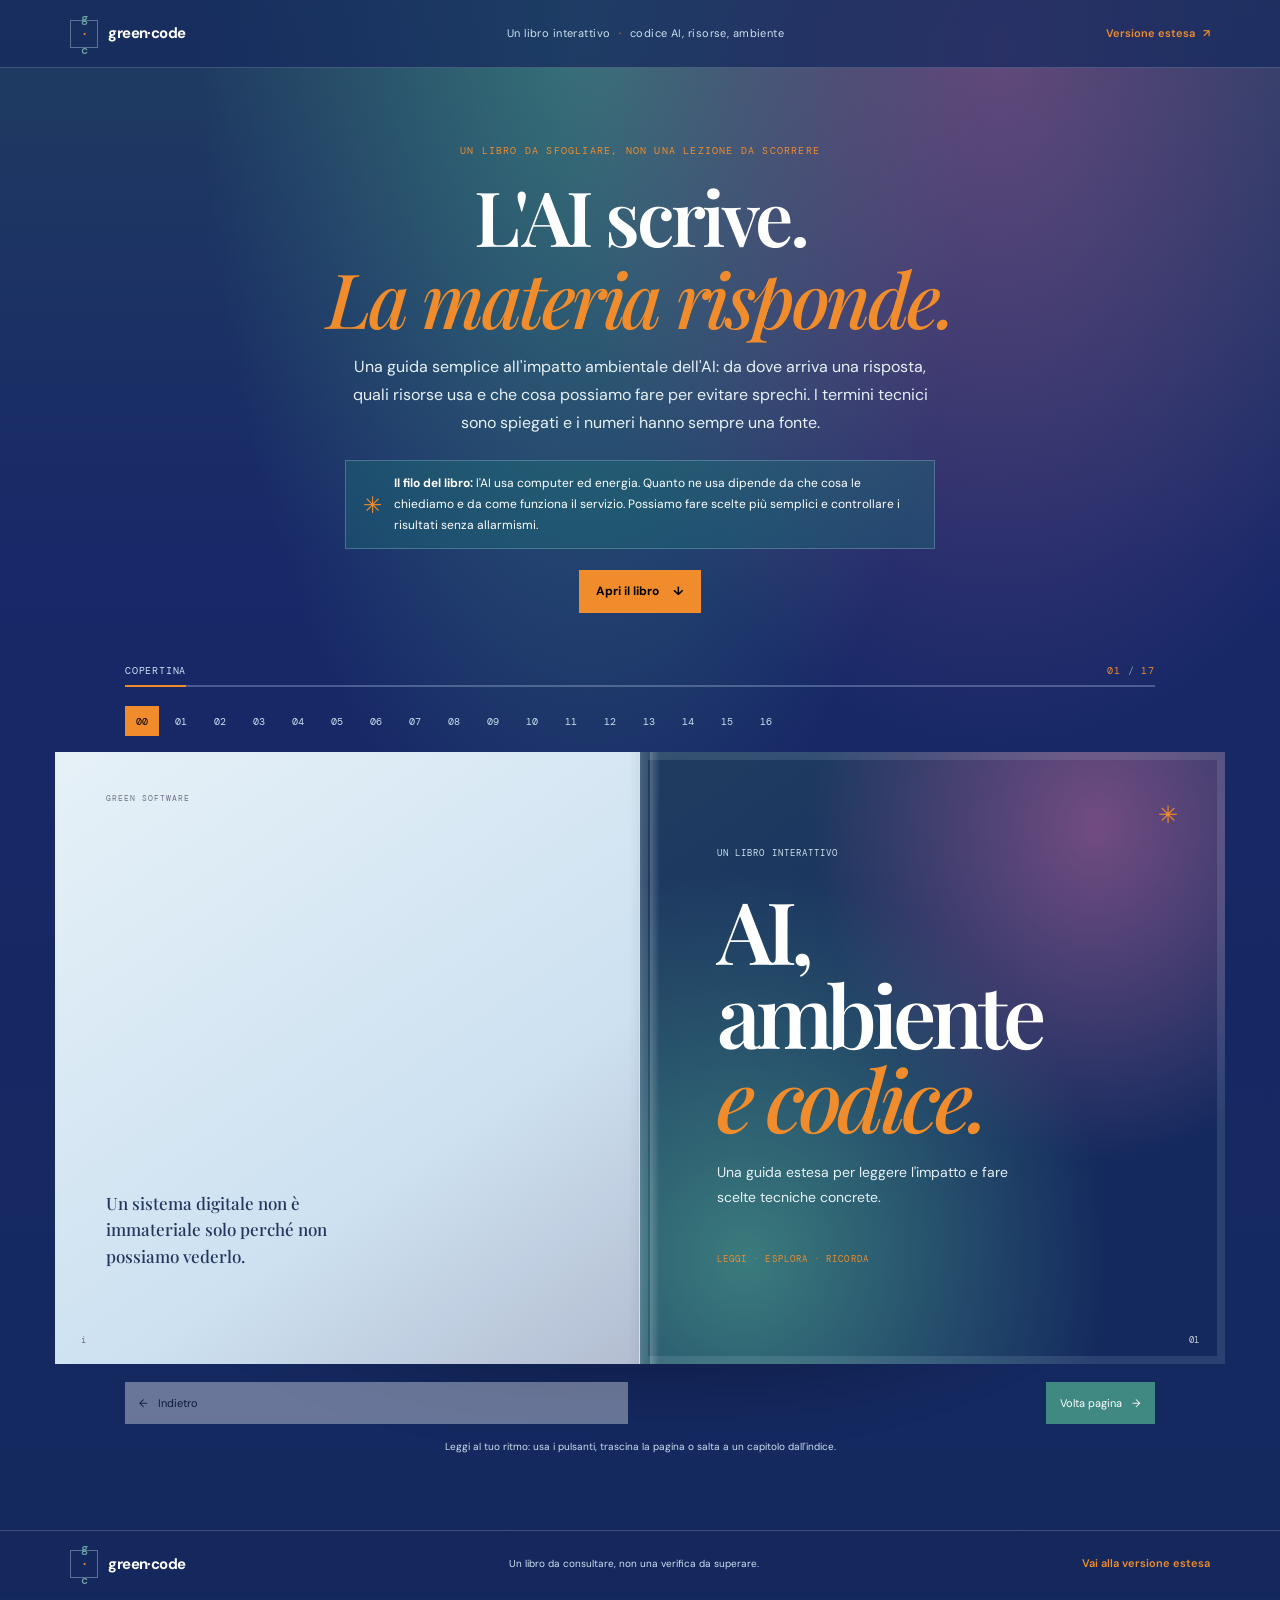
<file: public/index.html>
<!DOCTYPE html>
<html lang="it">
<head>
  <meta charset="UTF-8">
  <meta name="viewport" content="width=device-width, initial-scale=1">
  <meta name="theme-color" content="#f4efe4">
  <meta name="description" content="Un e-book interattivo sull'impatto ambientale dell'AI: energia, infrastrutture, scelte tecniche, misurazione e regole.">
  <title>green·code — Un libro da sfogliare</title>
  <link rel="preconnect" href="https://fonts.googleapis.com">
  <link rel="preconnect" href="https://fonts.gstatic.com" crossorigin>
  <link href="https://fonts.googleapis.com/css2?family=DM+Mono:wght@400;500&family=DM+Sans:wght@400;500;600;700&family=Playfair+Display:wght@500;600;700&display=swap" rel="stylesheet">
  <link rel="stylesheet" href="book.css">
  <script defer src="book.js"></script>
</head>
<body>
  <header class="reader-bar">
    <a class="brand" href="#libro" aria-label="green code, torna al libro"><span class="brand-mark">g<span>·</span>c</span><span class="brand-name">green·code</span></a>
    <p class="reader-edition">Un libro interattivo <span>·</span> codice AI, risorse, ambiente</p>
    <a class="deep-link" href="talk.html">Versione estesa <span aria-hidden="true">↗</span></a>
  </header>

  <main id="libro">
    <section class="reading-intro" aria-labelledby="book-title">
      <p class="eyebrow">Un libro da sfogliare, non una lezione da scorrere</p>
      <h1 id="book-title">L'AI scrive.<br><em>La materia risponde.</em></h1>
      <p class="intro-copy">Una guida semplice all'impatto ambientale dell'AI: da dove arriva una risposta, quali risorse usa e che cosa possiamo fare per evitare sprechi. I termini tecnici sono spiegati e i numeri hanno sempre una fonte.</p>
        <div class="reader-promise"><span class="promise-icon" aria-hidden="true">✳</span><p><b>Il filo del libro:</b> l'AI usa computer ed energia. Quanto ne usa dipende da che cosa le chiediamo e da come funziona il servizio. Possiamo fare scelte più semplici e controllare i risultati senza allarmismi.</p></div>
      <button class="start-reading" type="button" data-go-to="0">Apri il libro <span aria-hidden="true">↓</span></button>
    </section>

    <section class="reader" aria-label="Lettore del libro">
      <div class="reader-status">
        <p class="current-chapter" id="current-chapter">Copertina</p>
        <p class="page-counter" aria-live="polite"><span id="current-page">01</span><span class="counter-divider">/</span><span id="total-pages">17</span></p>
      </div>
      <div class="reading-track" role="progressbar" aria-label="Avanzamento nel libro" aria-valuemin="1" aria-valuemax="17" aria-valuenow="1" id="reading-progress"><span id="reading-progress-fill"></span></div>

      <nav class="chapter-index" aria-label="Indice: scegli una pagina">
        <button type="button" data-go-to="0" aria-label="Vai alla copertina" aria-current="page">00</button>
        <button type="button" data-go-to="1" aria-label="Vai a: La domanda scomoda">01</button>
        <button type="button" data-go-to="2" aria-label="Vai a: Il ciclo di vita dell'AI">02</button>
        <button type="button" data-go-to="3" aria-label="Vai a: Dove si consuma davvero">03</button>
        <button type="button" data-go-to="4" aria-label="Vai a: Leggere i numeri">04</button>
        <button type="button" data-go-to="5" aria-label="Vai a: Elettricità e uso che cresce">05</button>
        <button type="button" data-go-to="6" aria-label="Vai a: Acqua, computer e materiali">06</button>
        <button type="button" data-go-to="7" aria-label="Vai a: Le leve dello sviluppatore">07</button>
        <button type="button" data-go-to="8" aria-label="Vai a: Scegliere il modello giusto">08</button>
        <button type="button" data-go-to="9" aria-label="Vai a: Inviare solo ciò che serve">09</button>
        <button type="button" data-go-to="10" aria-label="Vai a: Rendere il modello più semplice">10</button>
        <button type="button" data-go-to="11" aria-label="Vai a: Quante persone usano il servizio">11</button>
        <button type="button" data-go-to="12" aria-label="Vai a: Dove e quando eseguire">12</button>
        <button type="button" data-go-to="13" aria-label="Vai a: Dare informazioni al modello">13</button>
        <button type="button" data-go-to="14" aria-label="Vai a: Misurare con strumenti">14</button>
        <button type="button" data-go-to="15" aria-label="Vai a: AI per l'ambiente e regole">15</button>
        <button type="button" data-go-to="16" aria-label="Vai a: Checklist e domande">16</button>
      </nav>

      <div class="book-scene" id="book-scene">
        <div class="book-shadow" aria-hidden="true"></div>
        <div class="book" id="book">
          <section class="spread spread-cover is-current" data-page="0" data-title="Copertina" aria-label="Copertina">
            <div class="book-page left-page cover-back">
              <span class="running-title">GREEN SOFTWARE</span>
              <p class="cover-back-note">Un sistema digitale non è immateriale solo perché non possiamo vederlo.</p>
              <span class="page-number">i</span>
            </div>
            <article class="book-page right-page cover-front">
              <span class="cover-series">UN LIBRO INTERATTIVO</span>
              <span class="cover-asterisk" aria-hidden="true">✳</span>
              <h2>AI,<br>ambiente<br><em>e codice.</em></h2>
              <p class="cover-subtitle">Una guida estesa per leggere l'impatto e fare scelte tecniche concrete.</p>
              <span class="cover-byline">LEGGI · ESPLORA · RICORDA</span>
              <span class="page-number">01</span>
            </article>
          </section>

          <section class="spread" data-page="1" data-title="La domanda scomoda">
            <aside class="book-page left-page">
              <span class="running-title">LA DOMANDA SCOMODA</span>
              <span class="margin-note">Una risposta senza scorciatoie</span>
              <p class="side-quote">Quanta energia usa una richiesta all'AI rispetto a una ricerca online o a un video?</p>
              <div class="bookmark-note"><span>Segnalibro</span><b>La risposta è “dipende”. Vediamo da cosa.</b></div>
              <span class="page-number">02</span>
            </aside>
            <article class="book-page right-page">
              <span class="chapter-label">01 · LA DOMANDA SCOMODA</span>
              <h2>Quanto costa una richiesta AI<br><em>rispetto a una ricerca o a un video?</em></h2>
              <p class="dropcap">È una comparazione concreta, ma non esiste un numero valido per ogni caso. Una richiesta a un modello cambia con la sua dimensione, il testo inviato, la lunghezza della risposta, il server e il metodo di misura. Anche una ricerca web e un video dipendono da rete, dispositivo, qualità e durata. Se i confini non coincidono, i numeri non sono direttamente confrontabili.</p>
              <p>Vedremo che cosa succede prima e dopo una domanda all'AI, quali computer entrano in gioco e come evitare richieste inutili. Quando incontrerai un numero, troverai la fonte e una spiegazione di che cosa descrive. Se un dato non è sicuro, lo diremo chiaramente.</p>
              <div class="three-questions" aria-label="Tre domande da ricordare">
                <div><span>01</span><b>Quale compito?</b><small>Sappiamo che cosa chiediamo e che cosa vogliamo ottenere?</small></div>
                <div><span>02</span><b>Quali parti?</b><small>La risposta, i computer pronti o anche la loro produzione?</small></div>
                <div><span>03</span><b>Quale prova?</b><small>Fonte, metodo e incertezza sono dichiarati?</small></div>
              </div>
              <p class="pencil-note">La risposta dipende: il resto del libro serve a trasformare quel “dipende” in domande e misure utili.</p>
              <span class="page-number">03</span>
            </article>
          </section>

          <section class="spread" data-page="2" data-title="Il ciclo di vita dell'AI">
            <aside class="book-page left-page">
              <span class="running-title">IL CICLO DI VITA</span>
              <span class="margin-note">Cinque parole essenziali</span>
              <dl class="mini-glossary">
                <div><dt>Dati</dt><dd>Raccolti, selezionati e preparati prima di addestrare il modello.</dd></div>
                <div><dt>Addestramento</dt><dd>Preparare il modello prima che risponda alle persone.</dd></div>
                <div><dt>Adattamento</dt><dd>Preparare ancora il modello per un compito specifico.</dd></div>
                <div><dt>Risposta</dt><dd>Il lavoro dei computer quando arriva una domanda.</dd></div>
              </dl>
              <p class="side-footnote">Preparare un modello e usarlo per rispondere sono fasi diverse.</p>
              <span class="page-number">04</span>
            </aside>
            <article class="book-page right-page">
              <span class="chapter-label">02 · IL CICLO DI VITA DELL'AI</span>
              <h2>Il modello non nasce<br><em>quando fai una domanda.</em></h2>
              <p>Prima di poter rispondere, il modello viene preparato usando molti esempi. Chiamiamo questa fase <b>addestramento</b>. Non avviene ogni volta che facciamo una domanda. Quando scriviamo, i computer usano il modello già pronto per preparare una risposta.</p>
              <p>È un po' come una cucina: prima si prepara e si attrezza il locale, poi si prepara ogni piatto quando arriva un ordine. Il servizio AI ha un lavoro fatto prima e un lavoro ripetuto a ogni richiesta. Per questo le stime devono spiegare che cosa includono.</p>
              <div class="message-journey" aria-label="Viaggio della richiesta">
                <div><span class="journey-number">1</span><b>Preparazione</b><small>Insegnare al modello prima dell'uso.</small></div>
                <i aria-hidden="true">→</i>
                <div><span class="journey-number">2</span><b>Servizio</b><small>Risorse pronte a ricevere richieste.</small></div>
                <i aria-hidden="true">→</i>
                <div><span class="journey-number">3</span><b>Risposta</b><small>I computer lavorano alla domanda.</small></div>
              </div>
              <div class="remember-box"><b>Ricorda</b> Preparare il modello e rispondere alle domande sono due lavori diversi. Quando si mostra un numero, bisogna dire quale dei due è contato.</div>
              <span class="page-number">05</span>
            </article>
          </section>

          <section class="spread" data-page="3" data-title="Dove si consuma davvero">
            <aside class="book-page left-page">
              <span class="running-title">IL LAVORO DEL SERVIZIO AI</span>
              <span class="margin-note">Prima, durante e dopo</span>
              <ol class="life-steps">
                <li><span>01</span><div><b>Preparare</b><small>Dati e addestramento</small></div></li>
                <li><span>02</span><div><b>Tenere pronto</b><small>Servizio e memoria</small></div></li>
                <li><span>03</span><div><b>Rispondere</b><small>Il lavoro per ogni risposta</small></div></li>
                <li><span>04</span><div><b>Costruire e sostituire</b><small>Computer e materiali</small></div></li>
              </ol>
              <span class="page-number">06</span>
            </aside>
            <article class="book-page right-page">
              <span class="chapter-label">03 · DOVE SI CONSUMA DAVVERO</span>
              <h2>Una richiesta è solo<br><em>una parte del sistema.</em></h2>
              <p>Le risposte vengono preparate da computer in grandi edifici chiamati <b>data center</b>. Questi edifici usano elettricità e hanno bisogno di raffreddamento. Alcuni computer possono restare pronti anche quando non stanno rispondendo a una domanda.</p>
              <p>Anche costruire i computer richiede materiali ed energia. Questo lavoro avviene prima che il servizio venga usato e non si vede guardando una singola risposta. Se tante persone usano lo stesso modello, il lavoro ripetuto per rispondere può diventare importante; quanto pesa rispetto alla sua preparazione dipende dal servizio.</p>
              <div class="analogy"><span class="analogy-label">Un paragone utile</span><p>Un negozio usa energia per tenere aperte le luci, per servire ogni cliente e per costruire e attrezzare il locale. Un servizio AI ha costi simili: tenerlo pronto, rispondere e costruire i computer.</p></div>
              <p class="pencil-note">Chi sviluppa può evitare richieste inutili e chiedere al fornitore informazioni su dove e come funziona il servizio.</p>
              <span class="page-number">07</span>
            </article>
          </section>

          <section class="spread" data-page="4" data-title="Leggere i numeri">
            <aside class="book-page left-page">
              <span class="running-title">ORDINI DI GRANDEZZA</span>
              <span class="margin-note">Non mescolare le scale</span>
              <p class="side-quote">Una richiesta e un intero data center sono unità diverse.</p>
              <div class="not-equals"><span>Wh</span><b>≠</b><span>TWh</span></div>
              <p class="side-footnote">Confronta numeri che descrivono le stesse cose.</p>
              <span class="page-number">08</span>
            </aside>
            <article class="book-page right-page">
              <span class="chapter-label">04 · LEGGERE I NUMERI</span>
              <h2>Un numero piccolo.<br><em>Un sistema molto grande.</em></h2>
              <p>Per una singola attività si usano unità piccole come Wh; per un intero settore si usano unità enormi come TWh. L'<a href="https://www.iea.org/reports/energy-and-ai" target="_blank" rel="noreferrer">IEA</a> stima che tutti i data center del mondo abbiano usato circa <b>415 TWh</b> nel 2024. È una stima per i data center nel loro insieme, non per l'AI soltanto. Il rapporto del 2025 prevede una possibile crescita, ma non è una certezza.</p>
              <p>Negli Stati Uniti, <a href="https://www.energy.gov/articles/doe-releases-new-report-evaluating-increase-electricity-demand-data-centers" target="_blank" rel="noreferrer">LBNL/DOE</a> stima circa <b>176 TWh</b> per i data center nel 2023. Le previsioni future sono molto diverse tra loro. Sono numeri di un paese e di anni diversi: non vanno sommati al dato mondiale.</p>
              <div class="curve-legend">
                <div><b>0,10 Wh</b><span>Stima Google · per una richiesta</span></div>
                <div><b>0,24 Wh</b><span>Stima Google · più parti incluse</span></div>
                <div><b>0,002–2,9 kWh</b><span>Studio · attività molto diverse</span></div>
                <div><b>MWh</b><span>Addestramento · caso da verificare</span></div>
                <div><b>415 TWh</b><span>Data center · mondo, 2024</span></div>
              </div>
              <div class="remember-box"><b>Attenzione al confronto</b> I numeri in pagina provengono da studi diversi e descrivono attività diverse. Non dicono quanto consuma ogni domanda AI. Prima di usarli, controlla la fonte e che cosa ha contato; per l'addestramento usa solo un caso documentato.</div>
              <span class="page-number">09</span>
            </article>
          </section>

          <section class="spread" data-page="5" data-title="Intensità carbonica ed effetto rimbalzo">
            <aside class="book-page left-page">
              <span class="running-title">UN NUMERO DICE CHE COSA HA CONTATO</span>
              <span class="margin-note">Lo stesso calcolo, reti diverse</span>
              <div class="set-sketch" aria-hidden="true">
                <div class="set-chip">energia per il compito</div>
                <div class="set-chip">intensità della rete</div>
                <div class="set-chip set-repeat">emissioni diverse <span>stesso servizio</span></div>
              </div>
              <p class="side-quote">La stessa elettricità può avere effetti diversi sul clima.</p>
              <span class="page-number">10</span>
            </aside>
            <article class="book-page right-page">
              <span class="chapter-label">05 · ELETTRICITÀ E USO CHE CRESCE</span>
              <h2>Conta dove si usa l'elettricità.<br><em>E quante volte usiamo l'AI.</em></h2>
              <p>Usare elettricità produce emissioni diverse a seconda di come quell'elettricità è stata generata. Perciò la stessa attività può avere un impatto diverso in due luoghi o in due momenti. Sapere quanta elettricità è stata usata non basta per sapere quante emissioni ne sono derivate.</p>
              <pre class="code-block"><code>effetto sul clima = elettricità usata + modo in cui è stata prodotta</code></pre>
              <p>Due stime possono essere diverse perché una conta solo il computer che risponde, mentre l'altra include anche altri computer e il raffreddamento. Prima di dire che una è sbagliata, controlliamo che cosa ha contato.</p>
              <div class="remember-box"><b>Se usare l'AI diventa più facile</b> Quando un servizio costa meno o risponde più in fretta, potremmo usarlo più spesso. Il risparmio per ogni domanda potrebbe essere compensato da tante domande in più. Per questo è utile guardare sia il singolo uso sia il totale.</div>
              <p>In alcuni casi, anche il luogo e l'ora in cui si usa l'elettricità possono fare differenza. Per dirlo con certezza servono dati aggiornati della rete; altrimenti non diamo un numero preciso.</p>
              <span class="page-number">11</span>
            </article>
          </section>

          <section class="spread" data-page="6" data-title="Acqua, computer e materiali">
            <aside class="book-page left-page">
              <span class="running-title">IMPATTI LOCALI E GLOBALI</span>
              <span class="margin-note">Non solo carbonio</span>
              <div class="unit-card"><b>H₂O</b><span>Acqua</span><small>diretta e indiretta</small></div>
              <div class="unit-card"><b>PC</b><span>Computer</span><small>materiali e fine vita</small></div>
              <p class="side-quote">Il luogo e le risorse contano insieme.</p>
              <span class="page-number">12</span>
            </aside>
            <article class="book-page right-page">
              <span class="chapter-label">06 · ACQUA, COMPUTER E MATERIALI</span>
              <h2>Il calcolo ha un luogo.<br><em>E anche una filiera.</em></h2>
              <p>I data center possono usare acqua per raffreddare i computer. Anche produrre elettricità può richiedere acqua. L'effetto dipende dal luogo: la stessa quantità può pesare di più dove l'acqua è scarsa. Le diverse tecniche di raffreddamento usano risorse diverse, quindi non c'è una soluzione migliore ovunque.</p>
              <p>Per costruire i computer servono materiali, fabbriche e trasporti. I computer si riparano, si sostituiscono e alla fine diventano rifiuti. Questi effetti non si vedono contando soltanto l'elettricità usata per una risposta.</p>
              <div class="equation-card" aria-label="Gli impatti locali dipendono da acqua, rete elettrica, hardware e territorio">
                <span>Acqua</span><i aria-hidden="true">+</i><span>Rete e calore</span><i aria-hidden="true">+</i><b>Hardware e territorio</b>
              </div>
              <p><a href="https://cloud.google.com/blog/products/infrastructure/measuring-the-environmental-impact-of-ai-inference" target="_blank" rel="noreferrer">Google ha stimato nel 2025</a> 0,26 mL d'acqua per una richiesta testuale mediana al proprio modello Gemini. È un dato pubblicato dall'azienda stessa, senza un intervallo indipendente: non vale per tutti i modelli e non ci dice se l'acqua scarseggia nel luogo in cui si trova il data center.</p>
              <span class="page-number">13</span>
            </article>
          </section>

          <section class="spread" data-page="7" data-title="Le leve dello sviluppatore">
            <aside class="book-page left-page">
              <span class="running-title">DECISIONI DI PROGETTO</span>
              <span class="margin-note">Dal bisogno al ciclo di vita</span>
              <ul class="impact-list">
                <li><b>Necessità</b><span>Serve davvero un modello AI?</span></li>
                <li><b>Modello</b><span>Qual è il minimo sufficiente?</span></li>
                <li><b>Risposte</b><span>Chiedi solo quello che serve.</span></li>
                <li><b>Informazioni</b><span>Non inviare cose inutili.</span></li>
              </ul>
              <p class="side-footnote">Confronta la risposta, il tempo d'attesa e le risorse.</p>
              <span class="page-number">14</span>
            </aside>
            <article class="book-page right-page">
              <span class="chapter-label">07 · SCELTE DI CHI SVILUPPA</span>
              <h2>Prima riduci il lavoro inutile.<br><em>Poi ottimizza ciò che resta.</em></h2>
              <p>Prima di tutto, chiediti se serve un modello AI. Per controllare se un'email è già nell'elenco, basta una regola nel programma. Se l'AI serve davvero, prova un modello più semplice e controlla che risponda bene.</p>
              <div class="boundary-check">
                <h3>Sette idee per evitare sprechi</h3>
                <ol>
                  <li><b>Evita:</b> verifica se basta una regola o un programma semplice.</li>
                  <li><b>Scegli:</b> usa un modello piccolo o specializzato se supera i test.</li>
                  <li><b>Semplifica:</b> chiedi solo la risposta che ti serve.</li>
                  <li><b>Organizza:</b> cerca prima i documenti utili.</li>
                  <li><b>Evita ripetizioni:</b> riusa risposte valide e ferma i tentativi.</li>
                  <li><b>Scegli il momento:</b> rimanda i lavori non urgenti, se possibile.</li>
                  <li><b>Spegni:</b> non lasciare computer accesi senza motivo.</li>
                </ol>
              </div>
              <p class="pencil-note">Confronta lo stesso compito: la risposta è giusta? Quanto aspetta la persona? Quante volte bisogna riprovare?</p>
              <span class="page-number">15</span>
            </article>
          </section>

          <section class="spread" data-page="8" data-title="Scegliere il modello giusto">
            <aside class="book-page left-page">
              <span class="running-title">UN AIUTO ADATTO AL COMPITO</span>
              <span class="margin-note">Prima scegli il tipo di problema</span>
              <ol class="choice-ladder">
                <li><span>A</span><div><b>Regola o programma</b><small>Compito preciso e ripetuto.</small></div></li>
                <li><span>B</span><div><b>Modello mirato</b><small>Compito ristretto e misurabile.</small></div></li>
                <li><span>C</span><div><b>Modello generalista</b><small>Richiesta complessa e aperta.</small></div></li>
              </ol>
              <p class="side-footnote">È una lista di opzioni da provare, non una classifica universale.</p>
              <span class="page-number">16</span>
            </aside>
            <article class="book-page right-page">
              <span class="chapter-label">08 · SCEGLIERE IL MODELLO GIUSTO</span>
              <h2>La capacità adeguata<br><em>è quella sufficiente.</em></h2>
              <p>Per un compito semplice, come trovare email già presenti in un elenco, basta una regola nel programma. Se invece il compito richiede di capire o riassumere un testo, un modello AI può essere utile. In quel caso prova prima un modello più piccolo: potrebbe bastare.</p>
              <p>Per scegliere, fai provare ai modelli lo stesso compito e controlla le risposte. Un modello che costa meno ma sbaglia spesso può richiedere molte correzioni. Un modello sul tuo computer e uno usato online hanno vantaggi diversi: nessuno è sempre la scelta migliore.</p>
              <div class="choice-test" id="choice-test">
                <p><b>Prova a scegliere:</b> il programma deve trovare email duplicate nel registro.</p>
                <div class="choice-buttons" role="group" aria-label="Scegli una soluzione per trovare email duplicate">
                  <button type="button" data-choice="rules">Una regola nel programma</button>
                  <button type="button" data-choice="small">Un modello mirato</button>
                  <button type="button" data-choice="large">Un modello generalista</button>
                </div>
                <p class="choice-feedback" id="choice-feedback" aria-live="polite">Scegli un'opzione per vedere quale approccio è proporzionato a questo esempio e perché.</p>
              </div>
              <p class="pencil-note">Puoi usare l'AI per scrivere la funzione e scegliere comunque una regola semplice per eseguirla.</p>
              <span class="page-number">17</span>
            </article>
          </section>

          <section class="spread" data-page="9" data-title="Domande, informazioni e riuso">
            <aside class="book-page left-page">
              <span class="running-title">CONTESTO MIRATO</span>
              <span class="margin-note">Taglia il lavoro ripetuto</span>
              <div class="next-word-sketch" aria-label="Esempio illustrativo di continuazioni possibili">
                <span>Prima · invia tutto</span>
                <div><b>file pertinenti</b><small>contesto essenziale</small></div>
                <div><b>cache valida</b><small>riusa ciò che non cambia</small></div>
              </div>
              <p class="side-quote">Meno contesto superfluo, meno chiamate ridondanti.</p>
              <span class="page-number">20</span>
            </aside>
            <article class="book-page right-page">
              <span class="chapter-label">09 · DOMANDE, INFORMAZIONI E RIUSO</span>
              <h2>Invia le informazioni utili.<br><em>Non tutto il resto.</em></h2>
              <p>Una domanda può essere accompagnata da molto altro testo, come istruzioni, documenti e messaggi precedenti. Seleziona solo le parti che servono. Così il computer deve leggere meno informazioni; controlla però che il modello riesca ancora a rispondere bene.</p>
              <p>Se fai spesso la stessa domanda, potresti riutilizzare una risposta già data, purché sia ancora corretta. Se un programma automatico continua a fare domande al modello, stabilisci quando deve fermarsi: senza un limite potrebbe riprovare molte volte.</p>
              <div class="example-split">
                <article><b>Prima</b><p>Inviare tutti i documenti e ripetere la domanda.</p></article>
                <article><b>Dopo</b><p>Inviare solo il documento utile e fermarsi quando la risposta è corretta.</p></article>
              </div>
              <div class="remember-box"><b>Effetto atteso</b> Meno testo e meno domande ripetute possono ridurre costo e attesa. Controlla che le risposte riutilizzate siano ancora aggiornate.</div>
              <span class="page-number">21</span>
            </article>
          </section>

          <section class="spread" data-page="10" data-title="Rendere il modello più semplice">
            <aside class="book-page left-page">
              <span class="running-title">SEMPLIFICARE IL LAVORO</span>
              <span class="margin-note">Una prova per ogni tecnica</span>
              <ol class="test-cases">
                <li><span>01</span><div><b>Modello più leggero</b><small>Controllare che risponda bene.</small></div></li>
                <li><span>02</span><div><b>Più richieste insieme</b><small>Controllare i tempi di attesa.</small></div></li>
                <li><span>03</span><div><b>Risposta breve</b><small>Chiedere solo il necessario.</small></div></li>
                <li><span>04</span><div><b>Riutilizzare risposte</b><small>Controllare che siano aggiornate.</small></div></li>
                <li><span>05</span><div><b>Provare con più persone</b><small>Controllare ritardi ed errori.</small></div></li>
              </ol>
              <span class="page-number">22</span>
            </aside>
            <article class="book-page right-page">
              <span class="chapter-label">10 · RENDERE IL MODELLO PIÙ SEMPLICE</span>
              <h2>Riduci il calcolo<br><em>senza perdere il risultato.</em></h2>
              <p>Un modo per alleggerire un modello è semplificare i calcoli che fa. Un altro è riunire più domande e farle elaborare insieme. Queste tecniche possono aiutare i computer a lavorare meglio, ma a volte fanno aspettare di più o peggiorano le risposte. Un consiglio semplice è chiedere solo una risposta lunga quanto serve.</p>
              <div class="test-pyramid">
                <div><span>01</span><p><b>Qualità</b><small>Il compito riesce ancora?</small></p></div>
                <div><span>02</span><p><b>Attesa</b><small>Quanto aspetta la persona?</small></p></div>
                <div><span>03</span><p><b>Energia e memoria</b><small>Quali componenti misuri?</small></p></div>
                <div><span>04</span><p><b>Più persone</b><small>Che cosa cambia se crescono?</small></p></div>
              </div>
              <p>Prova ogni cambiamento sullo stesso compito. Controlla che la risposta resti corretta e che le persone non debbano aspettare molto di più. Se il sistema sbaglia o rallenta, il cambiamento non è un miglioramento.</p>
              <div class="remember-box"><b>Prova a ricordare</b> Risparmiare è utile solo se il risultato resta buono e arriva in tempo.</div>
              <span class="page-number">23</span>
            </article>
          </section>

          <section class="spread" data-page="11" data-title="Quante persone usano il servizio">
            <aside class="book-page left-page">
              <span class="running-title">QUANDO IL PRODOTTO CRESCE</span>
              <span class="margin-note">Il conto cambia con il pubblico</span>
              <div class="scale-equation"><span>utenti</span><b>×</b><span>azioni per utente</span><b>×</b><span>tentativi</span><strong>= chiamate totali</strong></div>
              <div class="growth-note"><b>Attenzione al moltiplicatore</b><p>Una richiesta rara e una funzione usata centinaia di volte al giorno non sono lo stesso scenario di prodotto.</p></div>
              <span class="page-number">24</span>
            </aside>
            <article class="book-page right-page">
              <span class="chapter-label">11 · QUANTE PERSONE USANO IL SERVIZIO</span>
              <h2>Una domanda oggi.<br><em>Tante domande in un mese.</em></h2>
              <p>Se 30 persone usano una funzione 20 volte al giorno e fanno in media 2 domande per completare il compito, sono 1.200 domande al giorno. Se ogni domanda contiene circa 1.450 piccoli pezzi di testo, il totale è 1.740.000 pezzi. È un esempio per capire come il numero cresce: non misura l'elettricità.</p>
              <p>Se il modello deve usare documenti, possiamo cercare prima le pagine utili e inviargliele, invece di inviare ogni volta tutto. Se le informazioni cambiano spesso, questo può essere più pratico che preparare di nuovo il modello. La scelta dipende da quanto spesso cambiano i documenti e da quanto bene il sistema risponde.</p>
              <div class="usage-explorer">
                <label for="users-slider">Persone che usano la funzione <output id="users-value" for="users-slider">30</output></label>
                <input id="users-slider" type="range" min="1" max="200" value="30">
                <label for="actions-slider">Compiti per persona al giorno <output id="actions-value" for="actions-slider">20</output></label>
                <input id="actions-slider" type="range" min="1" max="100" value="20">
                <div class="usage-results" aria-live="polite">
                  <p><span>Chiamate, con 2 tentativi medi</span><b id="usage-calls">1.200</b></p>
                  <p><span>Pezzi di testo elaborati, in questo esempio</span><b id="usage-tokens">1.740.000</b></p>
                </div>
                <p class="small-caveat">Esempio di volume basato su ipotesi modificabili: non è un contatore dell'energia usata.</p>
              </div>
              <p>Sposta i cursori e guarda che cosa succede quando aumentano le persone o le domande. Il conteggio mostra quante richieste e quante parole elaborate ci possono essere; non misura l'elettricità. Per sapere quale soluzione conviene, confronta risposte corrette e tempi d'attesa.</p>
              <span class="page-number">25</span>
            </article>
          </section>

          <section class="spread" data-page="12" data-title="Dove e quando eseguire">
            <aside class="book-page left-page">
              <span class="running-title">LOCALITÀ E CICLO DI VITA</span>
              <span class="margin-note">Sposta il carico solo se ha senso</span>
              <ul class="impact-list">
                <li><b>Regione</b><span>Quale mix elettrico e quali vincoli?</span></li>
                <li><b>Orario</b><span>Il lavoro può aspettare?</span></li>
                <li><b>Risultati salvati</b><span>Si può riusare il lavoro svolto?</span></li>
                <li><b>Risorse</b><span>Spegni ciò che resta inattivo.</span></li>
              </ul>
              <div class="growth-note"><b>Scegliere quando lavorare</b><p>Un'attività non urgente può aspettare un momento più adatto.</p></div>
              <span class="page-number">26</span>
            </aside>
            <article class="book-page right-page">
              <span class="chapter-label">12 · DOVE E QUANDO ESEGUIRE</span>
              <h2>Se il lavoro può aspettare,<br><em>scegli il momento e il luogo.</em></h2>
              <p>Se un lavoro non è urgente, a volte si può scegliere di farlo in un altro momento o in un altro luogo. Questo può ridurre le emissioni, cioè l'inquinamento legato all'elettricità usata, ma servono dati per esserne sicuri. Non è adatto a una risposta che deve arrivare subito.</p>
              <p>Quando un computer o un programma non serve, spegnilo. Evita di ripetere lavori già fatti senza motivo. Queste scelte semplici aiutano a non sprecare risorse.</p>
              <div class="remember-box"><b>Prima di spostare un'attività</b> Controlla che possa aspettare e chiedi se il nuovo luogo o momento riduce davvero l'impatto.</div>
              <span class="page-number">27</span>
            </article>
          </section>

          <section class="spread" data-page="13" data-title="Dare informazioni al modello">
            <aside class="book-page left-page">
              <span class="running-title">SCELTE DI ARCHITETTURA</span>
              <span class="margin-note">Confronta il ciclo di vita</span>
              <ol class="lab-checklist">
                <li>Domanda e informazioni inviate</li>
                <li>Documenti indicizzati</li>
                <li>Preparazione aggiuntiva</li>
                <li>Qualità e tempo di risposta</li>
                <li>Manutenzione nel tempo</li>
              </ol>
              <p class="side-footnote">Scegli in base al bisogno, non alla moda tecnica.</p>
              <span class="page-number">28</span>
            </aside>
            <article class="book-page right-page">
              <span class="chapter-label">13 · DARE INFORMAZIONI AL MODELLO</span>
              <h2>Tre modi per dare informazioni<br><em>al modello.</em></h2>
              <p>Possiamo scrivere istruzioni nella domanda, cercare nei documenti e mostrare al modello solo le pagine utili, oppure preparare il modello per un compito preciso. La scelta dipende da una domanda semplice: le informazioni cambiano spesso oppure no?</p>
              <div class="benchmark-cards">
                <article><span>1 · ISTRUZIONI</span><p>Informazioni ripetute e costo per ogni richiesta.</p></article>
                <article><span>2 · CERCA</span><p>Trova i documenti utili al momento della domanda.</p></article>
                <article><span>3 · PREPARA</span><p>Insegna al modello un compito che cambia poco.</p></article>
                <article><span>4 · CONFRONTA</span><p>Qualità, energia, tempo di risposta e costi di manutenzione.</p></article>
              </div>
              <p>Se i documenti cambiano spesso, cercare le pagine aggiornate può essere più semplice che preparare di nuovo il modello. Se il modello deve svolgere sempre lo stesso compito, può avere senso adattarlo. Ogni soluzione ha costi diversi: scegli quella che funziona meglio per il tuo caso.</p>
              <div class="remember-box"><b>Confronto corretto</b> Prova le soluzioni sullo stesso compito e controlla quale dà risposte migliori con meno passaggi.</div>
              <span class="page-number">29</span>
            </article>
          </section>

          <section class="spread" data-page="14" data-title="Misurare con strumenti">
            <aside class="book-page left-page">
              <span class="running-title">MISURARE IL SOFTWARE</span>
              <span class="margin-note">Misurato non significa completo</span>
              <div class="claim-card">
                <span>Strumenti open source</span>
                <b>CodeCarbon · Green Algorithms · ML.ENERGY</b>
              </div>
              <div class="claim-arrow">↓</div>
              <div class="claim-card claim-check">
                <span>Confronta risorse e risultato</span>
                <b>Quanto serve per un compito riuscito?</b>
              </div>
              <p class="side-footnote">Dì che cosa hai misurato e che cosa non puoi vedere.</p>
              <span class="page-number">30</span>
            </aside>
            <article class="book-page right-page">
              <span class="chapter-label">14 · MISURARE CON STRUMENTI SEMPLICI</span>
              <h2>Misurare aiuta a scegliere.<br><em>Ma non possiamo vedere tutto.</em></h2>
              <p>Strumenti come CodeCarbon, Green Algorithms e ML.ENERGY/Zeus possono aiutare a stimare o misurare l'elettricità usata da un computer durante una prova. Ogni strumento ha dei limiti e non mostra automaticamente il consumo dei server di un'azienda esterna. Prima di usarne uno, controlla che cosa misura.</p>
              <div class="source-questions">
                <p><b>1</b><span>Elettricità usata.</span></p>
                <p><b>2</b><span>Come è stata prodotta l'elettricità.</span></p>
                <p><b>3</b><span>Impatto dei computer costruiti.</span></p>
                <p><b>4</b><span>Un lavoro completato bene.</span></p>
              </div>
              <p>Una guida della Green Software Foundation propone un modo per confrontare le emissioni con il lavoro svolto: per esempio, quanta elettricità e quante emissioni servono per una risposta corretta. Se usi un servizio online, il fornitore potrebbe conoscere dati che tu non puoi vedere dal tuo computer. Se non li comunica, dì che non sono disponibili.</p>
              <div class="remember-box"><b>Demo consigliata</b> Fai svolgere lo stesso compito a un modello grande e a uno piccolo. Controlla quale risponde correttamente, quanto tempo impiega e quanta energia usa il computer, se puoi misurarla.</div>
              <span class="page-number">31</span>
            </article>
          </section>

          <section class="spread" data-page="15" data-title="AI per l'ambiente e regole">
            <aside class="book-page left-page">
              <span class="running-title">BENEFICI E RESPONSABILITÀ</span>
              <span class="margin-note">Misura il risultato netto</span>
              <dl class="project-notes">
                <div><dt>Energia</dt><dd>Domanda e produzione rinnovabile.</dd></div>
                <div><dt>Edifici</dt><dd>Raffreddamento e controllo.</dd></div>
                <div><dt>Ambiente</dt><dd>Monitoraggio e immagini.</dd></div>
                <div><dt>Beneficio</dt><dd>Che cosa succedeva prima?</dd></div>
                <div><dt>Regole</dt><dd>Chi deve rendicontare?</dd></div>
              </dl>
              <span class="page-number">32</span>
            </aside>
            <article class="book-page right-page">
              <span class="chapter-label">15 · AI PER L'AMBIENTE E REGOLE</span>
              <h2>L'AI può aiutare.<br><em>Controlliamo se funziona.</em></h2>
              <p>L'AI può aiutare a prevedere quanta energia servirà, regolare il riscaldamento di un edificio o osservare immagini della natura. Ma una previsione migliore non prova da sola che si risparmi energia: bisogna vedere che cosa è cambiato davvero.</p>
              <p>Google ha raccontato di aver usato l'AI per migliorare il raffreddamento di alcuni suoi data center. È un esempio pubblicato dall'azienda stessa e riguarda il raffreddamento, non tutto il consumo dell'edificio. È una possibilità, non una garanzia per ogni luogo.</p>
              <p>In Europa esistono regole che chiedono ad alcune aziende di spiegare il proprio impatto e di fornire informazioni sui modelli AI. Chi sviluppa può chiedere questi dati ai fornitori. Le regole cambiano: prima di presentarle, controlla le fonti ufficiali aggiornate.</p>
              <div class="remember-box"><b>Prima di dire «ha aiutato»</b> Confronta che cosa succedeva prima e dopo, e controlla se il risultato è davvero migliore.</div>
              <span class="page-number">33</span>
            </article>
          </section>

          <section class="spread" data-page="16" data-title="Checklist e domande">
            <aside class="book-page left-page last-page">
              <span class="running-title">DA PORTARE NEL TEAM</span>
              <span class="margin-note">Checklist in sei domande</span>
              <div class="three-questions recap-questions">
                <div><span>01</span><b>Serve davvero?</b></div>
                <div><span>02</span><b>Quale modello minimo?</b></div>
                <div><span>03</span><b>Lo misuro?</b></div>
              </div>
              <p class="side-quote">Né panico né indifferenza: misure e scelte proporzionate.</p>
              <span class="page-number">34</span>
            </aside>
            <article class="book-page right-page">
              <span class="chapter-label">16 · CHECKLIST E DOMANDE</span>
              <h2>Porta una domanda<br><em>al prossimo progetto.</em></h2>
              <p>Prima di integrare l'AI, fermati su sei domande. La risposta non deve essere perfetta al primo giorno, ma deve rendere esplicite le ipotesi, i dati ancora mancanti e chi può verificarli. Ripeti il confronto quando cambiano modello, volume, hardware o località.</p>
              <div class="boundary-check">
                <h3>Sei domande prima di decidere</h3>
                <ol>
                  <li><b>Mi serve davvero l'AI?</b> Posso risolvere il problema in modo più semplice?</li>
                  <li><b>Quale soluzione basta?</b> Ho provato un modello più piccolo?</li>
                  <li><b>Posso evitare ripetizioni?</b> Posso riusare una risposta ancora valida?</li>
                  <li><b>Dove gira?</b> I computer sono sul mio dispositivo o online?</li>
                  <li><b>Come controllo il risultato?</b> La risposta è corretta?</li>
                  <li><b>Che cosa non so?</b> Quali informazioni posso chiedere al fornitore?</li>
                </ol>
              </div>
              <div class="example-split">
                <article><b>Computer proprio o servizio online?</b><p>Il computer proprio dà più controllo; il servizio online evita di dover gestire il computer. Confronta privacy, velocità e risorse.</p></article>
                <article><b>Posso fare a meno dell'AI?</b><p>Sì, se una regola più semplice risolve il problema. In altri casi l'AI può essere utile.</p></article>
              </div>
              <div class="recall-card">
                <p class="recall-prompt" id="recall-prompt">Una domanda breve è sempre meglio? La quantità di testo dice quanta elettricità è stata usata?</p>
                <button class="reveal-answer" type="button" id="reveal-answer" aria-expanded="false" aria-controls="recall-answer">Gira il cartoncino <span aria-hidden="true">↻</span></button>
                <p class="recall-answer" id="recall-answer" hidden>Non sempre. Se una domanda breve non si capisce e bisogna ripeterla, si può finire per fare più lavoro. La quantità di testo non dice da sola quanta elettricità è stata usata.</p>
              </div>
              <p class="closing-line">Alla domanda iniziale — quanto costa una richiesta? — la risposta resta “dipende”. Ora sappiamo quali variabili controllare e quali scelte possiamo fare prima di avere il numero perfetto.</p>
              <a class="source-link" href="talk.html">Vuoi approfondire? Apri la guida estesa con fonti e spiegazioni <span aria-hidden="true">↗</span></a>
              <span class="page-number">35</span>
            </article>
          </section>

          <div class="page-turn" id="page-turn" aria-hidden="true"><div class="turn-face turn-front"></div><div class="turn-face turn-back"></div><span class="curl-highlight"></span></div>
        </div>
      </div>

      <div class="reader-controls">
        <button class="turn-button back-button" id="previous-page" type="button" aria-label="Sfoglia indietro" disabled><span aria-hidden="true">←</span><span>Indietro</span></button>
        <p class="keyboard-hint"></p>
        <button class="turn-button next-button" id="next-page" type="button" aria-label="Sfoglia avanti"><span>Volta pagina</span><span aria-hidden="true">→</span></button>
      </div>
      <p class="reader-endnote">Leggi al tuo ritmo: usa i pulsanti, trascina la pagina o salta a un capitolo dall'indice.</p>
    </section>
  </main>

  <footer class="site-footer">
    <a class="brand" href="#libro"><span class="brand-mark">g<span>·</span>c</span><span class="brand-name">green·code</span></a>
    <p>Un libro da consultare, non una verifica da superare.</p>
    <a href="talk.html">Vai alla versione estesa</a>
  </footer>
</body>
</html>
</file>
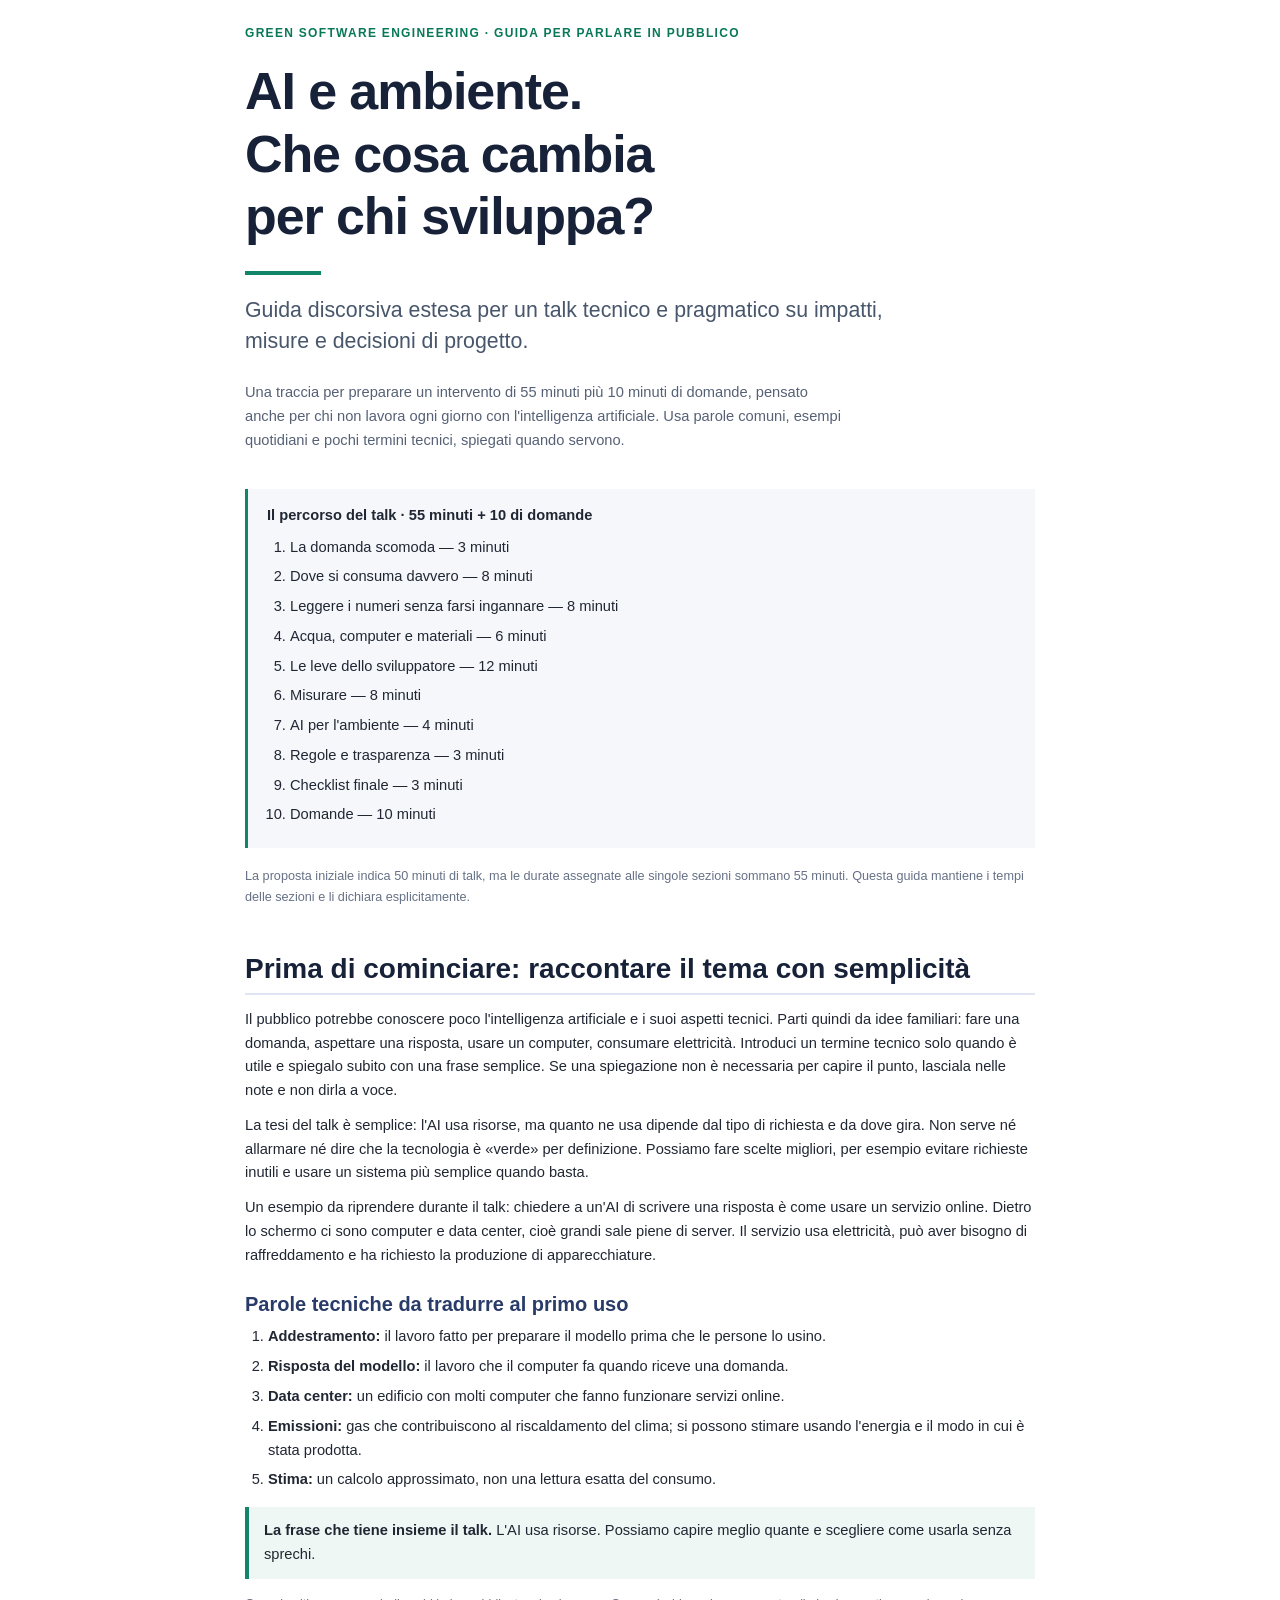
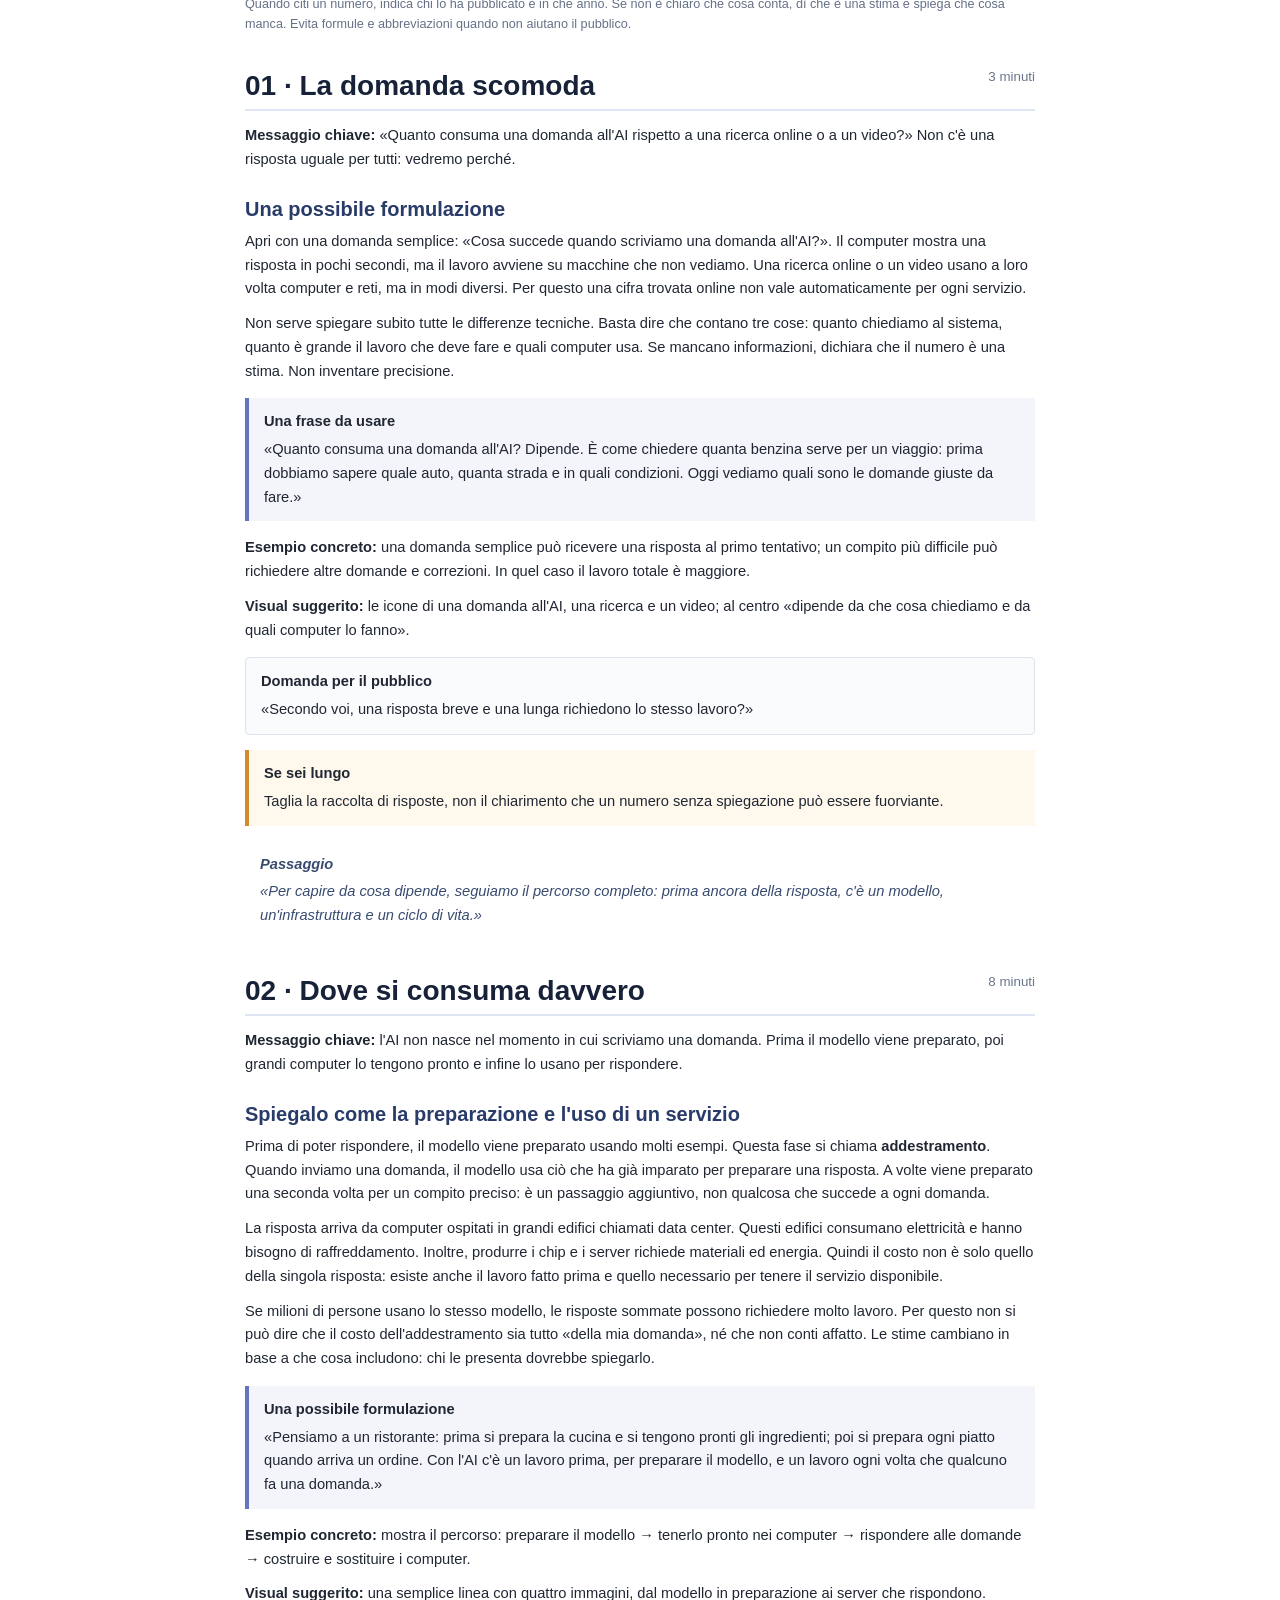
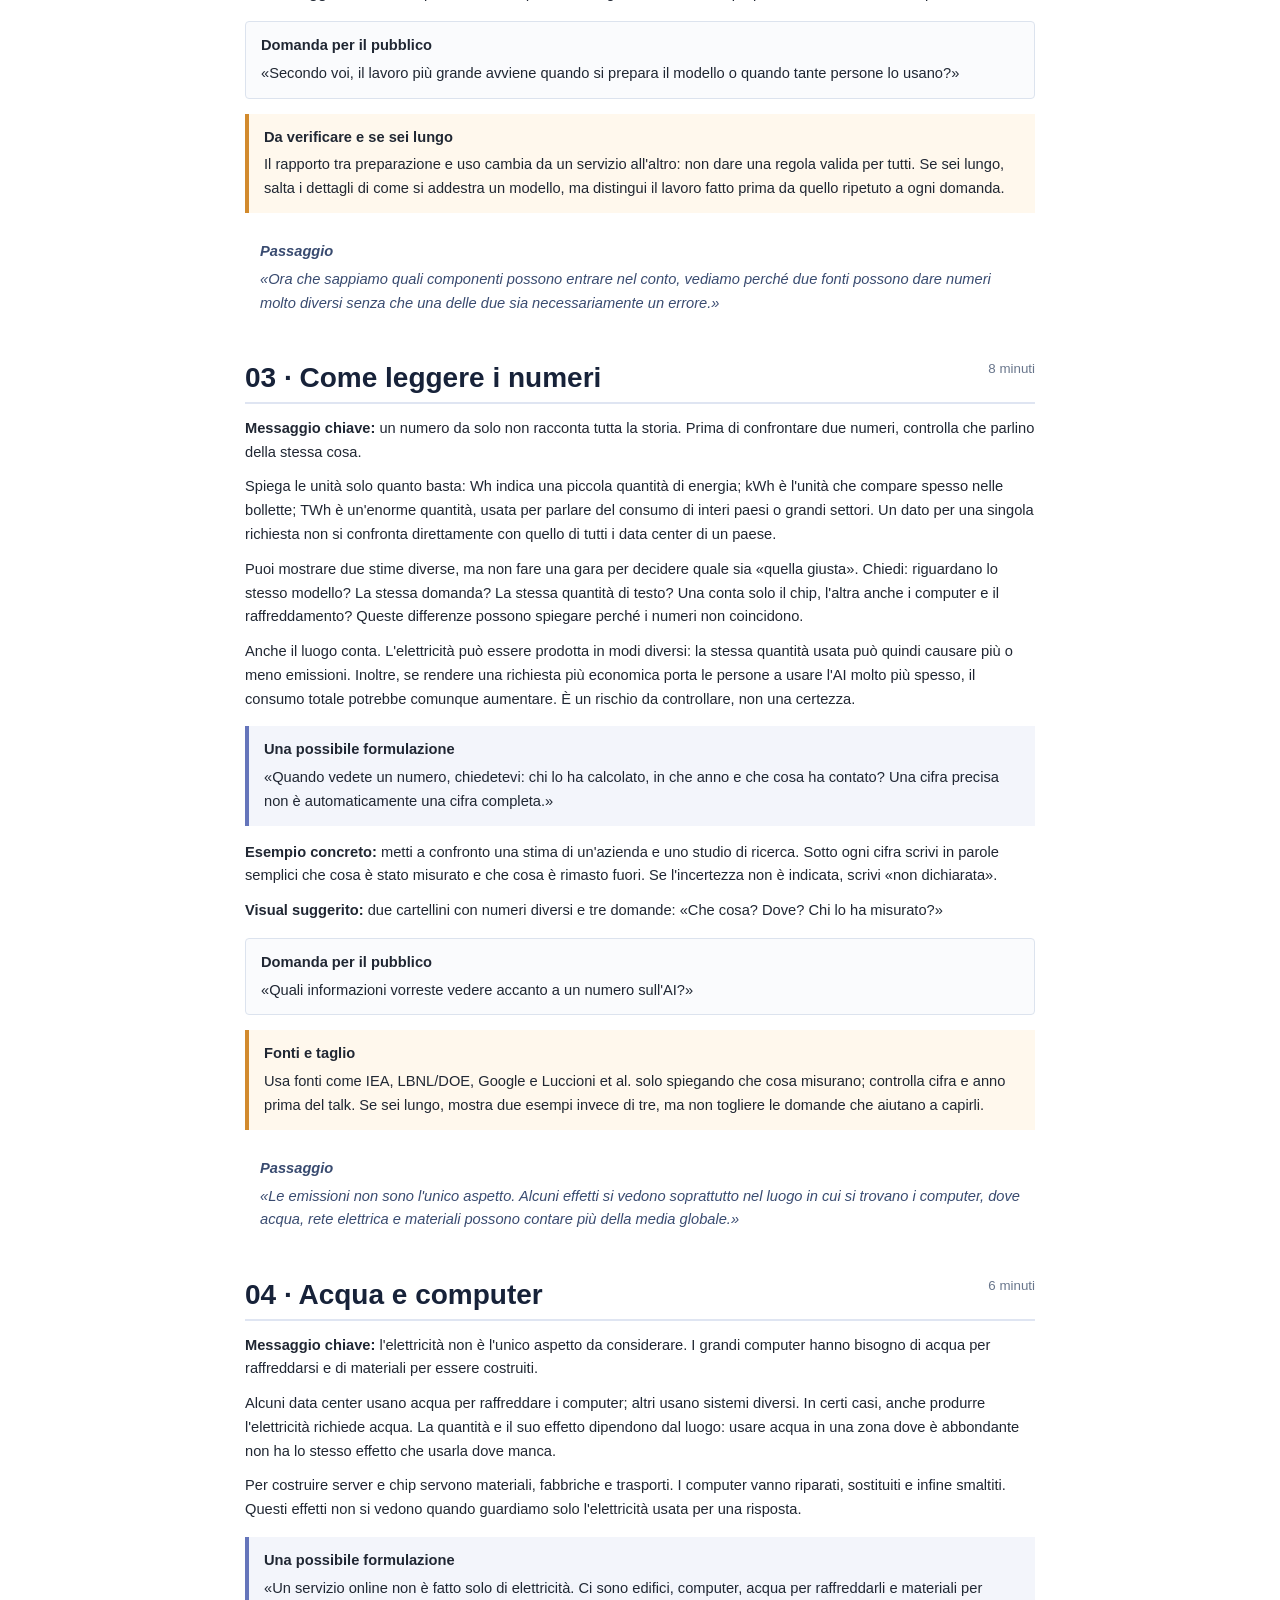
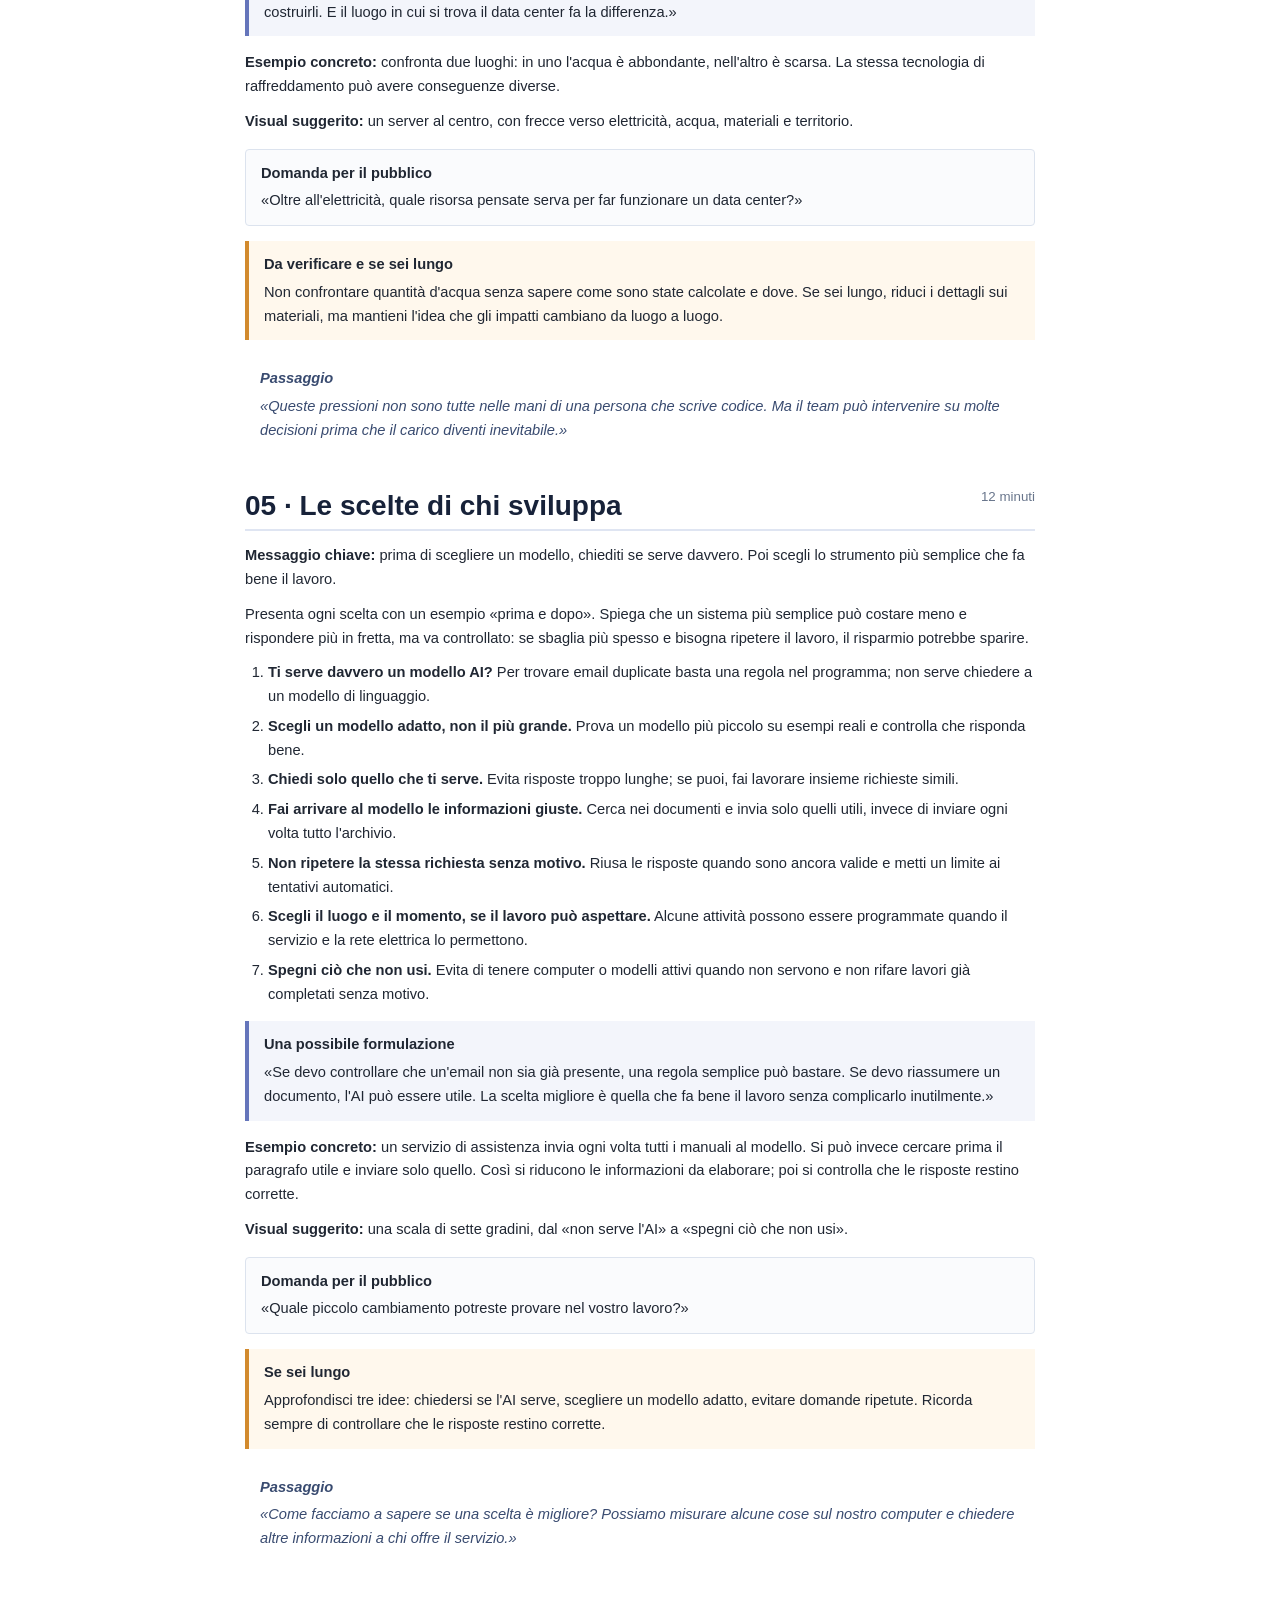
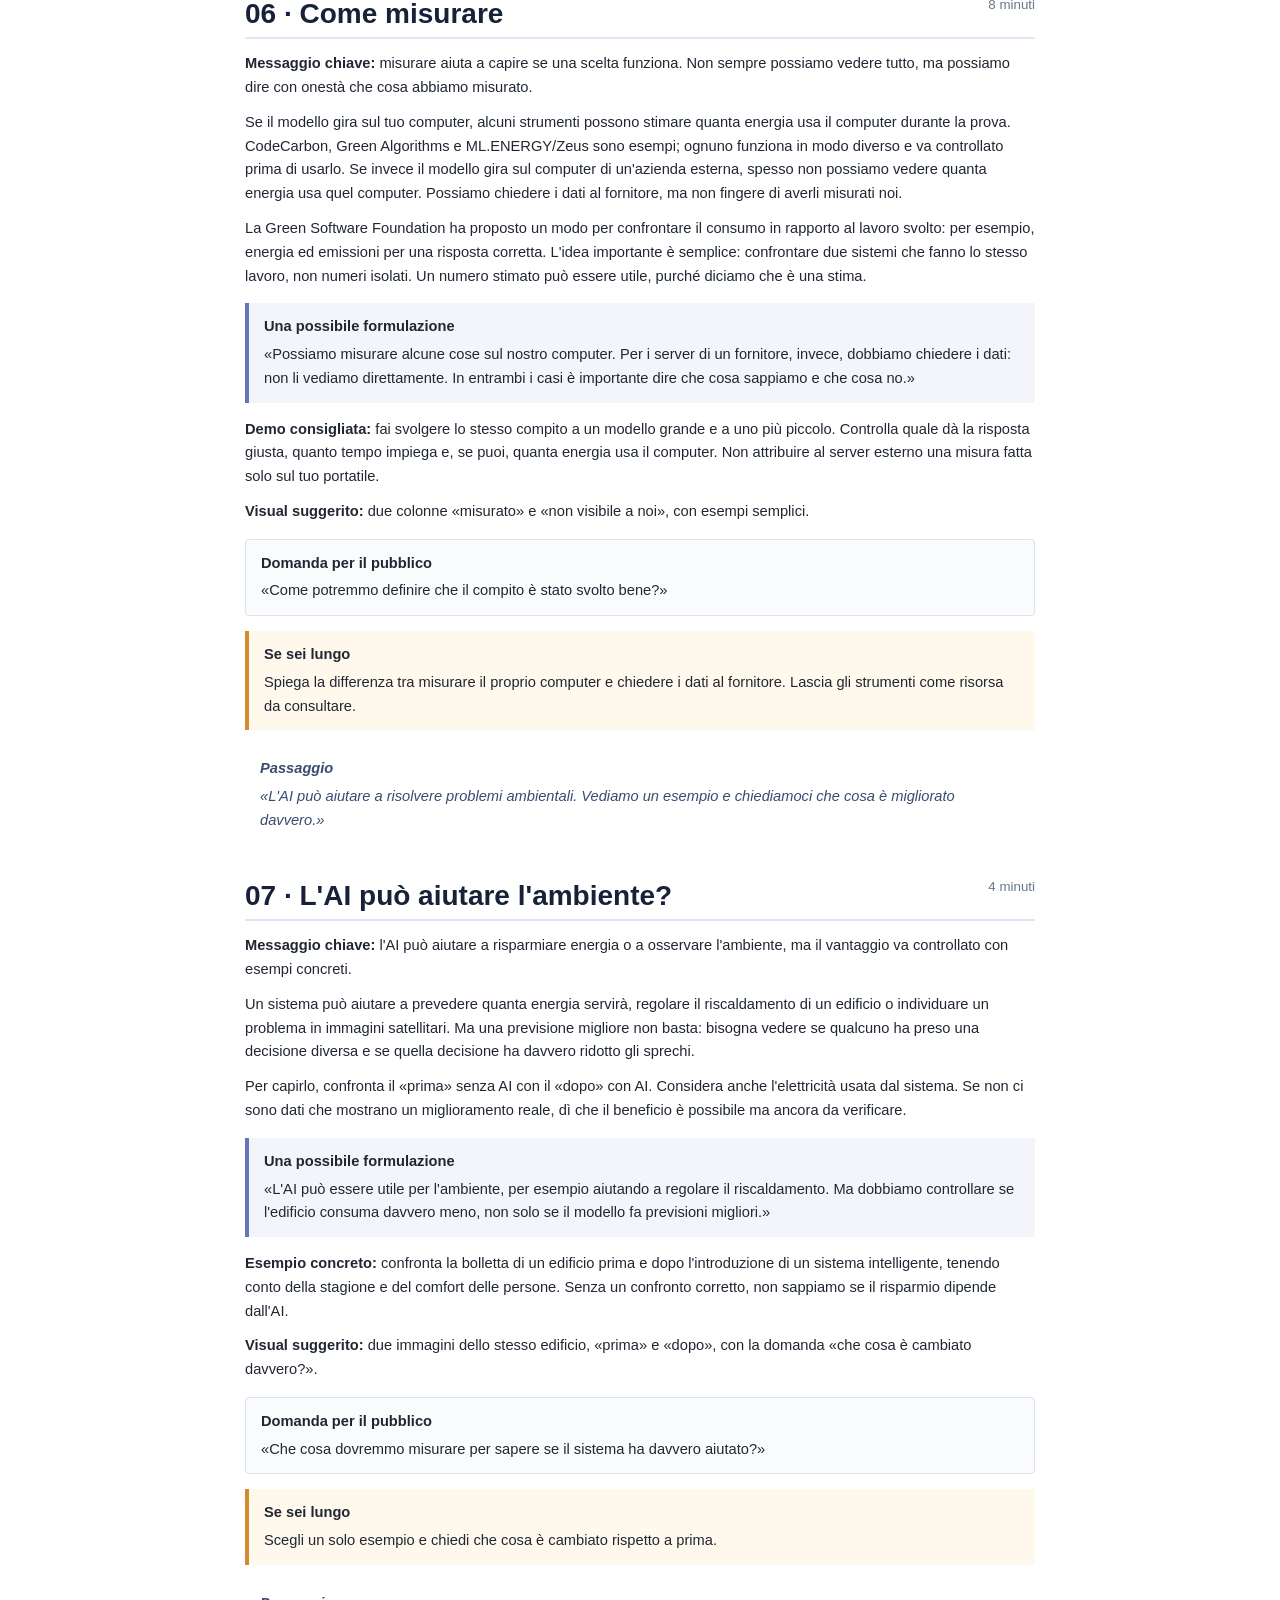
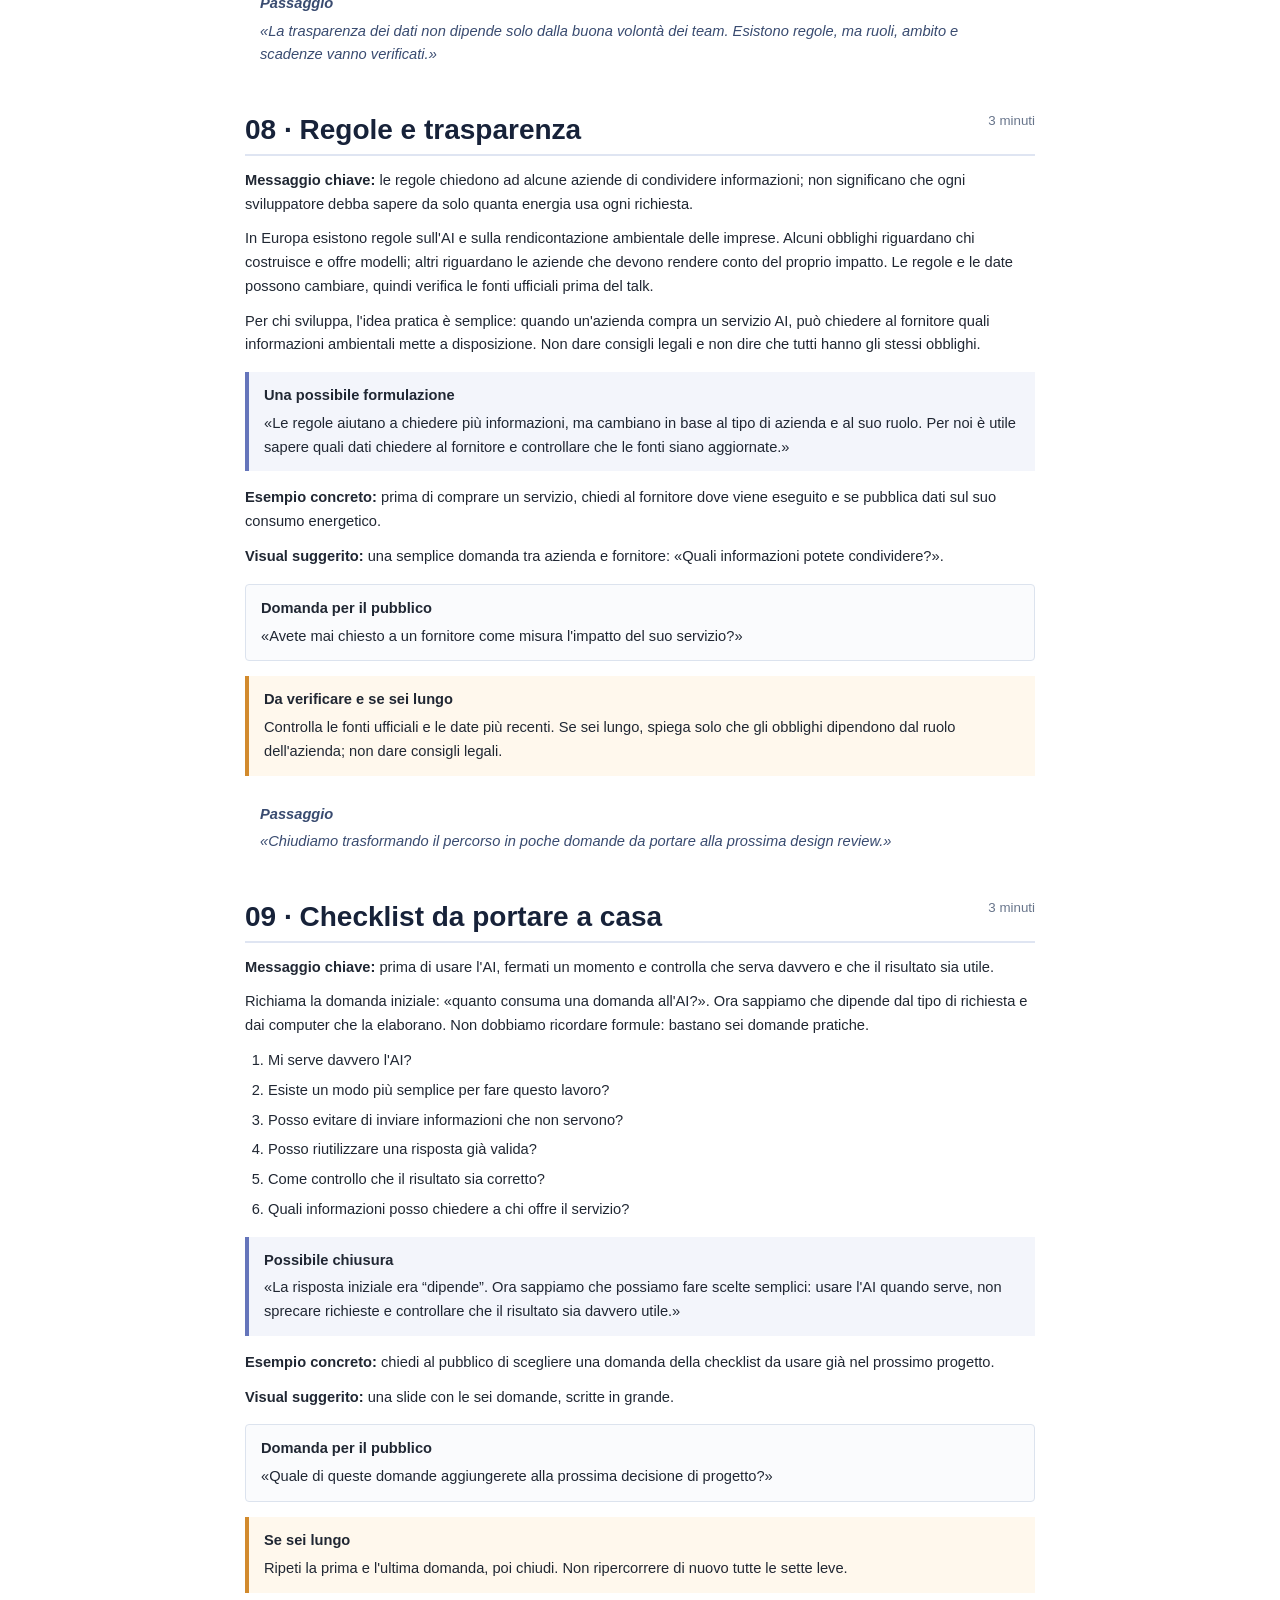
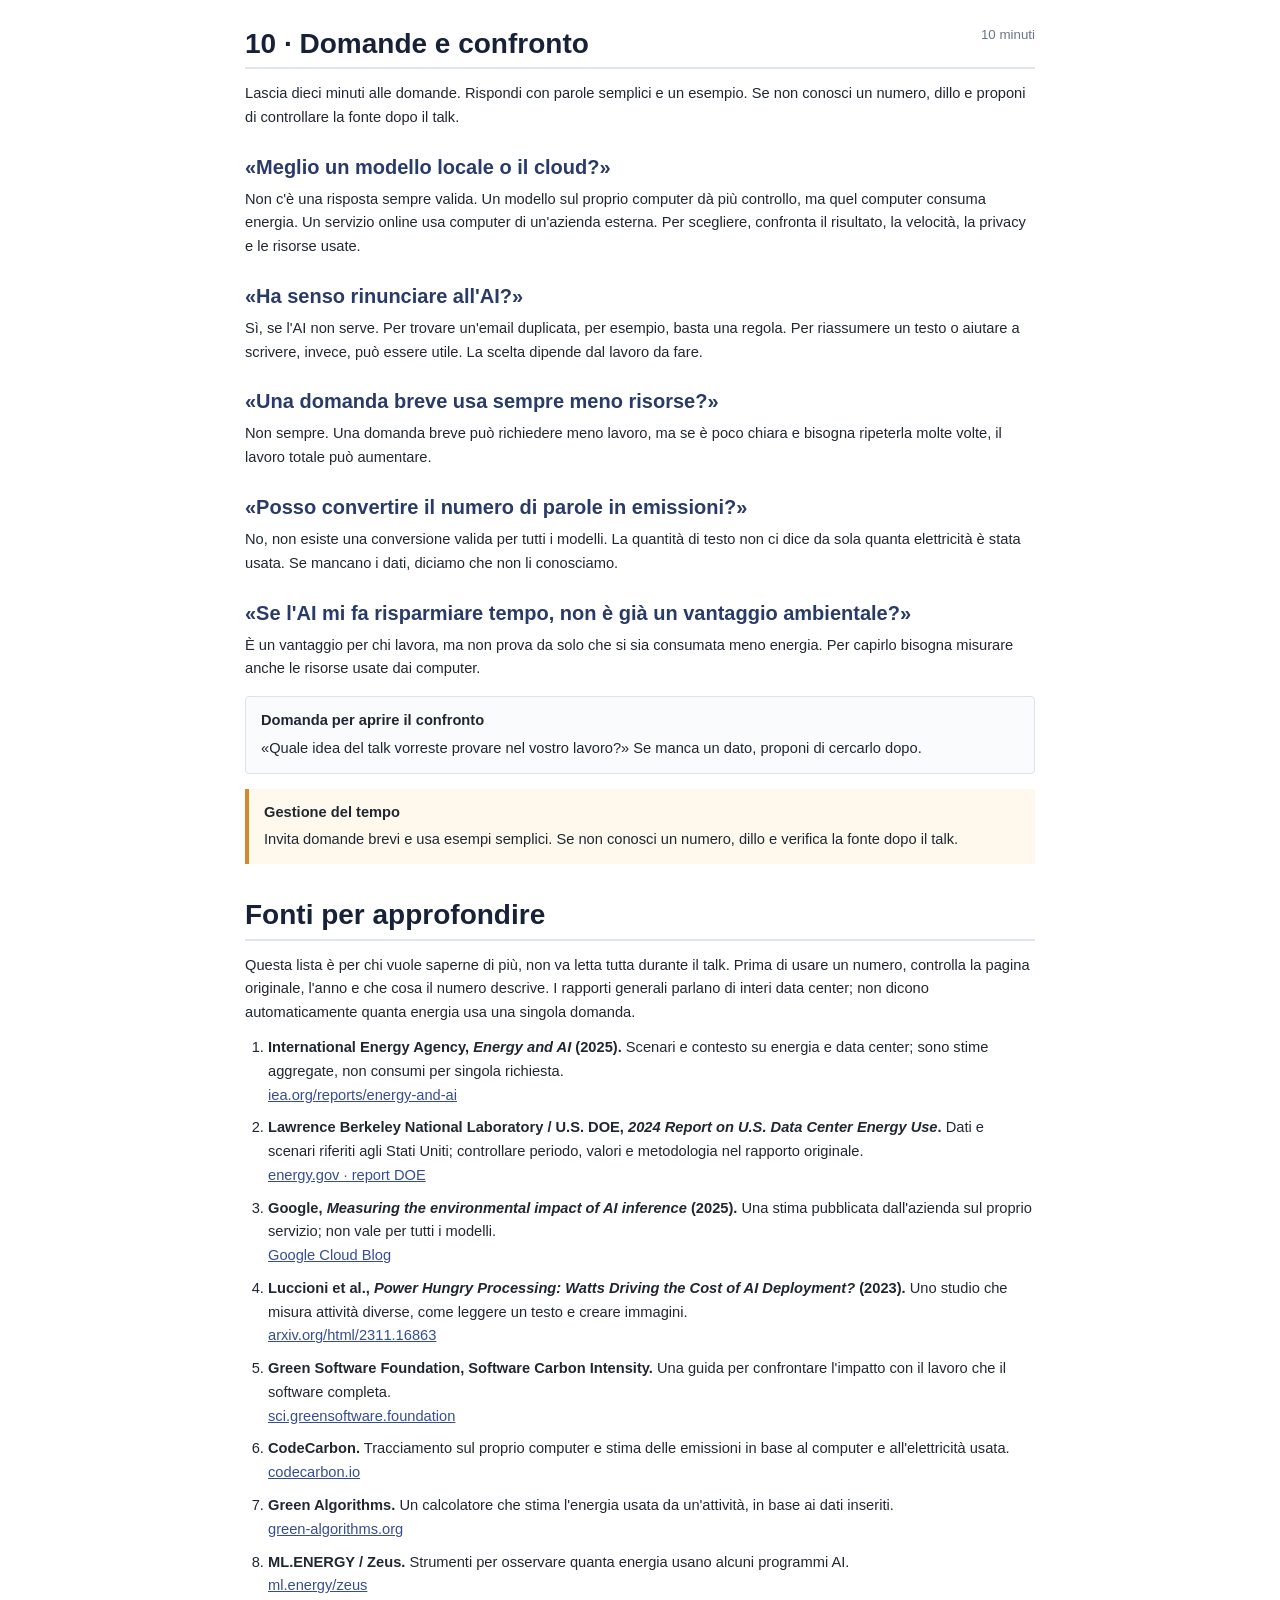
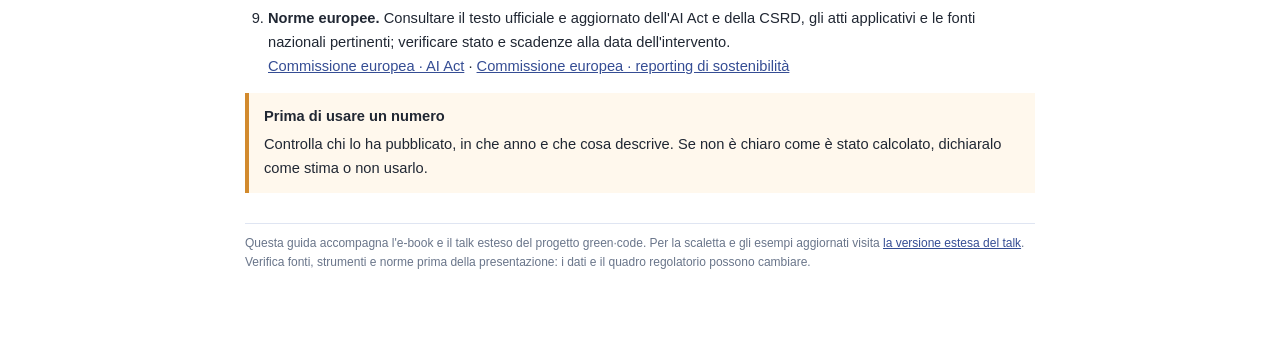
<file: guida-discorsiva-green-code.html>
<!DOCTYPE html>
<html lang="it">
<head>
  <meta charset="utf-8">
  <meta name="viewport" content="width=device-width, initial-scale=1">
  <title>Guida discorsiva al talk — AI e ambiente, cosa cambia per chi sviluppa</title>
  <style>
    @page { size: A4; margin: 19mm 18mm 20mm; }
    :root { color-scheme: light; }
    * { box-sizing: border-box; }
    body { margin: 0; color: #202733; background: #fff; font: 11pt/1.62 Arial, Helvetica, sans-serif; }
    main { max-width: 850px; margin: 0 auto; padding: 24px 30px 60px; }
    h1, h2, h3, h4 { color: #172239; line-height: 1.2; break-after: avoid; }
    h1 { margin: 0 0 14px; font-size: 32pt; letter-spacing: -1.1px; }
    h2 { margin: 34px 0 13px; padding-bottom: 7px; border-bottom: 2px solid #dfe5f2; font-size: 21pt; }
    h3 { margin: 25px 0 9px; color: #293b68; font-size: 15pt; }
    h4 { margin: 18px 0 7px; color: #293b68; font-size: 12pt; }
    p { margin: 0 0 11px; }
    ul, ol { margin: 6px 0 14px; padding-left: 23px; }
    li { margin: 0 0 6px; }
    a { color: #354d94; overflow-wrap: anywhere; }
    .cover { min-height: 235mm; display: flex; flex-direction: column; justify-content: center; break-after: page; }
    .eyebrow, .label { color: #087857; font-size: 9pt; font-weight: 700; letter-spacing: 1.3px; text-transform: uppercase; }
    .cover .eyebrow { margin-bottom: 17px; }
    .cover h1 { max-width: 660px; font-size: 39pt; }
    .subtitle { max-width: 650px; margin: 0 0 25px; color: #48566b; font-size: 16pt; line-height: 1.45; }
    .cover-rule { width: 76px; height: 4px; margin: 9px 0 20px; background: #138568; }
    .cover-note { max-width: 600px; color: #566176; }
    .toc { margin: 25px 0 0; padding: 15px 19px; border-left: 3px solid #138568; background: #f5f7fb; }
    .toc strong { display: block; margin-bottom: 8px; }
    .toc ol { margin: 0; }
    .thesis, .say, .caution, .exercise, .transition, .recap { margin: 15px 0; padding: 12px 15px; break-inside: avoid; }
    .thesis { border-left: 4px solid #138568; background: #eef7f3; }
    .say { border-left: 4px solid #6575bb; background: #f3f5fb; }
    .caution { border-left: 4px solid #d28a2d; background: #fff8ed; }
    .exercise { border: 1px solid #dce3ee; border-radius: 4px; background: #fafbfd; }
    .transition { color: #394b70; font-style: italic; }
    .recap { border: 1px solid #b8d9cc; background: #f3faf7; }
    .say strong, .caution strong, .exercise strong, .transition strong, .recap strong { display: block; margin-bottom: 4px; }
    .timing { float: right; color: #68758b; font-size: 10pt; font-weight: 400; }
    .chapter { break-before: page; }
    .chapter.first { break-before: auto; }
    .small { color: #667186; font-size: 9.5pt; }
    .formula { margin: 12px 0; padding: 11px 14px; background: #f4f6fa; color: #19243a; font-family: "Courier New", monospace; font-size: 10.5pt; }
    .source { margin-bottom: 9px; }
    .endnote { margin-top: 30px; padding-top: 10px; border-top: 1px solid #dfe5f2; color: #69758a; font-size: 9pt; }
    @media print {
      body { font-size: 10.5pt; }
      main { max-width: none; padding: 0; }
      a { color: inherit; text-decoration: none; }
      .cover { min-height: 255mm; }
      h2 { margin-top: 26px; }
    }
  </style>
</head>
<body>
<main>
  <header class="cover">
    <p class="eyebrow">Green software engineering · guida per parlare in pubblico</p>
    <h1>AI e ambiente.<br>Che cosa cambia<br>per chi sviluppa?</h1>
    <div class="cover-rule"></div>
    <p class="subtitle">Guida discorsiva estesa per un talk tecnico e pragmatico su impatti, misure e decisioni di progetto.</p>
    <p class="cover-note">Una traccia per preparare un intervento di 55 minuti più 10 minuti di domande, pensato anche per chi non lavora ogni giorno con l'intelligenza artificiale. Usa parole comuni, esempi quotidiani e pochi termini tecnici, spiegati quando servono.</p>
    <div class="toc">
      <strong>Il percorso del talk · 55 minuti + 10 di domande</strong>
      <ol>
        <li>La domanda scomoda — 3 minuti</li>
        <li>Dove si consuma davvero — 8 minuti</li>
        <li>Leggere i numeri senza farsi ingannare — 8 minuti</li>
        <li>Acqua, computer e materiali — 6 minuti</li>
        <li>Le leve dello sviluppatore — 12 minuti</li>
        <li>Misurare — 8 minuti</li>
        <li>AI per l'ambiente — 4 minuti</li>
        <li>Regole e trasparenza — 3 minuti</li>
        <li>Checklist finale — 3 minuti</li>
        <li>Domande — 10 minuti</li>
      </ol>
    </div>
    <p class="small" style="margin-top: 18px">La proposta iniziale indica 50 minuti di talk, ma le durate assegnate alle singole sezioni sommano 55 minuti. Questa guida mantiene i tempi delle sezioni e li dichiara esplicitamente.</p>
  </header>

  <section class="chapter first">
    <h2>Prima di cominciare: raccontare il tema con semplicità</h2>
    <p>Il pubblico potrebbe conoscere poco l'intelligenza artificiale e i suoi aspetti tecnici. Parti quindi da idee familiari: fare una domanda, aspettare una risposta, usare un computer, consumare elettricità. Introduci un termine tecnico solo quando è utile e spiegalo subito con una frase semplice. Se una spiegazione non è necessaria per capire il punto, lasciala nelle note e non dirla a voce.</p>
    <p>La tesi del talk è semplice: l'AI usa risorse, ma quanto ne usa dipende dal tipo di richiesta e da dove gira. Non serve né allarmare né dire che la tecnologia è «verde» per definizione. Possiamo fare scelte migliori, per esempio evitare richieste inutili e usare un sistema più semplice quando basta.</p>
    <p>Un esempio da riprendere durante il talk: chiedere a un'AI di scrivere una risposta è come usare un servizio online. Dietro lo schermo ci sono computer e data center, cioè grandi sale piene di server. Il servizio usa elettricità, può aver bisogno di raffreddamento e ha richiesto la produzione di apparecchiature.</p>
    <h3>Parole tecniche da tradurre al primo uso</h3>
    <ol>
      <li><b>Addestramento:</b> il lavoro fatto per preparare il modello prima che le persone lo usino.</li>
      <li><b>Risposta del modello:</b> il lavoro che il computer fa quando riceve una domanda.</li>
      <li><b>Data center:</b> un edificio con molti computer che fanno funzionare servizi online.</li>
      <li><b>Emissioni:</b> gas che contribuiscono al riscaldamento del clima; si possono stimare usando l'energia e il modo in cui è stata prodotta.</li>
      <li><b>Stima:</b> un calcolo approssimato, non una lettura esatta del consumo.</li>
    </ol>
    <div class="thesis"><b>La frase che tiene insieme il talk.</b> L'AI usa risorse. Possiamo capire meglio quante e scegliere come usarla senza sprechi.</div>
    <p class="small">Quando citi un numero, indica chi lo ha pubblicato e in che anno. Se non è chiaro che cosa conta, dì che è una stima e spiega che cosa manca. Evita formule e abbreviazioni quando non aiutano il pubblico.</p>
  </section>

  <section class="chapter">
    <h2>01 · La domanda scomoda <span class="timing">3 minuti</span></h2>
    <p><b>Messaggio chiave:</b> «Quanto consuma una domanda all'AI rispetto a una ricerca online o a un video?» Non c'è una risposta uguale per tutti: vedremo perché.</p>
    <h3>Una possibile formulazione</h3>
    <p>Apri con una domanda semplice: «Cosa succede quando scriviamo una domanda all'AI?». Il computer mostra una risposta in pochi secondi, ma il lavoro avviene su macchine che non vediamo. Una ricerca online o un video usano a loro volta computer e reti, ma in modi diversi. Per questo una cifra trovata online non vale automaticamente per ogni servizio.</p>
    <p>Non serve spiegare subito tutte le differenze tecniche. Basta dire che contano tre cose: quanto chiediamo al sistema, quanto è grande il lavoro che deve fare e quali computer usa. Se mancano informazioni, dichiara che il numero è una stima. Non inventare precisione.</p>
    <div class="say"><strong>Una frase da usare</strong>«Quanto consuma una domanda all'AI? Dipende. È come chiedere quanta benzina serve per un viaggio: prima dobbiamo sapere quale auto, quanta strada e in quali condizioni. Oggi vediamo quali sono le domande giuste da fare.»</div>
    <p><b>Esempio concreto:</b> una domanda semplice può ricevere una risposta al primo tentativo; un compito più difficile può richiedere altre domande e correzioni. In quel caso il lavoro totale è maggiore.</p>
    <p><b>Visual suggerito:</b> le icone di una domanda all'AI, una ricerca e un video; al centro «dipende da che cosa chiediamo e da quali computer lo fanno».</p>
    <div class="exercise"><strong>Domanda per il pubblico</strong>«Secondo voi, una risposta breve e una lunga richiedono lo stesso lavoro?»</div>
    <div class="caution"><strong>Se sei lungo</strong>Taglia la raccolta di risposte, non il chiarimento che un numero senza spiegazione può essere fuorviante.</div>
    <div class="transition"><strong>Passaggio</strong>«Per capire da cosa dipende, seguiamo il percorso completo: prima ancora della risposta, c'è un modello, un'infrastruttura e un ciclo di vita.»</div>
  </section>

  <section class="chapter">
    <h2>02 · Dove si consuma davvero <span class="timing">8 minuti</span></h2>
    <p><b>Messaggio chiave:</b> l'AI non nasce nel momento in cui scriviamo una domanda. Prima il modello viene preparato, poi grandi computer lo tengono pronto e infine lo usano per rispondere.</p>
    <h3>Spiegalo come la preparazione e l'uso di un servizio</h3>
    <p>Prima di poter rispondere, il modello viene preparato usando molti esempi. Questa fase si chiama <b>addestramento</b>. Quando inviamo una domanda, il modello usa ciò che ha già imparato per preparare una risposta. A volte viene preparato una seconda volta per un compito preciso: è un passaggio aggiuntivo, non qualcosa che succede a ogni domanda.</p>
    <p>La risposta arriva da computer ospitati in grandi edifici chiamati data center. Questi edifici consumano elettricità e hanno bisogno di raffreddamento. Inoltre, produrre i chip e i server richiede materiali ed energia. Quindi il costo non è solo quello della singola risposta: esiste anche il lavoro fatto prima e quello necessario per tenere il servizio disponibile.</p>
    <p>Se milioni di persone usano lo stesso modello, le risposte sommate possono richiedere molto lavoro. Per questo non si può dire che il costo dell'addestramento sia tutto «della mia domanda», né che non conti affatto. Le stime cambiano in base a che cosa includono: chi le presenta dovrebbe spiegarlo.</p>
    <div class="say"><strong>Una possibile formulazione</strong>«Pensiamo a un ristorante: prima si prepara la cucina e si tengono pronti gli ingredienti; poi si prepara ogni piatto quando arriva un ordine. Con l'AI c'è un lavoro prima, per preparare il modello, e un lavoro ogni volta che qualcuno fa una domanda.»</div>
    <p><b>Esempio concreto:</b> mostra il percorso: preparare il modello → tenerlo pronto nei computer → rispondere alle domande → costruire e sostituire i computer.</p>
    <p><b>Visual suggerito:</b> una semplice linea con quattro immagini, dal modello in preparazione ai server che rispondono.</p>
    <div class="exercise"><strong>Domanda per il pubblico</strong>«Secondo voi, il lavoro più grande avviene quando si prepara il modello o quando tante persone lo usano?»</div>
    <div class="caution"><strong>Da verificare e se sei lungo</strong>Il rapporto tra preparazione e uso cambia da un servizio all'altro: non dare una regola valida per tutti. Se sei lungo, salta i dettagli di come si addestra un modello, ma distingui il lavoro fatto prima da quello ripetuto a ogni domanda.</div>
    <div class="transition"><strong>Passaggio</strong>«Ora che sappiamo quali componenti possono entrare nel conto, vediamo perché due fonti possono dare numeri molto diversi senza che una delle due sia necessariamente un errore.»</div>
  </section>

  <section class="chapter">
    <h2>03 · Come leggere i numeri <span class="timing">8 minuti</span></h2>
    <p><b>Messaggio chiave:</b> un numero da solo non racconta tutta la storia. Prima di confrontare due numeri, controlla che parlino della stessa cosa.</p>
    <p>Spiega le unità solo quanto basta: Wh indica una piccola quantità di energia; kWh è l'unità che compare spesso nelle bollette; TWh è un'enorme quantità, usata per parlare del consumo di interi paesi o grandi settori. Un dato per una singola richiesta non si confronta direttamente con quello di tutti i data center di un paese.</p>
    <p>Puoi mostrare due stime diverse, ma non fare una gara per decidere quale sia «quella giusta». Chiedi: riguardano lo stesso modello? La stessa domanda? La stessa quantità di testo? Una conta solo il chip, l'altra anche i computer e il raffreddamento? Queste differenze possono spiegare perché i numeri non coincidono.</p>
    <p>Anche il luogo conta. L'elettricità può essere prodotta in modi diversi: la stessa quantità usata può quindi causare più o meno emissioni. Inoltre, se rendere una richiesta più economica porta le persone a usare l'AI molto più spesso, il consumo totale potrebbe comunque aumentare. È un rischio da controllare, non una certezza.</p>
    <div class="say"><strong>Una possibile formulazione</strong>«Quando vedete un numero, chiedetevi: chi lo ha calcolato, in che anno e che cosa ha contato? Una cifra precisa non è automaticamente una cifra completa.»</div>
    <p><b>Esempio concreto:</b> metti a confronto una stima di un'azienda e uno studio di ricerca. Sotto ogni cifra scrivi in parole semplici che cosa è stato misurato e che cosa è rimasto fuori. Se l'incertezza non è indicata, scrivi «non dichiarata».</p>
    <p><b>Visual suggerito:</b> due cartellini con numeri diversi e tre domande: «Che cosa? Dove? Chi lo ha misurato?»</p>
    <div class="exercise"><strong>Domanda per il pubblico</strong>«Quali informazioni vorreste vedere accanto a un numero sull'AI?»</div>
    <div class="caution"><strong>Fonti e taglio</strong>Usa fonti come IEA, LBNL/DOE, Google e Luccioni et al. solo spiegando che cosa misurano; controlla cifra e anno prima del talk. Se sei lungo, mostra due esempi invece di tre, ma non togliere le domande che aiutano a capirli.</div>
    <div class="transition"><strong>Passaggio</strong>«Le emissioni non sono l'unico aspetto. Alcuni effetti si vedono soprattutto nel luogo in cui si trovano i computer, dove acqua, rete elettrica e materiali possono contare più della media globale.»</div>
  </section>

  <section class="chapter">
    <h2>04 · Acqua e computer <span class="timing">6 minuti</span></h2>
    <p><b>Messaggio chiave:</b> l'elettricità non è l'unico aspetto da considerare. I grandi computer hanno bisogno di acqua per raffreddarsi e di materiali per essere costruiti.</p>
    <p>Alcuni data center usano acqua per raffreddare i computer; altri usano sistemi diversi. In certi casi, anche produrre l'elettricità richiede acqua. La quantità e il suo effetto dipendono dal luogo: usare acqua in una zona dove è abbondante non ha lo stesso effetto che usarla dove manca.</p>
    <p>Per costruire server e chip servono materiali, fabbriche e trasporti. I computer vanno riparati, sostituiti e infine smaltiti. Questi effetti non si vedono quando guardiamo solo l'elettricità usata per una risposta.</p>
    <div class="say"><strong>Una possibile formulazione</strong>«Un servizio online non è fatto solo di elettricità. Ci sono edifici, computer, acqua per raffreddarli e materiali per costruirli. E il luogo in cui si trova il data center fa la differenza.»</div>
    <p><b>Esempio concreto:</b> confronta due luoghi: in uno l'acqua è abbondante, nell'altro è scarsa. La stessa tecnologia di raffreddamento può avere conseguenze diverse.</p>
    <p><b>Visual suggerito:</b> un server al centro, con frecce verso elettricità, acqua, materiali e territorio.</p>
    <div class="exercise"><strong>Domanda per il pubblico</strong>«Oltre all'elettricità, quale risorsa pensate serva per far funzionare un data center?»</div>
    <div class="caution"><strong>Da verificare e se sei lungo</strong>Non confrontare quantità d'acqua senza sapere come sono state calcolate e dove. Se sei lungo, riduci i dettagli sui materiali, ma mantieni l'idea che gli impatti cambiano da luogo a luogo.</div>
    <div class="transition"><strong>Passaggio</strong>«Queste pressioni non sono tutte nelle mani di una persona che scrive codice. Ma il team può intervenire su molte decisioni prima che il carico diventi inevitabile.»</div>
  </section>

  <section class="chapter">
    <h2>05 · Le scelte di chi sviluppa <span class="timing">12 minuti</span></h2>
    <p><b>Messaggio chiave:</b> prima di scegliere un modello, chiediti se serve davvero. Poi scegli lo strumento più semplice che fa bene il lavoro.</p>
    <p>Presenta ogni scelta con un esempio «prima e dopo». Spiega che un sistema più semplice può costare meno e rispondere più in fretta, ma va controllato: se sbaglia più spesso e bisogna ripetere il lavoro, il risparmio potrebbe sparire.</p>
    <ol>
      <li><b>Ti serve davvero un modello AI?</b> Per trovare email duplicate basta una regola nel programma; non serve chiedere a un modello di linguaggio.</li>
      <li><b>Scegli un modello adatto, non il più grande.</b> Prova un modello più piccolo su esempi reali e controlla che risponda bene.</li>
      <li><b>Chiedi solo quello che ti serve.</b> Evita risposte troppo lunghe; se puoi, fai lavorare insieme richieste simili.</li>
      <li><b>Fai arrivare al modello le informazioni giuste.</b> Cerca nei documenti e invia solo quelli utili, invece di inviare ogni volta tutto l'archivio.</li>
      <li><b>Non ripetere la stessa richiesta senza motivo.</b> Riusa le risposte quando sono ancora valide e metti un limite ai tentativi automatici.</li>
      <li><b>Scegli il luogo e il momento, se il lavoro può aspettare.</b> Alcune attività possono essere programmate quando il servizio e la rete elettrica lo permettono.</li>
      <li><b>Spegni ciò che non usi.</b> Evita di tenere computer o modelli attivi quando non servono e non rifare lavori già completati senza motivo.</li>
    </ol>
    <div class="say"><strong>Una possibile formulazione</strong>«Se devo controllare che un'email non sia già presente, una regola semplice può bastare. Se devo riassumere un documento, l'AI può essere utile. La scelta migliore è quella che fa bene il lavoro senza complicarlo inutilmente.»</div>
    <p><b>Esempio concreto:</b> un servizio di assistenza invia ogni volta tutti i manuali al modello. Si può invece cercare prima il paragrafo utile e inviare solo quello. Così si riducono le informazioni da elaborare; poi si controlla che le risposte restino corrette.</p>
    <p><b>Visual suggerito:</b> una scala di sette gradini, dal «non serve l'AI» a «spegni ciò che non usi».</p>
    <div class="exercise"><strong>Domanda per il pubblico</strong>«Quale piccolo cambiamento potreste provare nel vostro lavoro?»</div>
    <div class="caution"><strong>Se sei lungo</strong>Approfondisci tre idee: chiedersi se l'AI serve, scegliere un modello adatto, evitare domande ripetute. Ricorda sempre di controllare che le risposte restino corrette.</div>
    <div class="transition"><strong>Passaggio</strong>«Come facciamo a sapere se una scelta è migliore? Possiamo misurare alcune cose sul nostro computer e chiedere altre informazioni a chi offre il servizio.»</div>
  </section>

  <section class="chapter">
    <h2>06 · Come misurare <span class="timing">8 minuti</span></h2>
    <p><b>Messaggio chiave:</b> misurare aiuta a capire se una scelta funziona. Non sempre possiamo vedere tutto, ma possiamo dire con onestà che cosa abbiamo misurato.</p>
    <p>Se il modello gira sul tuo computer, alcuni strumenti possono stimare quanta energia usa il computer durante la prova. CodeCarbon, Green Algorithms e ML.ENERGY/Zeus sono esempi; ognuno funziona in modo diverso e va controllato prima di usarlo. Se invece il modello gira sul computer di un'azienda esterna, spesso non possiamo vedere quanta energia usa quel computer. Possiamo chiedere i dati al fornitore, ma non fingere di averli misurati noi.</p>
    <p>La Green Software Foundation ha proposto un modo per confrontare il consumo in rapporto al lavoro svolto: per esempio, energia ed emissioni per una risposta corretta. L'idea importante è semplice: confrontare due sistemi che fanno lo stesso lavoro, non numeri isolati. Un numero stimato può essere utile, purché diciamo che è una stima.</p>
    <div class="say"><strong>Una possibile formulazione</strong>«Possiamo misurare alcune cose sul nostro computer. Per i server di un fornitore, invece, dobbiamo chiedere i dati: non li vediamo direttamente. In entrambi i casi è importante dire che cosa sappiamo e che cosa no.»</div>
    <p><b>Demo consigliata:</b> fai svolgere lo stesso compito a un modello grande e a uno più piccolo. Controlla quale dà la risposta giusta, quanto tempo impiega e, se puoi, quanta energia usa il computer. Non attribuire al server esterno una misura fatta solo sul tuo portatile.</p>
    <p><b>Visual suggerito:</b> due colonne «misurato» e «non visibile a noi», con esempi semplici.</p>
    <div class="exercise"><strong>Domanda per il pubblico</strong>«Come potremmo definire che il compito è stato svolto bene?»</div>
    <div class="caution"><strong>Se sei lungo</strong>Spiega la differenza tra misurare il proprio computer e chiedere i dati al fornitore. Lascia gli strumenti come risorsa da consultare.</div>
    <div class="transition"><strong>Passaggio</strong>«L'AI può aiutare a risolvere problemi ambientali. Vediamo un esempio e chiediamoci che cosa è migliorato davvero.»</div>
  </section>

  <section class="chapter">
    <h2>07 · L'AI può aiutare l'ambiente? <span class="timing">4 minuti</span></h2>
    <p><b>Messaggio chiave:</b> l'AI può aiutare a risparmiare energia o a osservare l'ambiente, ma il vantaggio va controllato con esempi concreti.</p>
    <p>Un sistema può aiutare a prevedere quanta energia servirà, regolare il riscaldamento di un edificio o individuare un problema in immagini satellitari. Ma una previsione migliore non basta: bisogna vedere se qualcuno ha preso una decisione diversa e se quella decisione ha davvero ridotto gli sprechi.</p>
    <p>Per capirlo, confronta il «prima» senza AI con il «dopo» con AI. Considera anche l'elettricità usata dal sistema. Se non ci sono dati che mostrano un miglioramento reale, dì che il beneficio è possibile ma ancora da verificare.</p>
    <div class="say"><strong>Una possibile formulazione</strong>«L'AI può essere utile per l'ambiente, per esempio aiutando a regolare il riscaldamento. Ma dobbiamo controllare se l'edificio consuma davvero meno, non solo se il modello fa previsioni migliori.»</div>
    <p><b>Esempio concreto:</b> confronta la bolletta di un edificio prima e dopo l'introduzione di un sistema intelligente, tenendo conto della stagione e del comfort delle persone. Senza un confronto corretto, non sappiamo se il risparmio dipende dall'AI.</p>
    <p><b>Visual suggerito:</b> due immagini dello stesso edificio, «prima» e «dopo», con la domanda «che cosa è cambiato davvero?».</p>
    <div class="exercise"><strong>Domanda per il pubblico</strong>«Che cosa dovremmo misurare per sapere se il sistema ha davvero aiutato?»</div>
    <div class="caution"><strong>Se sei lungo</strong>Scegli un solo esempio e chiedi che cosa è cambiato rispetto a prima.</div>
    <div class="transition"><strong>Passaggio</strong>«La trasparenza dei dati non dipende solo dalla buona volontà dei team. Esistono regole, ma ruoli, ambito e scadenze vanno verificati.»</div>
  </section>

  <section class="chapter">
    <h2>08 · Regole e trasparenza <span class="timing">3 minuti</span></h2>
    <p><b>Messaggio chiave:</b> le regole chiedono ad alcune aziende di condividere informazioni; non significano che ogni sviluppatore debba sapere da solo quanta energia usa ogni richiesta.</p>
    <p>In Europa esistono regole sull'AI e sulla rendicontazione ambientale delle imprese. Alcuni obblighi riguardano chi costruisce e offre modelli; altri riguardano le aziende che devono rendere conto del proprio impatto. Le regole e le date possono cambiare, quindi verifica le fonti ufficiali prima del talk.</p>
    <p>Per chi sviluppa, l'idea pratica è semplice: quando un'azienda compra un servizio AI, può chiedere al fornitore quali informazioni ambientali mette a disposizione. Non dare consigli legali e non dire che tutti hanno gli stessi obblighi.</p>
    <div class="say"><strong>Una possibile formulazione</strong>«Le regole aiutano a chiedere più informazioni, ma cambiano in base al tipo di azienda e al suo ruolo. Per noi è utile sapere quali dati chiedere al fornitore e controllare che le fonti siano aggiornate.»</div>
    <p><b>Esempio concreto:</b> prima di comprare un servizio, chiedi al fornitore dove viene eseguito e se pubblica dati sul suo consumo energetico.</p>
    <p><b>Visual suggerito:</b> una semplice domanda tra azienda e fornitore: «Quali informazioni potete condividere?».</p>
    <div class="exercise"><strong>Domanda per il pubblico</strong>«Avete mai chiesto a un fornitore come misura l'impatto del suo servizio?»</div>
    <div class="caution"><strong>Da verificare e se sei lungo</strong>Controlla le fonti ufficiali e le date più recenti. Se sei lungo, spiega solo che gli obblighi dipendono dal ruolo dell'azienda; non dare consigli legali.</div>
    <div class="transition"><strong>Passaggio</strong>«Chiudiamo trasformando il percorso in poche domande da portare alla prossima design review.»</div>
  </section>

  <section class="chapter">
    <h2>09 · Checklist da portare a casa <span class="timing">3 minuti</span></h2>
    <p><b>Messaggio chiave:</b> prima di usare l'AI, fermati un momento e controlla che serva davvero e che il risultato sia utile.</p>
    <p>Richiama la domanda iniziale: «quanto consuma una domanda all'AI?». Ora sappiamo che dipende dal tipo di richiesta e dai computer che la elaborano. Non dobbiamo ricordare formule: bastano sei domande pratiche.</p>
    <ol>
      <li>Mi serve davvero l'AI?</li>
      <li>Esiste un modo più semplice per fare questo lavoro?</li>
      <li>Posso evitare di inviare informazioni che non servono?</li>
      <li>Posso riutilizzare una risposta già valida?</li>
      <li>Come controllo che il risultato sia corretto?</li>
      <li>Quali informazioni posso chiedere a chi offre il servizio?</li>
    </ol>
    <div class="say"><strong>Possibile chiusura</strong>«La risposta iniziale era “dipende”. Ora sappiamo che possiamo fare scelte semplici: usare l'AI quando serve, non sprecare richieste e controllare che il risultato sia davvero utile.»</div>
    <p><b>Esempio concreto:</b> chiedi al pubblico di scegliere una domanda della checklist da usare già nel prossimo progetto.</p>
    <p><b>Visual suggerito:</b> una slide con le sei domande, scritte in grande.</p>
    <div class="exercise"><strong>Domanda per il pubblico</strong>«Quale di queste domande aggiungerete alla prossima decisione di progetto?»</div>
    <div class="caution"><strong>Se sei lungo</strong>Ripeti la prima e l'ultima domanda, poi chiudi. Non ripercorrere di nuovo tutte le sette leve.</div>
  </section>

  <section class="chapter">
    <h2>10 · Domande e confronto <span class="timing">10 minuti</span></h2>
    <p>Lascia dieci minuti alle domande. Rispondi con parole semplici e un esempio. Se non conosci un numero, dillo e proponi di controllare la fonte dopo il talk.</p>
    <h3>«Meglio un modello locale o il cloud?»</h3>
    <p>Non c'è una risposta sempre valida. Un modello sul proprio computer dà più controllo, ma quel computer consuma energia. Un servizio online usa computer di un'azienda esterna. Per scegliere, confronta il risultato, la velocità, la privacy e le risorse usate.</p>
    <h3>«Ha senso rinunciare all'AI?»</h3>
    <p>Sì, se l'AI non serve. Per trovare un'email duplicata, per esempio, basta una regola. Per riassumere un testo o aiutare a scrivere, invece, può essere utile. La scelta dipende dal lavoro da fare.</p>
    <h3>«Una domanda breve usa sempre meno risorse?»</h3>
    <p>Non sempre. Una domanda breve può richiedere meno lavoro, ma se è poco chiara e bisogna ripeterla molte volte, il lavoro totale può aumentare.</p>
    <h3>«Posso convertire il numero di parole in emissioni?»</h3>
    <p>No, non esiste una conversione valida per tutti i modelli. La quantità di testo non ci dice da sola quanta elettricità è stata usata. Se mancano i dati, diciamo che non li conosciamo.</p>
    <h3>«Se l'AI mi fa risparmiare tempo, non è già un vantaggio ambientale?»</h3>
    <p>È un vantaggio per chi lavora, ma non prova da solo che si sia consumata meno energia. Per capirlo bisogna misurare anche le risorse usate dai computer.</p>
    <div class="exercise"><strong>Domanda per aprire il confronto</strong>«Quale idea del talk vorreste provare nel vostro lavoro?» Se manca un dato, proponi di cercarlo dopo.</div>
    <div class="caution"><strong>Gestione del tempo</strong>Invita domande brevi e usa esempi semplici. Se non conosci un numero, dillo e verifica la fonte dopo il talk.</div>
  </section>

  <section class="chapter">
    <h2>Fonti per approfondire</h2>
    <p>Questa lista è per chi vuole saperne di più, non va letta tutta durante il talk. Prima di usare un numero, controlla la pagina originale, l'anno e che cosa il numero descrive. I rapporti generali parlano di interi data center; non dicono automaticamente quanta energia usa una singola domanda.</p>
    <ol>
      <li class="source"><b>International Energy Agency, <i>Energy and AI</i> (2025).</b> Scenari e contesto su energia e data center; sono stime aggregate, non consumi per singola richiesta.<br><a href="https://www.iea.org/reports/energy-and-ai">iea.org/reports/energy-and-ai</a></li>
      <li class="source"><b>Lawrence Berkeley National Laboratory / U.S. DOE, <i>2024 Report on U.S. Data Center Energy Use</i>.</b> Dati e scenari riferiti agli Stati Uniti; controllare periodo, valori e metodologia nel rapporto originale.<br><a href="https://www.energy.gov/articles/doe-releases-new-report-evaluating-increase-electricity-demand-data-centers">energy.gov · report DOE</a></li>
      <li class="source"><b>Google, <i>Measuring the environmental impact of AI inference</i> (2025).</b> Una stima pubblicata dall'azienda sul proprio servizio; non vale per tutti i modelli.<br><a href="https://cloud.google.com/blog/products/infrastructure/measuring-the-environmental-impact-of-ai-inference">Google Cloud Blog</a></li>
      <li class="source"><b>Luccioni et al., <i>Power Hungry Processing: Watts Driving the Cost of AI Deployment?</i> (2023).</b> Uno studio che misura attività diverse, come leggere un testo e creare immagini.<br><a href="https://arxiv.org/html/2311.16863">arxiv.org/html/2311.16863</a></li>
      <li class="source"><b>Green Software Foundation, Software Carbon Intensity.</b> Una guida per confrontare l'impatto con il lavoro che il software completa.<br><a href="https://sci.greensoftware.foundation/">sci.greensoftware.foundation</a></li>
      <li class="source"><b>CodeCarbon.</b> Tracciamento sul proprio computer e stima delle emissioni in base al computer e all'elettricità usata.<br><a href="https://codecarbon.io/">codecarbon.io</a></li>
      <li class="source"><b>Green Algorithms.</b> Un calcolatore che stima l'energia usata da un'attività, in base ai dati inseriti.<br><a href="https://www.green-algorithms.org/">green-algorithms.org</a></li>
      <li class="source"><b>ML.ENERGY / Zeus.</b> Strumenti per osservare quanta energia usano alcuni programmi AI.<br><a href="https://ml.energy/zeus/">ml.energy/zeus</a></li>
      <li class="source"><b>Norme europee.</b> Consultare il testo ufficiale e aggiornato dell'AI Act e della CSRD, gli atti applicativi e le fonti nazionali pertinenti; verificare stato e scadenze alla data dell'intervento.<br><a href="https://artificial-intelligence-act.ec.europa.eu/">Commissione europea · AI Act</a> · <a href="https://finance.ec.europa.eu/capital-markets-union-and-financial-markets/company-reporting-and-auditing/company-reporting/corporate-sustainability-reporting_en">Commissione europea · reporting di sostenibilità</a></li>
    </ol>
    <div class="caution"><strong>Prima di usare un numero</strong>Controlla chi lo ha pubblicato, in che anno e che cosa descrive. Se non è chiaro come è stato calcolato, dichiaralo come stima o non usarlo.</div>
    <p class="endnote">Questa guida accompagna l'e-book e il talk esteso del progetto green·code. Per la scaletta e gli esempi aggiornati visita <a href="public/talk.html">la versione estesa del talk</a>. Verifica fonti, strumenti e norme prima della presentazione: i dati e il quadro regolatorio possono cambiare.</p>
  </section>
</main>
</body>
</html>
</file>
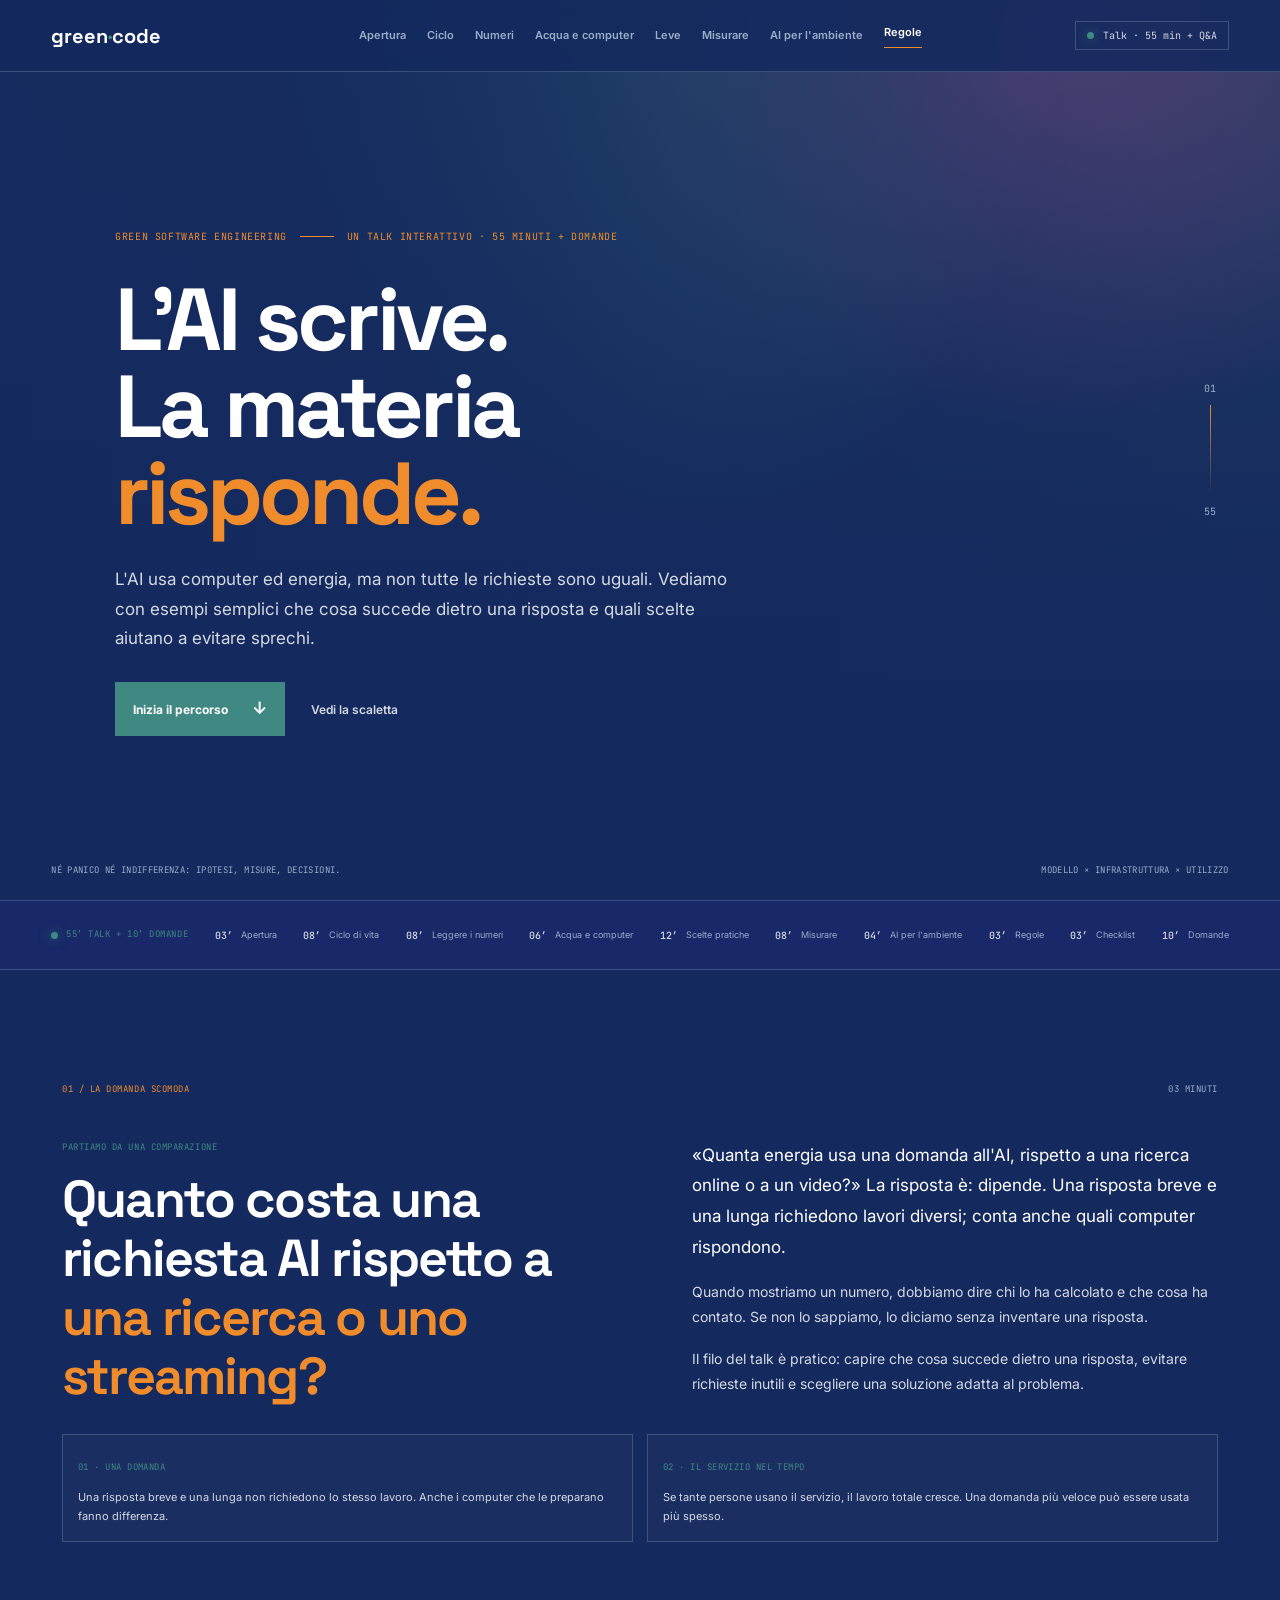
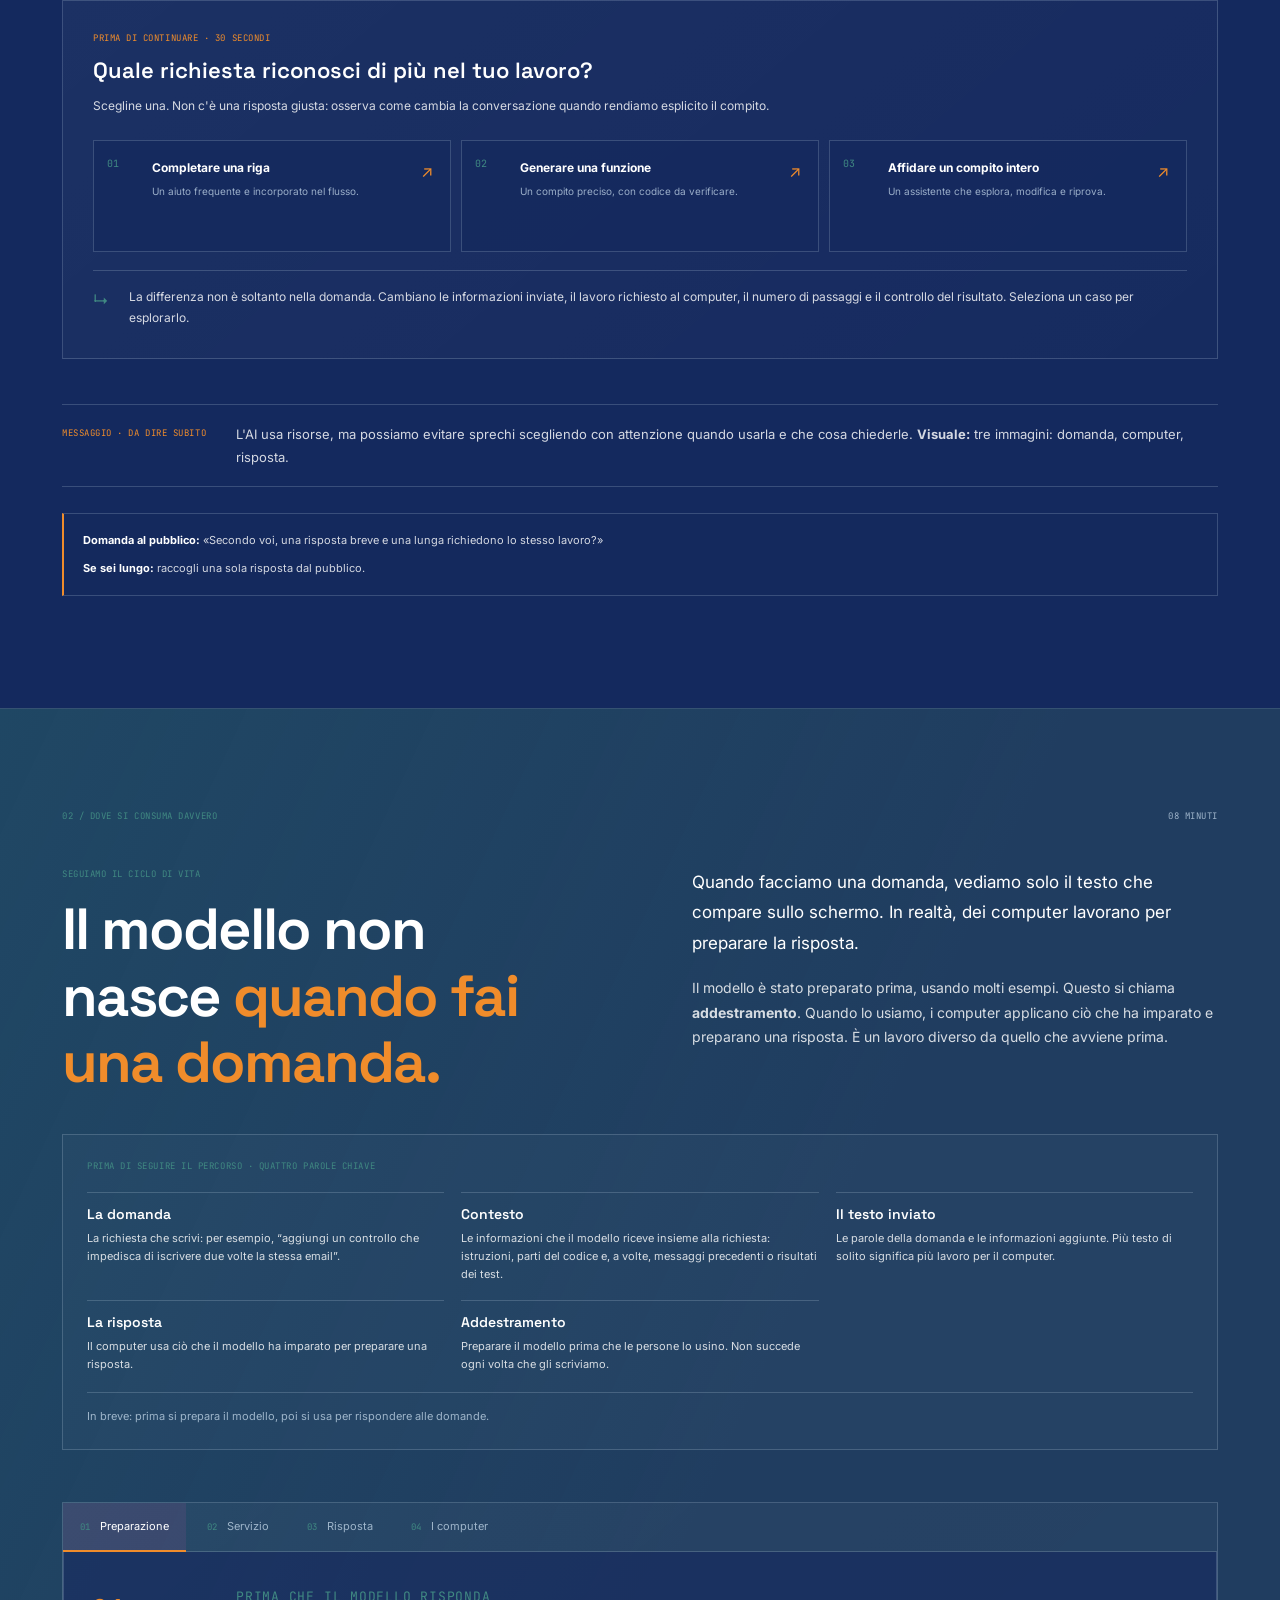
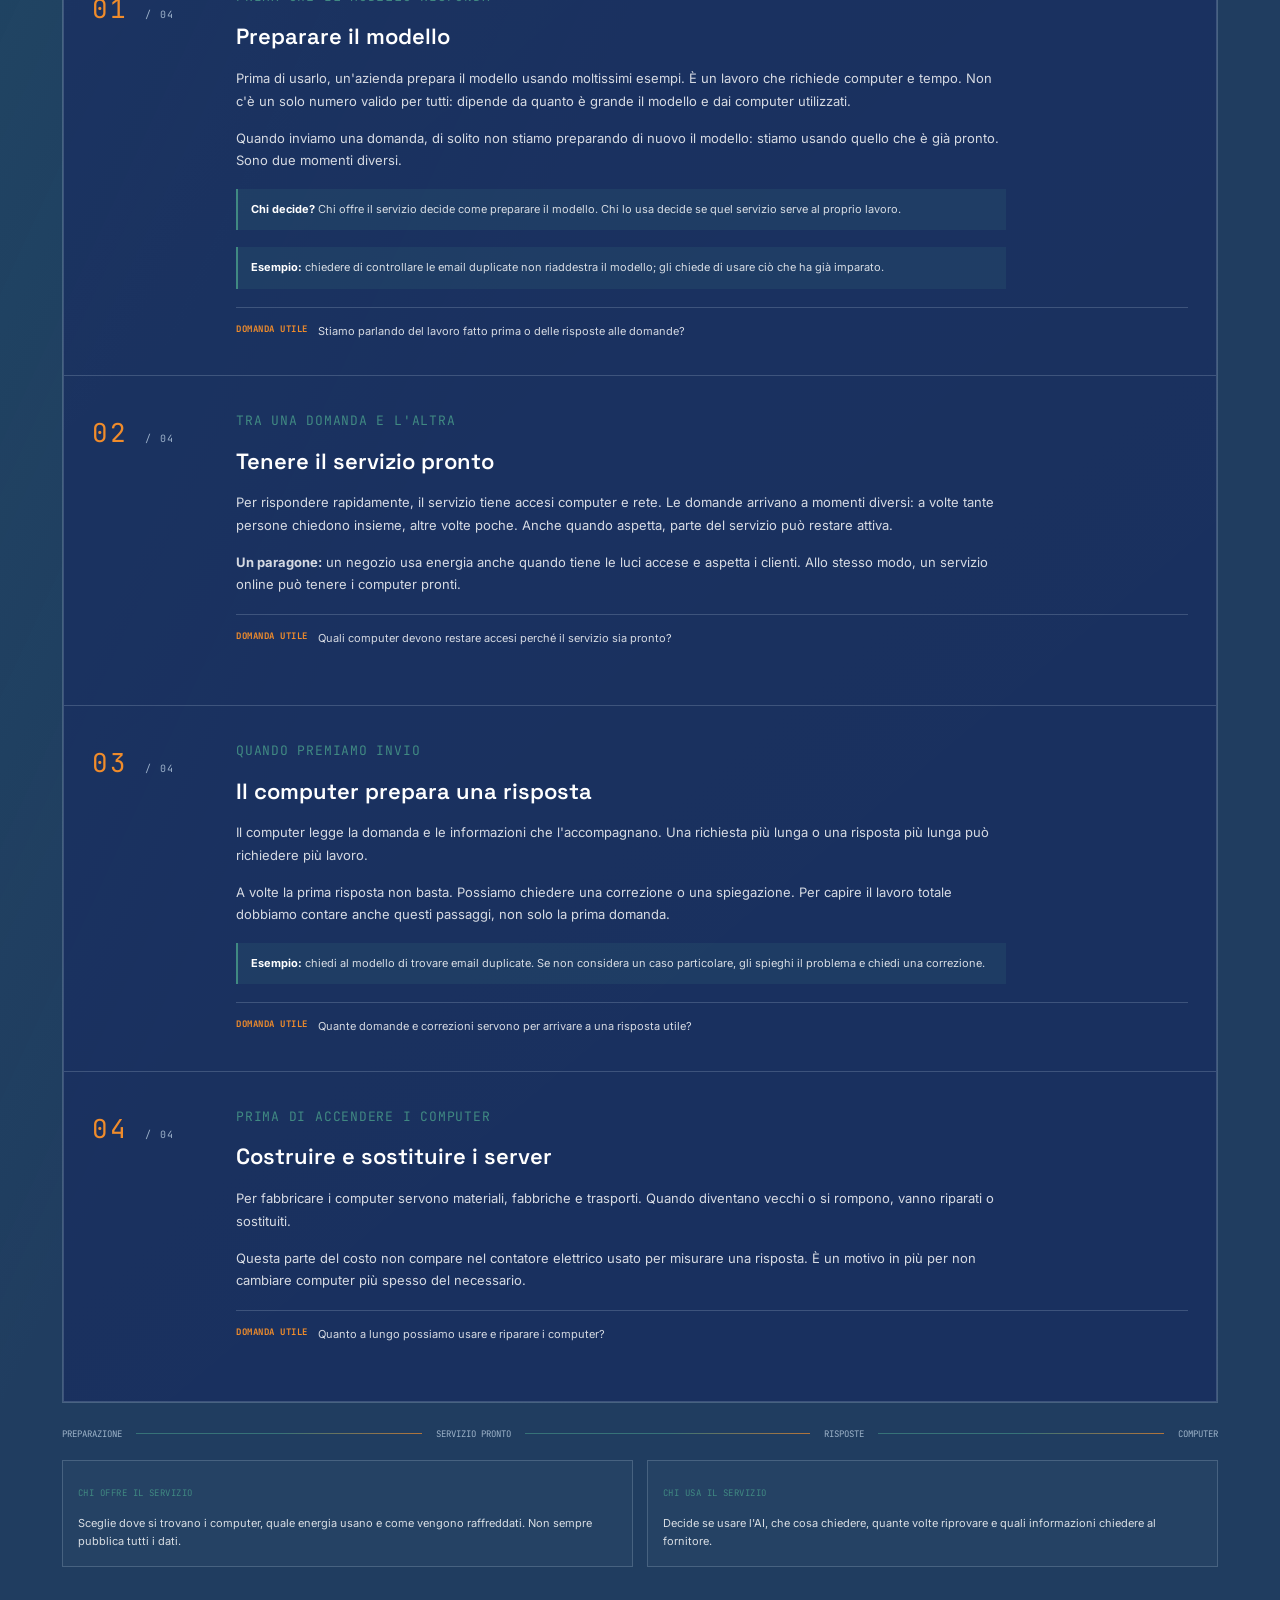
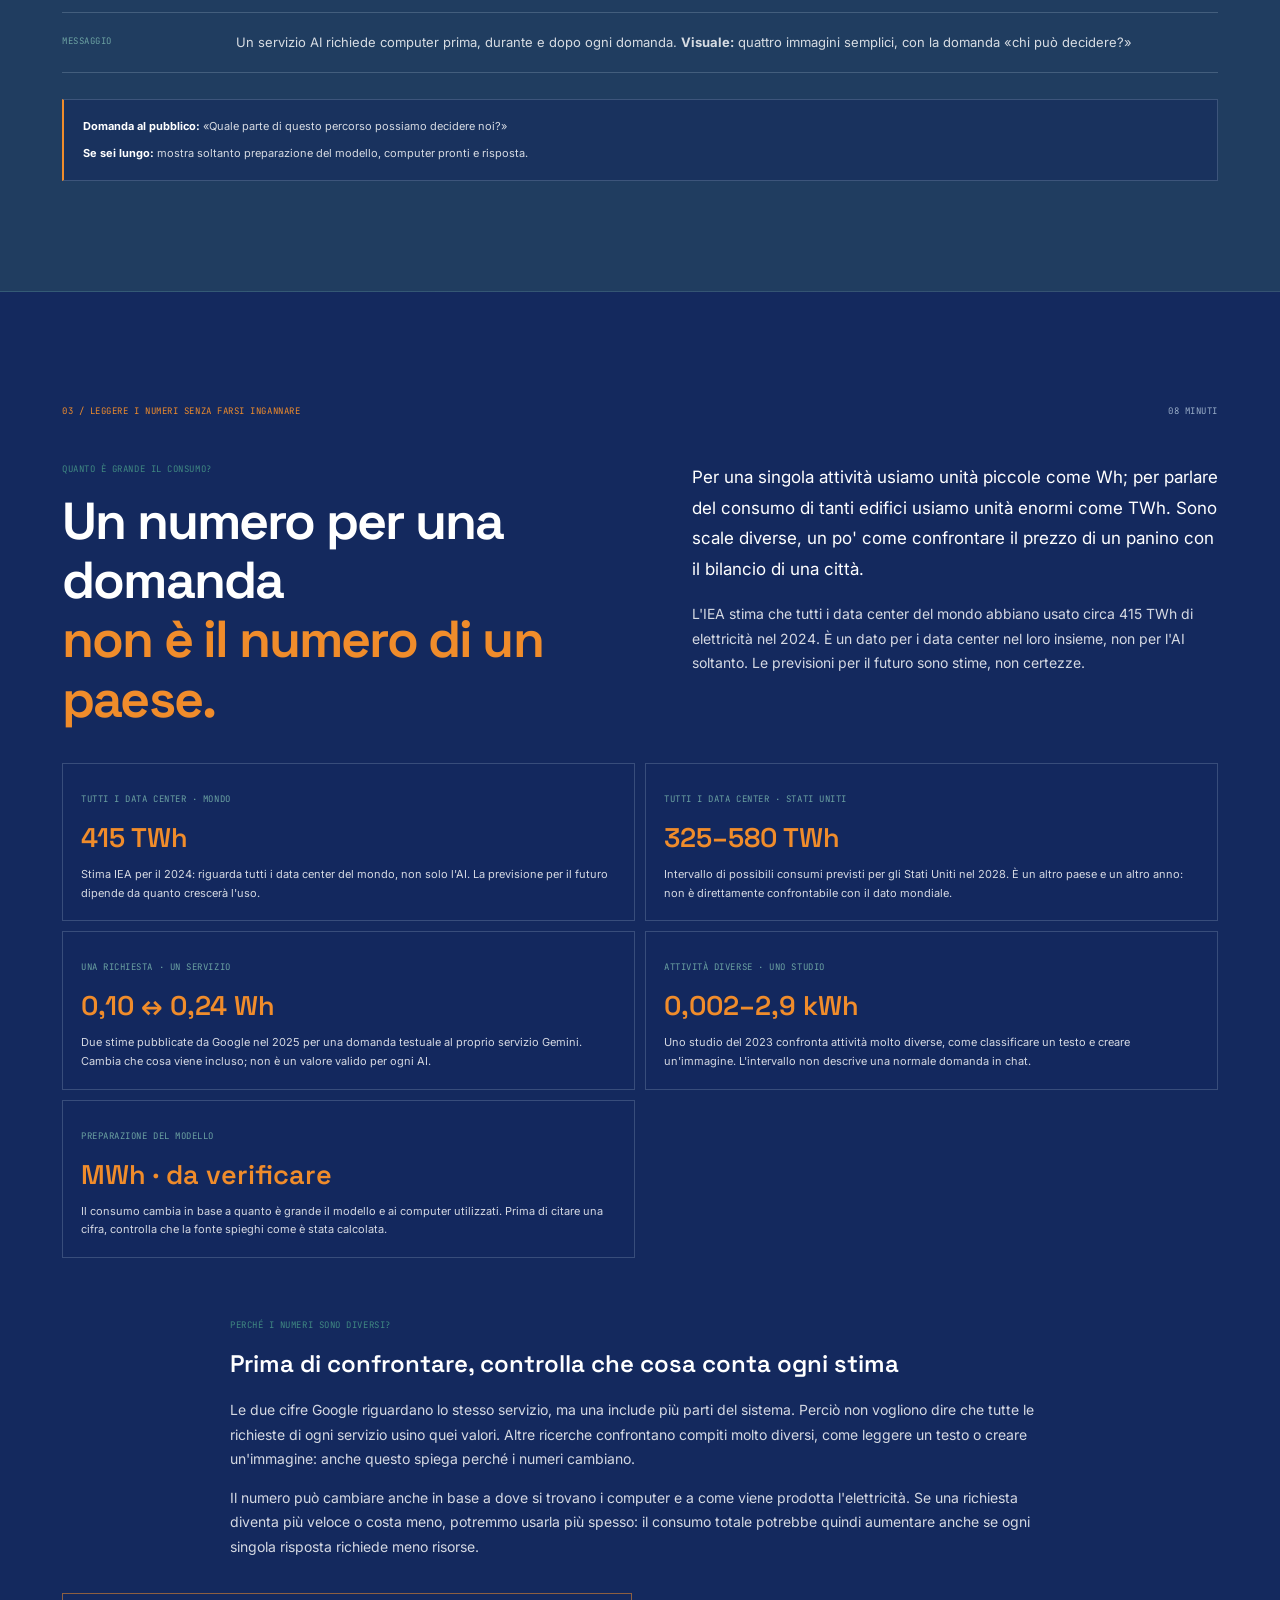
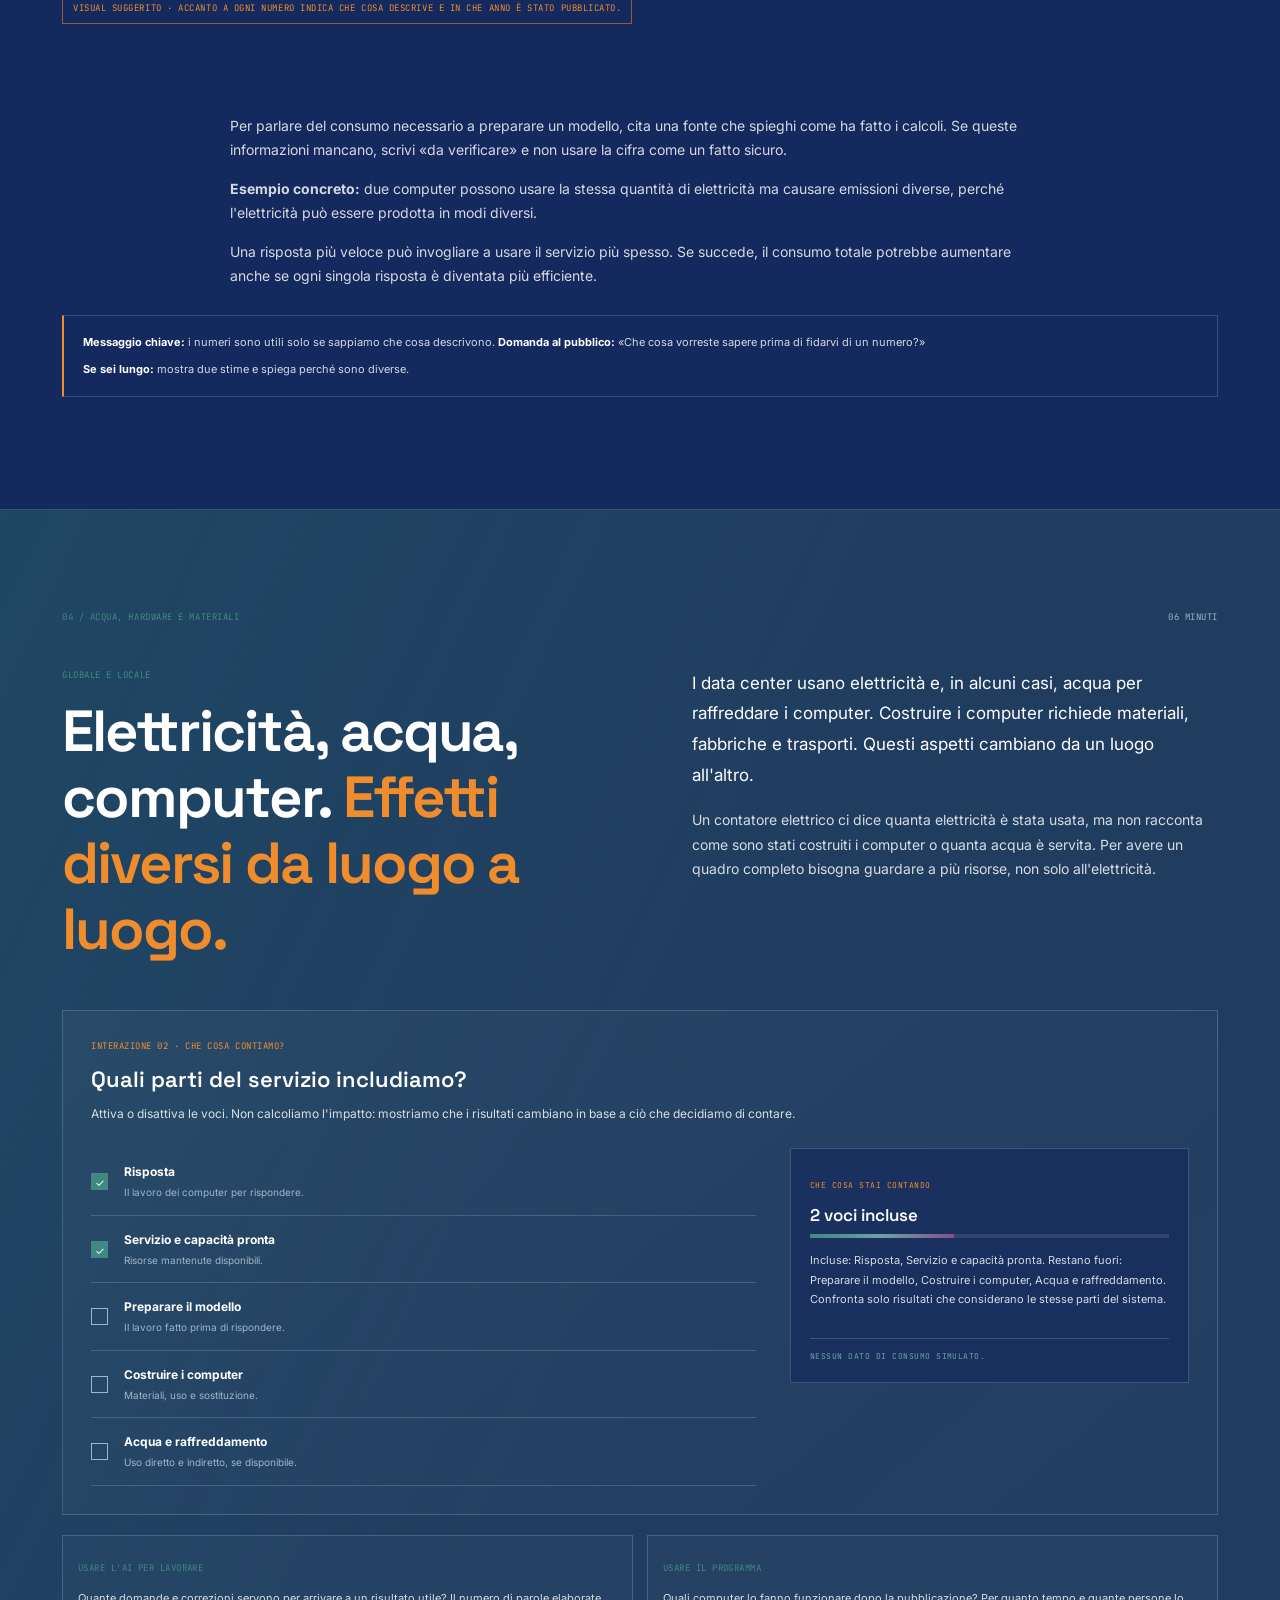
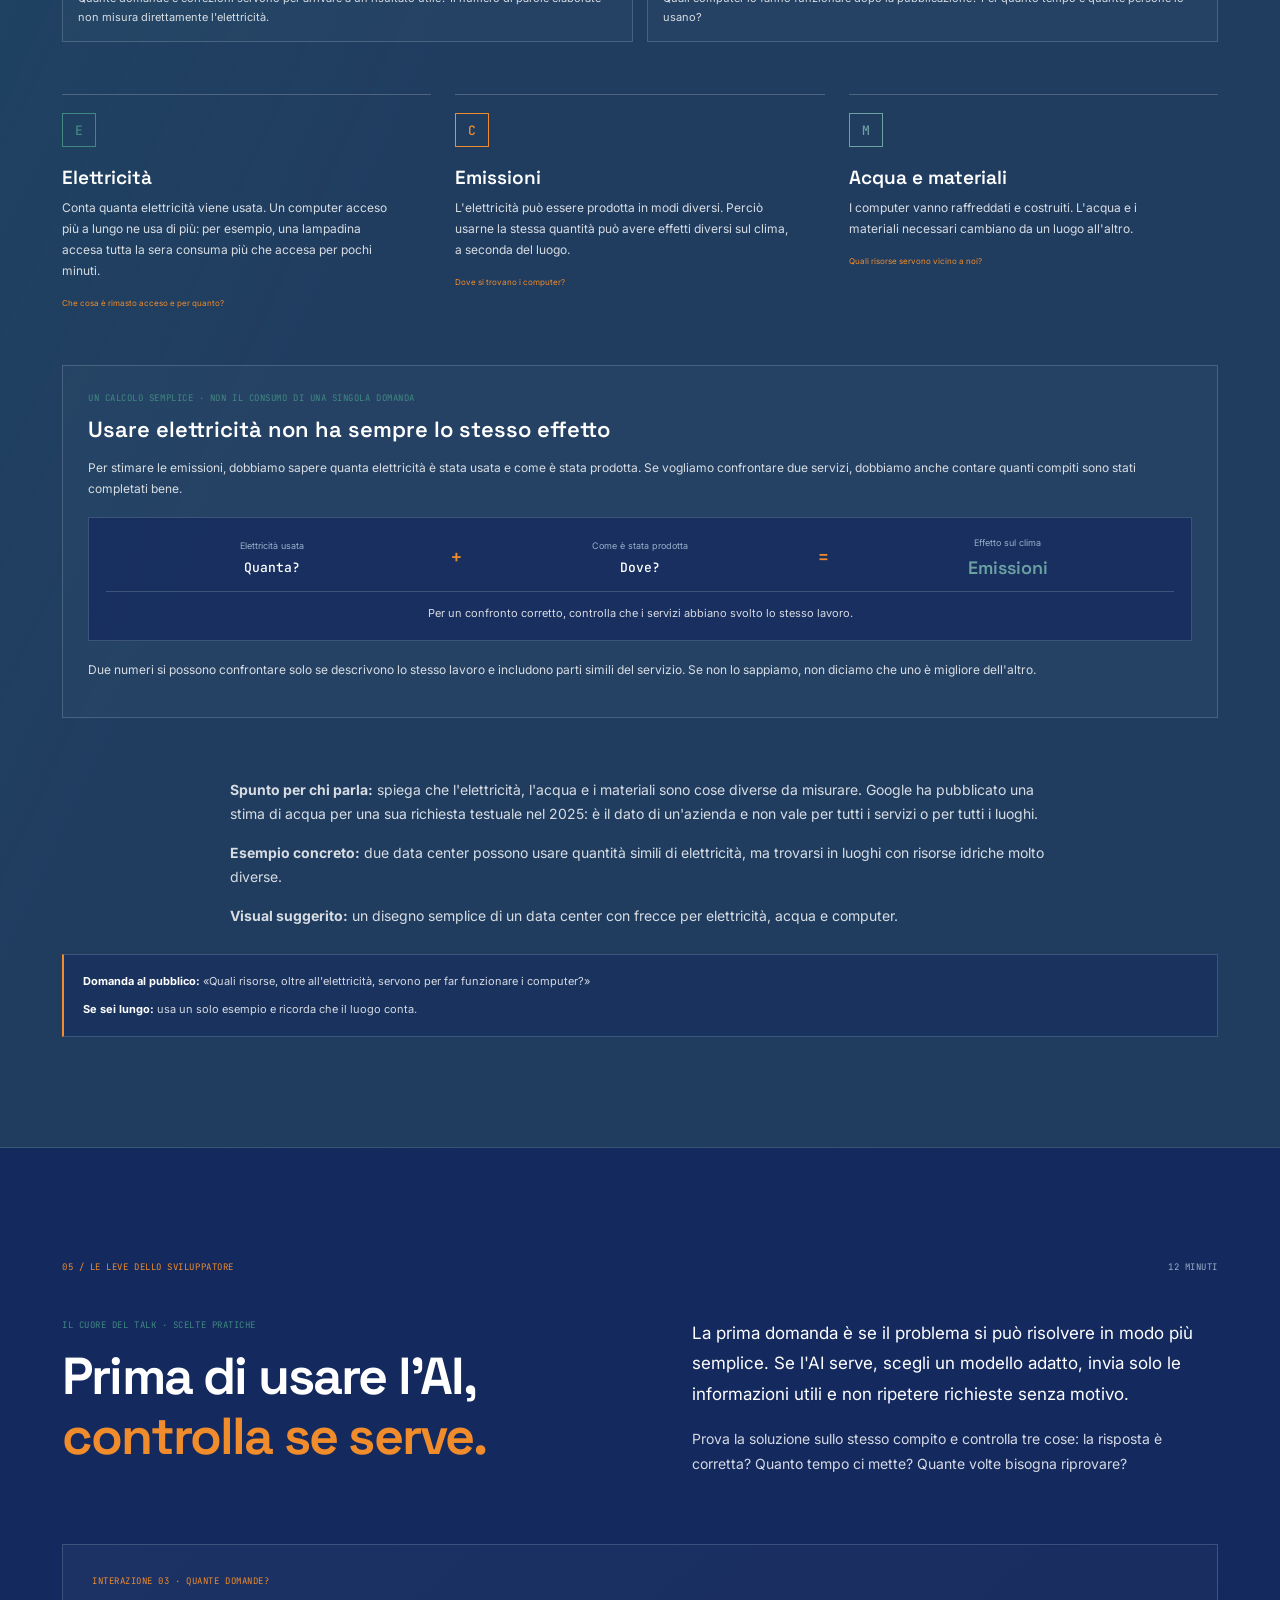
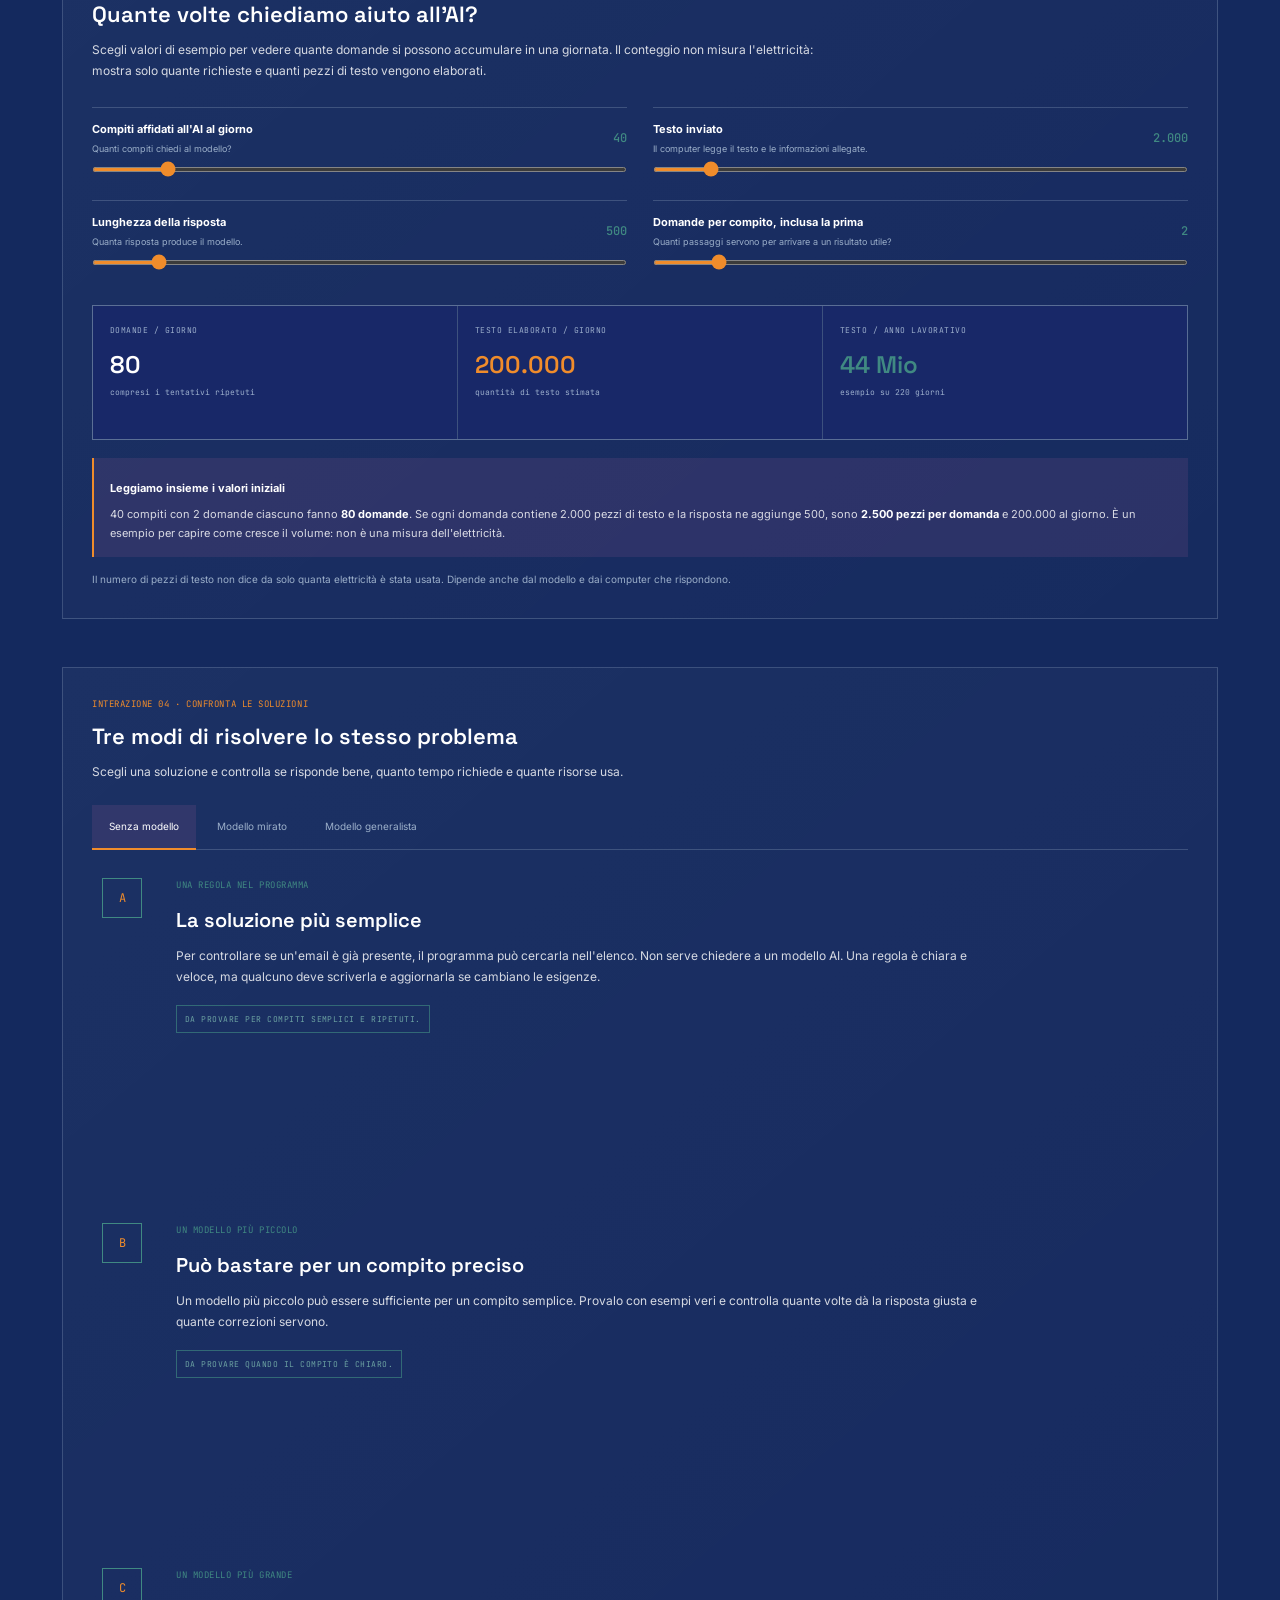
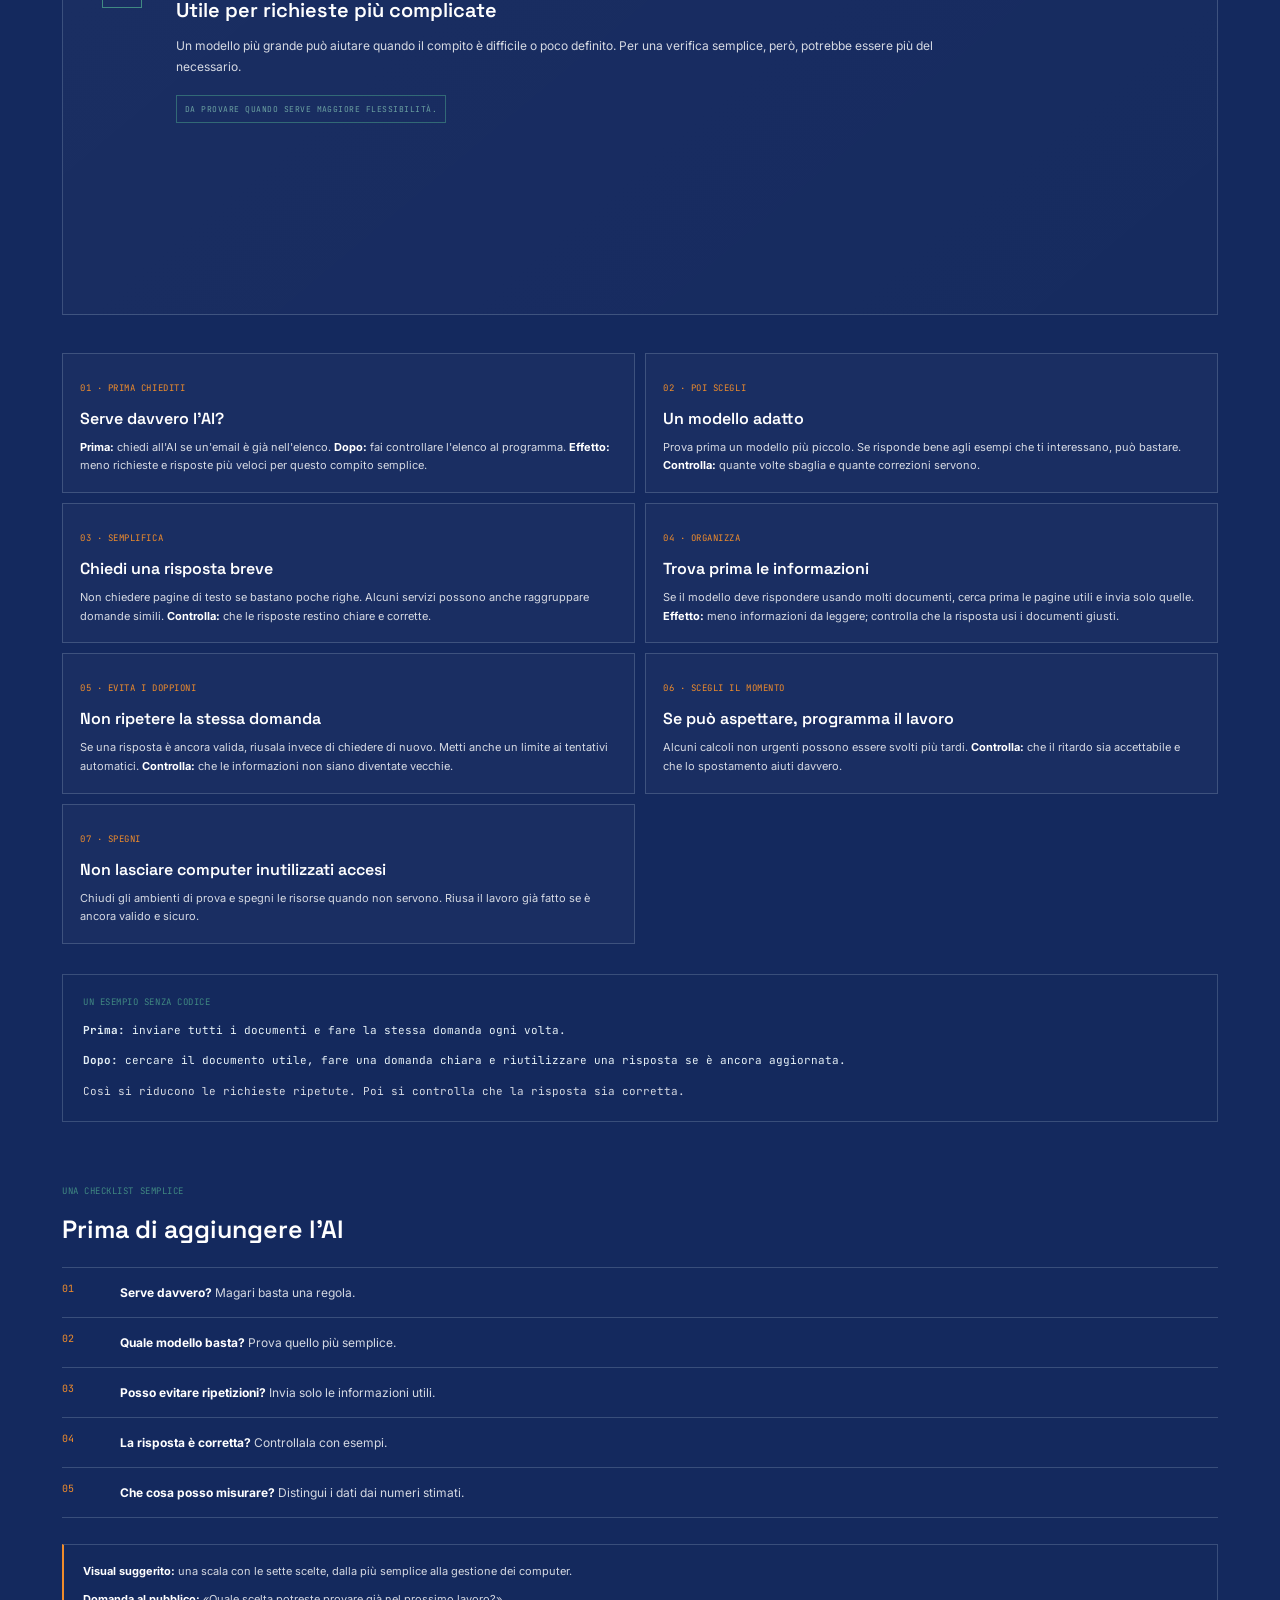
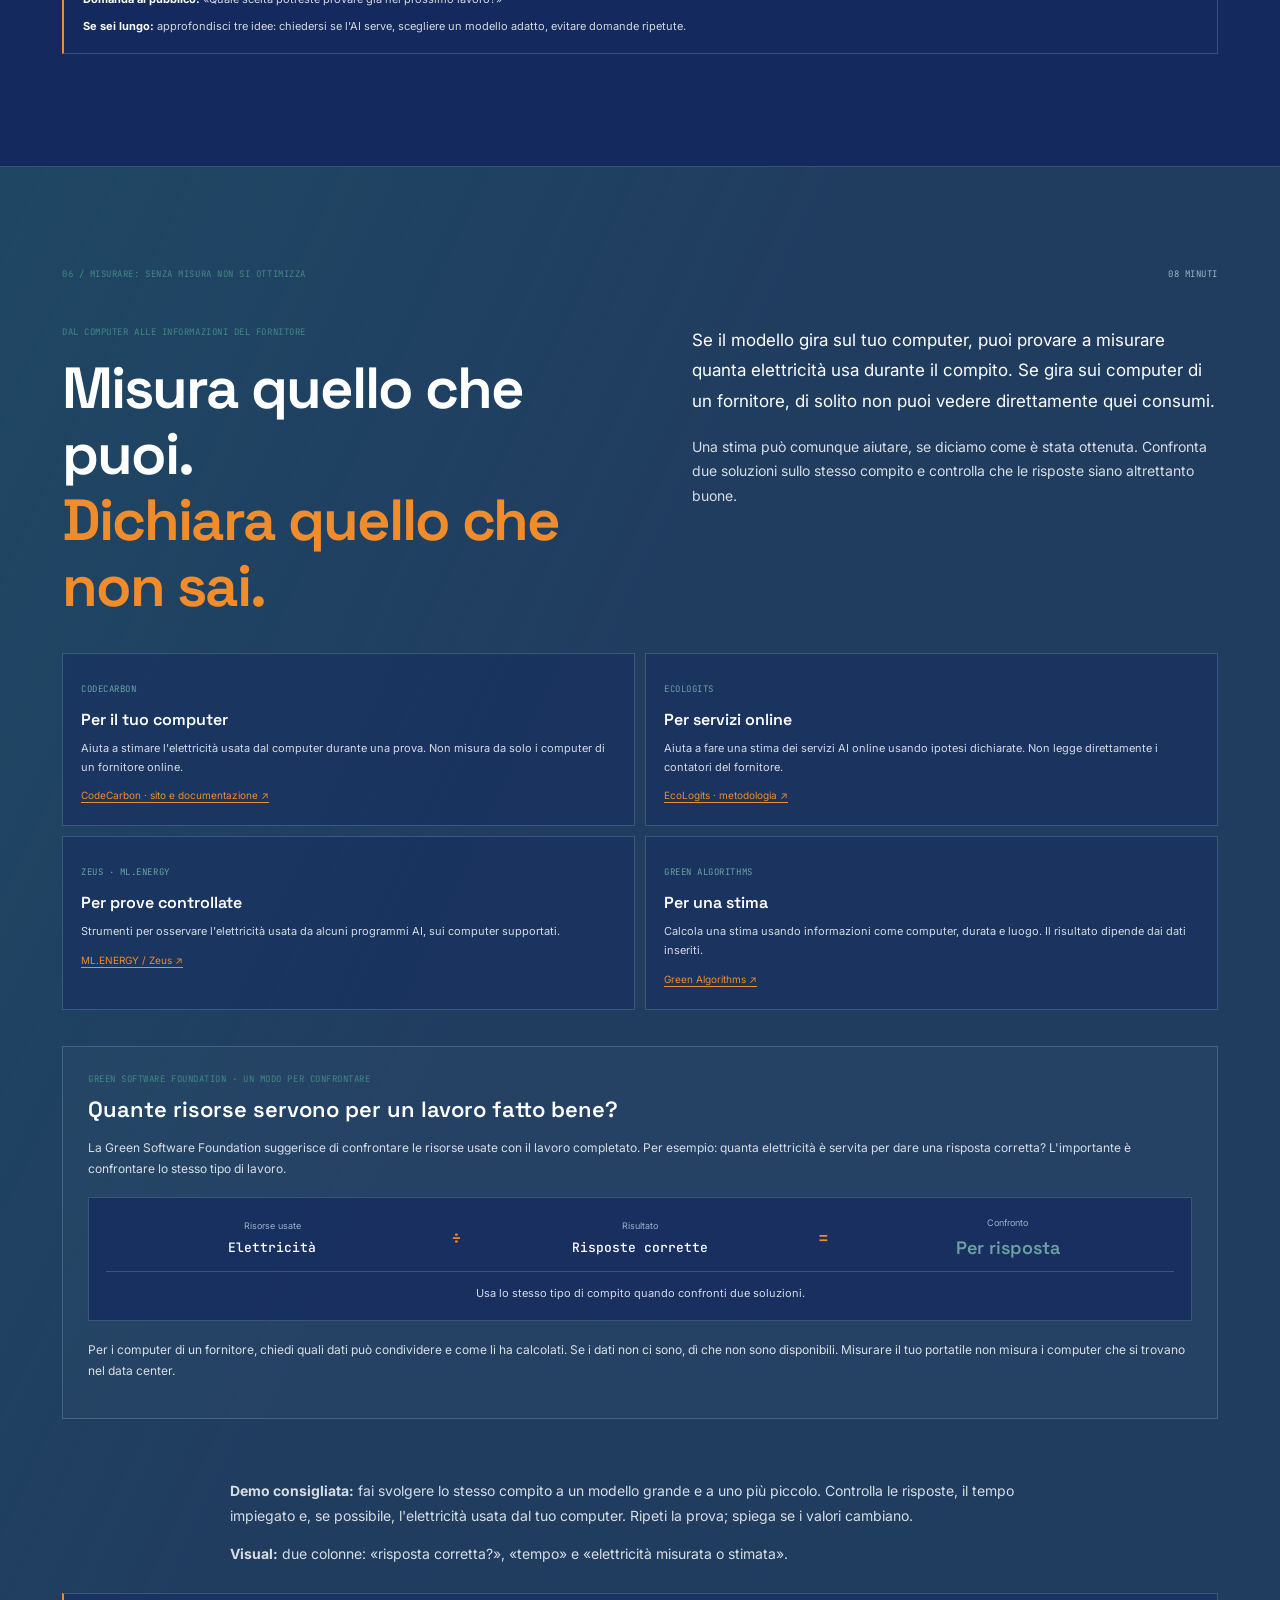
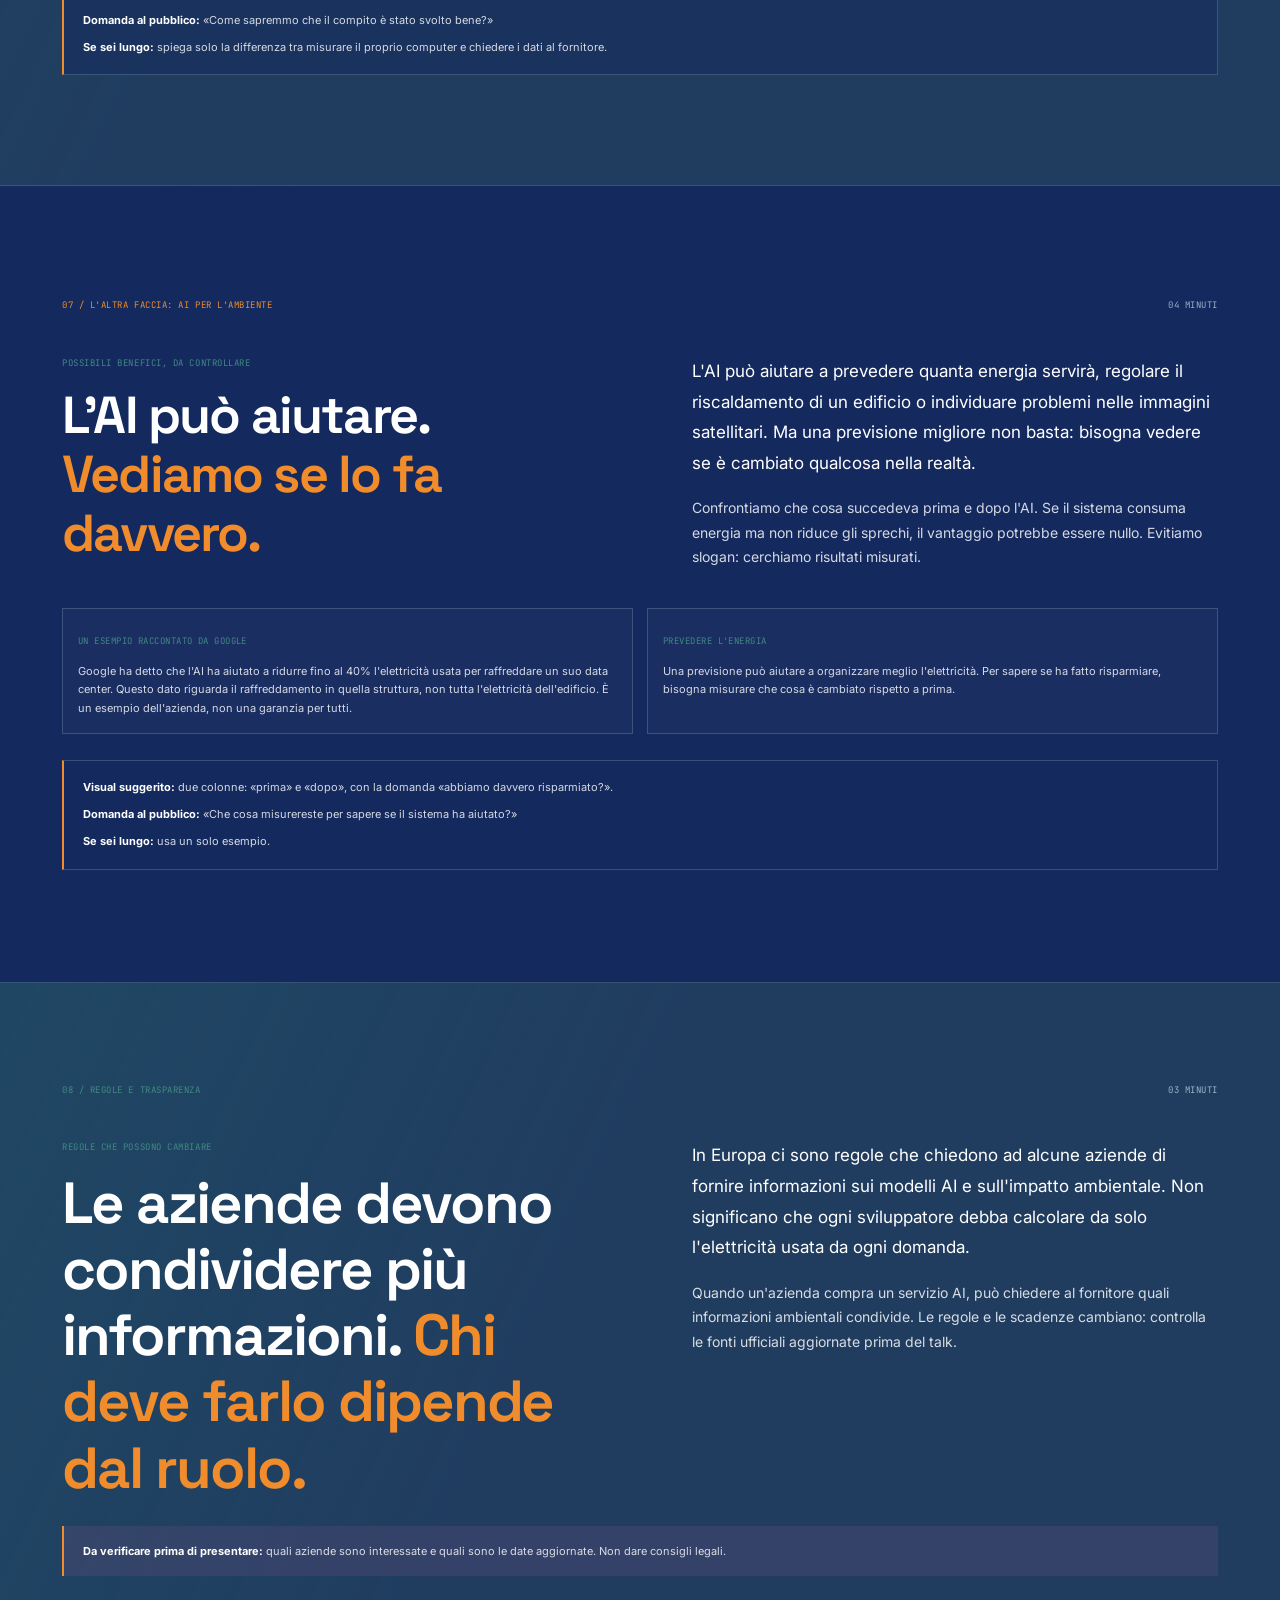
<file: public/talk.html>
<!DOCTYPE html>
<html lang="it">
<head>
  <meta charset="UTF-8" />
  <meta name="viewport" content="width=device-width, initial-scale=1.0" />
  <meta name="theme-color" content="#14295e" />
  <meta name="description" content="Talk tecnico di 55 minuti, più domande, su AI, impatto ambientale e decisioni pratiche per chi sviluppa." />
  <title>Approfondimento — AI, codice e impatto — green·code</title>
  <link rel="preconnect" href="https://fonts.googleapis.com" />
  <link rel="preconnect" href="https://fonts.gstatic.com" crossorigin />
  <link href="https://fonts.googleapis.com/css2?family=Inter:wght@300;400;500;600;700;800&family=JetBrains+Mono:wght@400;500;700&family=Space+Grotesk:wght@400;500;600;700&display=swap" rel="stylesheet" />
  <link rel="stylesheet" href="style.css" />
</head>
<body>
  <div class="reading-progress" aria-hidden="true"><span id="reading-progress"></span></div>
  <header class="topbar" id="top">
    <a class="wordmark" href="#top" aria-label="green code, torna all'inizio">green<span>·</span>code</a>
    <button class="menu-toggle" id="nav-toggle" type="button" aria-label="Apri il menu" aria-expanded="false" aria-controls="nav-links"><span></span><span></span></button>
    <nav class="nav-links" id="nav-links" aria-label="Indice del talk">
      <a href="#domanda">Apertura</a><a href="#ciclo">Ciclo</a><a href="#numeri">Numeri</a><a href="#acqua">Acqua e computer</a><a href="#scelte">Leve</a><a href="#misurare">Misurare</a><a href="#benefici">AI per l'ambiente</a><a href="#regole">Regole</a>
    </nav>
    <a class="time-chip" href="#scaletta"><span class="live-dot"></span><span>Talk · 55 min + Q&A</span></a>
  </header>

  <main>
    <section class="hero" aria-labelledby="hero-title">
      <div class="hero-image" role="img" aria-label="Infrastruttura di calcolo: server e circuiti attraversati dalla luce"></div>
      <div class="hero-content">
        <p class="eyebrow"><span>Green software engineering</span><span class="eyebrow-line"></span><span>Un talk interattivo · 55 minuti + domande</span></p>
        <h1 id="hero-title">L'AI scrive.<br />La materia<br /><i>risponde.</i></h1>
        <p class="hero-intro">L'AI usa computer ed energia, ma non tutte le richieste sono uguali. Vediamo con esempi semplici che cosa succede dietro una risposta e quali scelte aiutano a evitare sprechi.</p>
        <div class="hero-actions"><a class="btn-primary" href="#domanda">Inizia il percorso <span aria-hidden="true">↓</span></a><a class="text-link" href="#scaletta">Vedi la scaletta</a></div>
      </div>
      <div class="hero-index" aria-hidden="true"><span>01</span><span class="index-rule"></span><span>55</span></div>
      <div class="hero-caption"><span>Né panico né indifferenza: ipotesi, misure, decisioni.</span><span>Modello × infrastruttura × utilizzo</span></div>
    </section>

    <section class="runline" id="scaletta" aria-label="Scaletta del talk">
      <div class="runline-label"><span class="live-dot"></span> 55′ talk + 10′ domande</div>
      <a href="#domanda"><b>03′</b> Apertura</a><a href="#ciclo"><b>08′</b> Ciclo di vita</a><a href="#numeri"><b>08′</b> Leggere i numeri</a><a href="#acqua"><b>06′</b> Acqua e computer</a><a href="#scelte"><b>12′</b> Scelte pratiche</a><a href="#misurare"><b>08′</b> Misurare</a><a href="#benefici"><b>04′</b> AI per l'ambiente</a><a href="#regole"><b>03′</b> Regole</a><a href="#chiusura"><b>03′</b> Checklist</a><a href="#domande"><b>10′</b> Domande</a>
    </section>

    <section class="chapter" id="domanda">
      <div class="chapter-meta"><span>01 / La domanda scomoda</span><span>03 minuti</span></div>
      <div class="chapter-grid">
        <div class="chapter-heading"><p class="kicker">Partiamo da una comparazione</p><h2>Quanto costa una richiesta AI rispetto a <em>una ricerca o uno streaming?</em></h2></div>
        <div class="chapter-copy">
          <p class="lead">«Quanta energia usa una domanda all'AI, rispetto a una ricerca online o a un video?» La risposta è: dipende. Una risposta breve e una lunga richiedono lavori diversi; conta anche quali computer rispondono.</p>
          <p>Quando mostriamo un numero, dobbiamo dire chi lo ha calcolato e che cosa ha contato. Se non lo sappiamo, lo diciamo senza inventare una risposta.</p>
          <p>Il filo del talk è pratico: capire che cosa succede dietro una risposta, evitare richieste inutili e scegliere una soluzione adatta al problema.</p>
        </div>
      </div>
      <div class="comparison-grid" aria-label="La differenza tra una richiesta e il servizio nel tempo">
        <article><span class="comparison-label">01 · UNA DOMANDA</span><p>Una risposta breve e una lunga non richiedono lo stesso lavoro. Anche i computer che le preparano fanno differenza.</p></article>
        <article><span class="comparison-label">02 · IL SERVIZIO NEL TEMPO</span><p>Se tante persone usano il servizio, il lavoro totale cresce. Una domanda più veloce può essere usata più spesso.</p></article>
      </div>
      <div class="interactive question-lab">
        <div class="lab-heading"><span class="lab-index">PRIMA DI CONTINUARE · 30 SECONDI</span><h3>Quale richiesta riconosci di più nel tuo lavoro?</h3><p>Scegline una. Non c'è una risposta giusta: osserva come cambia la conversazione quando rendiamo esplicito il compito.</p></div>
        <div class="choice-list" role="group" aria-label="Scegli il tipo di richiesta AI">
          <button class="choice-button" data-usage="autocomplete" type="button"><span class="choice-symbol">01</span><span><b>Completare una riga</b><small>Un aiuto frequente e incorporato nel flusso.</small></span><span class="choice-arrow">↗</span></button>
          <button class="choice-button" data-usage="generate" type="button"><span class="choice-symbol">02</span><span><b>Generare una funzione</b><small>Un compito preciso, con codice da verificare.</small></span><span class="choice-arrow">↗</span></button>
          <button class="choice-button" data-usage="agent" type="button"><span class="choice-symbol">03</span><span><b>Affidare un compito intero</b><small>Un assistente che esplora, modifica e riprova.</small></span><span class="choice-arrow">↗</span></button>
        </div>
        <div class="choice-response" id="choice-response" aria-live="polite"><span class="response-marker">↳</span><p>La differenza non è soltanto nella domanda. Cambiano le informazioni inviate, il lavoro richiesto al computer, il numero di passaggi e il controllo del risultato. Seleziona un caso per esplorarlo.</p></div>
      </div>
      <aside class="speaker-note"><span class="note-label">MESSAGGIO · DA DIRE SUBITO</span><p>L'AI usa risorse, ma possiamo evitare sprechi scegliendo con attenzione quando usarla e che cosa chiederle. <b>Visuale:</b> tre immagini: domanda, computer, risposta.</p></aside>
      <div class="speaker-cues"><p><b>Domanda al pubblico:</b> «Secondo voi, una risposta breve e una lunga richiedono lo stesso lavoro?»</p><p><b>Se sei lungo:</b> raccogli una sola risposta dal pubblico.</p></div>
    </section>

    <section class="chapter chapter-dark" id="ciclo">
      <div class="chapter-inner">
        <div class="chapter-meta"><span>02 / Dove si consuma davvero</span><span>08 minuti</span></div>
        <div class="chapter-grid">
          <div class="chapter-heading"><p class="kicker">Seguiamo il ciclo di vita</p><h2>Il modello non nasce <em>quando fai una domanda.</em></h2></div>
          <div class="chapter-copy">          <p class="lead">Quando facciamo una domanda, vediamo solo il testo che compare sullo schermo. In realtà, dei computer lavorano per preparare la risposta.</p><p>Il modello è stato preparato prima, usando molti esempi. Questo si chiama <b>addestramento</b>. Quando lo usiamo, i computer applicano ciò che ha imparato e preparano una risposta. È un lavoro diverso da quello che avviene prima.</p></div>
        </div>
        <div class="concept-guide" aria-label="Parole chiave per seguire il percorso">
          <p class="kicker">Prima di seguire il percorso · quattro parole chiave</p>
          <div class="concept-grid">
            <article><h3>La domanda</h3><p>La richiesta che scrivi: per esempio, “aggiungi un controllo che impedisca di iscrivere due volte la stessa email”.</p></article>
            <article><h3>Contesto</h3><p>Le informazioni che il modello riceve insieme alla richiesta: istruzioni, parti del codice e, a volte, messaggi precedenti o risultati dei test.</p></article>
            <article><h3>Il testo inviato</h3><p>Le parole della domanda e le informazioni aggiunte. Più testo di solito significa più lavoro per il computer.</p></article>
            <article><h3>La risposta</h3><p>Il computer usa ciò che il modello ha imparato per preparare una risposta.</p></article>
            <article><h3>Addestramento</h3><p>Preparare il modello prima che le persone lo usino. Non succede ogni volta che gli scriviamo.</p></article>
          </div>
          <p class="concept-note">In breve: prima si prepara il modello, poi si usa per rispondere alle domande.</p>
        </div>
        <div class="phase-explorer interactive">
          <div class="phase-tabs" role="tablist" aria-label="Fasi del ciclo di vita AI">
            <button class="phase-tab active" id="tab-training" role="tab" aria-selected="true" aria-controls="panel-training" data-phase="training" type="button"><span>01</span>Preparazione</button>
            <button class="phase-tab" id="tab-serving" role="tab" aria-selected="false" aria-controls="panel-serving" data-phase="serving" type="button"><span>02</span>Servizio</button>
            <button class="phase-tab" id="tab-inference" role="tab" aria-selected="false" aria-controls="panel-inference" data-phase="inference" type="button"><span>03</span>Risposta</button>
            <button class="phase-tab" id="tab-hardware" role="tab" aria-selected="false" aria-controls="panel-hardware" data-phase="hardware" type="button"><span>04</span>I computer</button>
          </div>
          <article class="phase-panel" id="panel-training" role="tabpanel" aria-labelledby="tab-training" data-phase-panel="training">
            <div class="phase-number">01 <span>/ 04</span></div><div><p class="kicker">Prima che il modello risponda</p><h3>Preparare il modello</h3><p>Prima di usarlo, un'azienda prepara il modello usando moltissimi esempi. È un lavoro che richiede computer e tempo. Non c'è un solo numero valido per tutti: dipende da quanto è grande il modello e dai computer utilizzati.</p><p>Quando inviamo una domanda, di solito non stiamo preparando di nuovo il modello: stiamo usando quello che è già pronto. Sono due momenti diversi.</p><p class="phase-example"><b>Chi decide?</b> Chi offre il servizio decide come preparare il modello. Chi lo usa decide se quel servizio serve al proprio lavoro.</p><p class="phase-example"><b>Esempio:</b> chiedere di controllare le email duplicate non riaddestra il modello; gli chiede di usare ciò che ha già imparato.</p><div class="phase-takeaway"><b>Domanda utile</b><span>Stiamo parlando del lavoro fatto prima o delle risposte alle domande?</span></div></div>
          </article>
          <article class="phase-panel" id="panel-serving" role="tabpanel" aria-labelledby="tab-serving" data-phase-panel="serving" hidden>
            <div class="phase-number">02 <span>/ 04</span></div><div><p class="kicker">Tra una domanda e l'altra</p><h3>Tenere il servizio pronto</h3><p>Per rispondere rapidamente, il servizio tiene accesi computer e rete. Le domande arrivano a momenti diversi: a volte tante persone chiedono insieme, altre volte poche. Anche quando aspetta, parte del servizio può restare attiva.</p><p><b>Un paragone:</b> un negozio usa energia anche quando tiene le luci accese e aspetta i clienti. Allo stesso modo, un servizio online può tenere i computer pronti.</p><div class="phase-takeaway"><b>Domanda utile</b><span>Quali computer devono restare accesi perché il servizio sia pronto?</span></div></div>
          </article>
          <article class="phase-panel" id="panel-inference" role="tabpanel" aria-labelledby="tab-inference" data-phase-panel="inference" hidden>
            <div class="phase-number">03 <span>/ 04</span></div><div><p class="kicker">Quando premiamo Invio</p><h3>Il computer prepara una risposta</h3><p>Il computer legge la domanda e le informazioni che l'accompagnano. Una richiesta più lunga o una risposta più lunga può richiedere più lavoro.</p><p>A volte la prima risposta non basta. Possiamo chiedere una correzione o una spiegazione. Per capire il lavoro totale dobbiamo contare anche questi passaggi, non solo la prima domanda.</p><p class="phase-example"><b>Esempio:</b> chiedi al modello di trovare email duplicate. Se non considera un caso particolare, gli spieghi il problema e chiedi una correzione.</p><div class="phase-takeaway"><b>Domanda utile</b><span>Quante domande e correzioni servono per arrivare a una risposta utile?</span></div></div>
          </article>
          <article class="phase-panel" id="panel-hardware" role="tabpanel" aria-labelledby="tab-hardware" data-phase-panel="hardware" hidden>
            <div class="phase-number">04 <span>/ 04</span></div><div><p class="kicker">Prima di accendere i computer</p><h3>Costruire e sostituire i server</h3><p>Per fabbricare i computer servono materiali, fabbriche e trasporti. Quando diventano vecchi o si rompono, vanno riparati o sostituiti.</p><p>Questa parte del costo non compare nel contatore elettrico usato per misurare una risposta. È un motivo in più per non cambiare computer più spesso del necessario.</p><div class="phase-takeaway"><b>Domanda utile</b><span>Quanto a lungo possiamo usare e riparare i computer?</span></div></div>
          </article>
        </div>
        <div class="lifecycle-track" aria-label="Il ciclo completo: preparazione del modello, servizio, risposte, produzione dei computer"><span>Preparazione</span><i></i><span>Servizio pronto</span><i></i><span>Risposte</span><i></i><span>Computer</span></div>
        <div class="comparison-grid" aria-label="Chi può decidere o agire nelle fasi del ciclo">
          <article><span class="comparison-label">CHI OFFRE IL SERVIZIO</span><p>Sceglie dove si trovano i computer, quale energia usano e come vengono raffreddati. Non sempre pubblica tutti i dati.</p></article>
          <article><span class="comparison-label">CHI USA IL SERVIZIO</span><p>Decide se usare l'AI, che cosa chiedere, quante volte riprovare e quali informazioni chiedere al fornitore.</p></article>
        </div>
        <aside class="speaker-note dark-note"><span class="note-label">MESSAGGIO</span><p>Un servizio AI richiede computer prima, durante e dopo ogni domanda. <b>Visuale:</b> quattro immagini semplici, con la domanda «chi può decidere?»</p></aside>
        <div class="speaker-cues"><p><b>Domanda al pubblico:</b> «Quale parte di questo percorso possiamo decidere noi?»</p><p><b>Se sei lungo:</b> mostra soltanto preparazione del modello, computer pronti e risposta.</p></div>
      </div>
    </section>

    <section class="chapter" id="numeri">
      <div class="chapter-meta"><span>03 / Leggere i numeri senza farsi ingannare</span><span>08 minuti</span></div>
      <div class="chapter-grid"><div class="chapter-heading"><p class="kicker">Quanto è grande il consumo?</p><h2>Un numero per una domanda<br><em>non è il numero di un paese.</em></h2></div><div class="chapter-copy"><p class="lead">Per una singola attività usiamo unità piccole come Wh; per parlare del consumo di tanti edifici usiamo unità enormi come TWh. Sono scale diverse, un po' come confrontare il prezzo di un panino con il bilancio di una città.</p><p>L'IEA stima che tutti i data center del mondo abbiano usato circa 415 TWh di elettricità nel 2024. È un dato per i data center nel loro insieme, non per l'AI soltanto. Le previsioni per il futuro sono stime, non certezze.</p></div></div>
      <div class="fact-cards">
        <article><span class="theory-label">TUTTI I DATA CENTER · MONDO</span><strong>415 TWh</strong><p>Stima IEA per il 2024: riguarda tutti i data center del mondo, non solo l'AI. La previsione per il futuro dipende da quanto crescerà l'uso.</p></article>
        <article><span class="theory-label">TUTTI I DATA CENTER · STATI UNITI</span><strong>325–580 TWh</strong><p>Intervallo di possibili consumi previsti per gli Stati Uniti nel 2028. È un altro paese e un altro anno: non è direttamente confrontabile con il dato mondiale.</p></article>
        <article><span class="theory-label">UNA RICHIESTA · UN SERVIZIO</span><strong>0,10 ↔ 0,24 Wh</strong><p>Due stime pubblicate da Google nel 2025 per una domanda testuale al proprio servizio Gemini. Cambia che cosa viene incluso; non è un valore valido per ogni AI.</p></article>
        <article><span class="theory-label">ATTIVITÀ DIVERSE · UNO STUDIO</span><strong>0,002–2,9 kWh</strong><p>Uno studio del 2023 confronta attività molto diverse, come classificare un testo e creare un'immagine. L'intervallo non descrive una normale domanda in chat.</p></article>
        <article><span class="theory-label">PREPARAZIONE DEL MODELLO</span><strong>MWh · da verificare</strong><p>Il consumo cambia in base a quanto è grande il modello e ai computer utilizzati. Prima di citare una cifra, controlla che la fonte spieghi come è stata calcolata.</p></article>
      </div>
      <div class="talk-copy"><p class="kicker">Perché i numeri sono diversi?</p><h3>Prima di confrontare, controlla che cosa conta ogni stima</h3><p>Le due cifre Google riguardano lo stesso servizio, ma una include più parti del sistema. Perciò non vogliono dire che tutte le richieste di ogni servizio usino quei valori. Altre ricerche confrontano compiti molto diversi, come leggere un testo o creare un'immagine: anche questo spiega perché i numeri cambiano.</p><p>Il numero può cambiare anche in base a dove si trovano i computer e a come viene prodotta l'elettricità. Se una richiesta diventa più veloce o costa meno, potremmo usarla più spesso: il consumo totale potrebbe quindi aumentare anche se ogni singola risposta richiede meno risorse.</p></div>
      <div class="viz-badge">Visual suggerito · accanto a ogni numero indica che cosa descrive e in che anno è stato pubblicato.</div>
      <div class="talk-copy"><p>Per parlare del consumo necessario a preparare un modello, cita una fonte che spieghi come ha fatto i calcoli. Se queste informazioni mancano, scrivi «da verificare» e non usare la cifra come un fatto sicuro.</p><p><b>Esempio concreto:</b> due computer possono usare la stessa quantità di elettricità ma causare emissioni diverse, perché l'elettricità può essere prodotta in modi diversi.</p><p>Una risposta più veloce può invogliare a usare il servizio più spesso. Se succede, il consumo totale potrebbe aumentare anche se ogni singola risposta è diventata più efficiente.</p></div>
      <div class="speaker-cues"><p><b>Messaggio chiave:</b> i numeri sono utili solo se sappiamo che cosa descrivono. <b>Domanda al pubblico:</b> «Che cosa vorreste sapere prima di fidarvi di un numero?»</p><p><b>Se sei lungo:</b> mostra due stime e spiega perché sono diverse.</p></div>
    </section>

    <section class="chapter chapter-dark" id="acqua">
      <div class="chapter-inner">
        <div class="chapter-meta"><span>04 / Acqua, hardware e materiali</span><span>06 minuti</span></div>
        <div class="chapter-grid">        <div class="chapter-heading"><p class="kicker">Globale e locale</p><h2>Elettricità, acqua, computer. <em>Effetti diversi da luogo a luogo.</em></h2></div><div class="chapter-copy">        <p class="lead">I data center usano elettricità e, in alcuni casi, acqua per raffreddare i computer. Costruire i computer richiede materiali, fabbriche e trasporti. Questi aspetti cambiano da un luogo all'altro.</p><p>Un contatore elettrico ci dice quanta elettricità è stata usata, ma non racconta come sono stati costruiti i computer o quanta acqua è servita. Per avere un quadro completo bisogna guardare a più risorse, non solo all'elettricità.</p></div></div>
        <div class="boundary-lab interactive">
          <div class="lab-heading"><span class="lab-index">INTERAZIONE 02 · CHE COSA CONTIAMO?</span><h3>Quali parti del servizio includiamo?</h3><p>Attiva o disattiva le voci. Non calcoliamo l'impatto: mostriamo che i risultati cambiano in base a ciò che decidiamo di contare.</p></div>
          <div class="boundary-layout">
            <div class="boundary-options">
              <label class="boundary-option"><input type="checkbox" value="inference" checked><span class="check-mark"></span><span><b>Risposta</b><small>Il lavoro dei computer per rispondere.</small></span></label>
              <label class="boundary-option"><input type="checkbox" value="serving" checked><span class="check-mark"></span><span><b>Servizio e capacità pronta</b><small>Risorse mantenute disponibili.</small></span></label>
              <label class="boundary-option"><input type="checkbox" value="training"><span class="check-mark"></span><span><b>Preparare il modello</b><small>Il lavoro fatto prima di rispondere.</small></span></label>
              <label class="boundary-option"><input type="checkbox" value="hardware"><span class="check-mark"></span><span><b>Costruire i computer</b><small>Materiali, uso e sostituzione.</small></span></label>
              <label class="boundary-option"><input type="checkbox" value="water"><span class="check-mark"></span><span><b>Acqua e raffreddamento</b><small>Uso diretto e indiretto, se disponibile.</small></span></label>
            </div>
            <div class="boundary-result" aria-live="polite"><span class="result-kicker">CHE COSA STAI CONTANDO</span><strong id="boundary-count">2 voci incluse</strong><div class="boundary-meter"><span id="boundary-meter"></span></div><p id="boundary-summary">Stai osservando l'uso operativo, ma lasci fuori la preparazione del modello e i computer. La conclusione vale solo per queste parti.</p><span class="result-warning">Nessun dato di consumo simulato.</span></div>
          </div>
        </div>
        <div class="comparison-grid" aria-label="Le due domande di misurazione">
          <article><span class="comparison-label">USARE L'AI PER LAVORARE</span><p>Quante domande e correzioni servono per arrivare a un risultato utile? Il numero di parole elaborate non misura direttamente l'elettricità.</p></article>
          <article><span class="comparison-label">USARE IL PROGRAMMA</span><p>Quali computer lo fanno funzionare dopo la pubblicazione? Per quanto tempo e quante persone lo usano?</p></article>
        </div>
        <div class="impact-grid">
          <article class="impact-item"><span class="impact-symbol">E</span><h3>Elettricità</h3><p>Conta quanta elettricità viene usata. Un computer acceso più a lungo ne usa di più: per esempio, una lampadina accesa tutta la sera consuma più che accesa per pochi minuti.</p><span class="impact-question">Che cosa è rimasto acceso e per quanto?</span></article>
          <article class="impact-item"><span class="impact-symbol">C</span><h3>Emissioni</h3><p>L'elettricità può essere prodotta in modi diversi. Perciò usarne la stessa quantità può avere effetti diversi sul clima, a seconda del luogo.</p><span class="impact-question">Dove si trovano i computer?</span></article>
          <article class="impact-item"><span class="impact-symbol">M</span><h3>Acqua e materiali</h3><p>I computer vanno raffreddati e costruiti. L'acqua e i materiali necessari cambiano da un luogo all'altro.</p><span class="impact-question">Quali risorse servono vicino a noi?</span></article>
        </div>
        <div class="measurement-example">
          <p class="kicker">Un calcolo semplice · non il consumo di una singola domanda</p>
          <h3>Usare elettricità non ha sempre lo stesso effetto</h3>
          <p>Per stimare le emissioni, dobbiamo sapere quanta elettricità è stata usata e come è stata prodotta. Se vogliamo confrontare due servizi, dobbiamo anche contare quanti compiti sono stati completati bene.</p>
          <div class="measurement-equation" aria-label="Formula di conversione dell'energia in emissioni">
            <div class="equation-part"><span>Elettricità usata</span><b>Quanta?</b></div><i aria-hidden="true">+</i>
            <div class="equation-part"><span>Come è stata prodotta</span><b>Dove?</b></div><i aria-hidden="true">=</i>
            <div class="equation-part equation-total"><span>Effetto sul clima</span><strong>Emissioni</strong></div>
            <p class="equation-per-task">Per un confronto corretto, controlla che i servizi abbiano svolto lo stesso lavoro.</p>
          </div>
          <p>Due numeri si possono confrontare solo se descrivono lo stesso lavoro e includono parti simili del servizio. Se non lo sappiamo, non diciamo che uno è migliore dell'altro.</p>
        </div>
        <div class="talk-copy"><p><b>Spunto per chi parla:</b> spiega che l'elettricità, l'acqua e i materiali sono cose diverse da misurare. Google ha pubblicato una stima di acqua per una sua richiesta testuale nel 2025: è il dato di un'azienda e non vale per tutti i servizi o per tutti i luoghi.</p><p><b>Esempio concreto:</b> due data center possono usare quantità simili di elettricità, ma trovarsi in luoghi con risorse idriche molto diverse.</p><p><b>Visual suggerito:</b> un disegno semplice di un data center con frecce per elettricità, acqua e computer.</p></div>
        <div class="speaker-cues"><p><b>Domanda al pubblico:</b> «Quali risorse, oltre all'elettricità, servono per far funzionare i computer?»</p><p><b>Se sei lungo:</b> usa un solo esempio e ricorda che il luogo conta.</p></div>
      </div>
    </section>

    <section class="chapter" id="scelte">
      <div class="chapter-meta"><span>05 / Le leve dello sviluppatore</span><span>12 minuti</span></div>
      <div class="chapter-grid"><div class="chapter-heading"><p class="kicker">Il cuore del talk · scelte pratiche</p><h2>Prima di usare l'AI,<br><em>controlla se serve.</em></h2></div><div class="chapter-copy"><p class="lead">La prima domanda è se il problema si può risolvere in modo più semplice. Se l'AI serve, scegli un modello adatto, invia solo le informazioni utili e non ripetere richieste senza motivo.</p><p>Prova la soluzione sullo stesso compito e controlla tre cose: la risposta è corretta? Quanto tempo ci mette? Quante volte bisogna riprovare?</p></div></div>

      <div class="interactive workload-lab">
        <div class="lab-heading"><span class="lab-index">INTERAZIONE 03 · QUANTE DOMANDE?</span><h3>Quante volte chiediamo aiuto all'AI?</h3><p>Scegli valori di esempio per vedere quante domande si possono accumulare in una giornata. Il conteggio non misura l'elettricità: mostra solo quante richieste e quanti pezzi di testo vengono elaborati.</p></div>
        <div class="workload-controls">
          <label class="measure-control" for="request-slider"><span><b>Compiti affidati all'AI al giorno</b><small>Quanti compiti chiedi al modello?</small></span><output id="request-value" for="request-slider">40</output><input type="range" id="request-slider" min="1" max="300" value="40"></label>
          <label class="measure-control" for="context-slider"><span><b>Testo inviato</b><small>Il computer legge il testo e le informazioni allegate.</small></span><output id="context-value" for="context-slider">2.000</output><input type="range" id="context-slider" min="100" max="20000" step="100" value="2000"></label>
          <label class="measure-control" for="output-slider"><span><b>Lunghezza della risposta</b><small>Quanta risposta produce il modello.</small></span><output id="output-value" for="output-slider">500</output><input type="range" id="output-slider" min="50" max="4000" step="50" value="500"></label>
          <label class="measure-control" for="retry-slider"><span><b>Domande per compito, inclusa la prima</b><small>Quanti passaggi servono per arrivare a un risultato utile?</small></span><output id="retry-value" for="retry-slider">2</output><input type="range" id="retry-slider" min="1" max="10" value="2"></label>
        </div>
        <div class="workload-output" aria-live="polite"><div><span>DOMANDE / GIORNO</span><strong id="daily-calls">80</strong><small>compresi i tentativi ripetuti</small></div><div><span>TESTO ELABORATO / GIORNO</span><strong id="daily-tokens">200.000</strong><small>quantità di testo stimata</small></div><div><span>TESTO / ANNO LAVORATIVO</span><strong id="yearly-tokens">44 M</strong><small>esempio su 220 giorni</small></div></div>
        <div class="workload-walkthrough">
          <b>Leggiamo insieme i valori iniziali</b>
          <p>40 compiti con 2 domande ciascuno fanno <b>80 domande</b>. Se ogni domanda contiene 2.000 pezzi di testo e la risposta ne aggiunge 500, sono <b>2.500 pezzi per domanda</b> e 200.000 al giorno. È un esempio per capire come cresce il volume: non è una misura dell'elettricità.</p>
        </div>
        <p class="workload-footnote">Il numero di pezzi di testo non dice da solo quanta elettricità è stata usata. Dipende anche dal modello e dai computer che rispondono.</p>
      </div>

      <div class="model-selector interactive">
        <div class="lab-heading"><span class="lab-index">INTERAZIONE 04 · CONFRONTA LE SOLUZIONI</span><h3>Tre modi di risolvere lo stesso problema</h3><p>Scegli una soluzione e controlla se risponde bene, quanto tempo richiede e quante risorse usa.</p></div>
        <div class="model-tabs" role="tablist" aria-label="Strategie di sviluppo assistito">
          <button class="model-tab active" id="model-none-tab" role="tab" aria-selected="true" aria-controls="model-none" data-model="none" type="button">Senza modello</button>
          <button class="model-tab" id="model-small-tab" role="tab" aria-selected="false" aria-controls="model-small" data-model="small" type="button">Modello mirato</button>
          <button class="model-tab" id="model-large-tab" role="tab" aria-selected="false" aria-controls="model-large" data-model="large" type="button">Modello generalista</button>
        </div>
        <article class="model-panel" id="model-none" role="tabpanel" aria-labelledby="model-none-tab" data-model-panel="none"><span class="model-mark">A</span><div><p class="kicker">Una regola nel programma</p><h4>La soluzione più semplice</h4><p>Per controllare se un'email è già presente, il programma può cercarla nell'elenco. Non serve chiedere a un modello AI. Una regola è chiara e veloce, ma qualcuno deve scriverla e aggiornarla se cambiano le esigenze.</p><span class="strategy-flag">Da provare per compiti semplici e ripetuti.</span></div></article>
        <article class="model-panel" id="model-small" role="tabpanel" aria-labelledby="model-small-tab" data-model-panel="small" hidden><span class="model-mark">B</span><div><p class="kicker">Un modello più piccolo</p><h4>Può bastare per un compito preciso</h4><p>Un modello più piccolo può essere sufficiente per un compito semplice. Provalo con esempi veri e controlla quante volte dà la risposta giusta e quante correzioni servono.</p><span class="strategy-flag">Da provare quando il compito è chiaro.</span></div></article>
        <article class="model-panel" id="model-large" role="tabpanel" aria-labelledby="model-large-tab" data-model-panel="large" hidden><span class="model-mark">C</span><div><p class="kicker">Un modello più grande</p><h4>Utile per richieste più complicate</h4><p>Un modello più grande può aiutare quando il compito è difficile o poco definito. Per una verifica semplice, però, potrebbe essere più del necessario.</p><span class="strategy-flag">Da provare quando serve maggiore flessibilità.</span></div></article>
      </div>

      <div class="action-grid" aria-label="Sette leve concrete per chi sviluppa">
        <article><span>01 · PRIMA CHIEDITI</span><h3>Serve davvero l'AI?</h3><p><b>Prima:</b> chiedi all'AI se un'email è già nell'elenco. <b>Dopo:</b> fai controllare l'elenco al programma. <b>Effetto:</b> meno richieste e risposte più veloci per questo compito semplice.</p></article>
        <article><span>02 · POI SCEGLI</span><h3>Un modello adatto</h3><p>Prova prima un modello più piccolo. Se risponde bene agli esempi che ti interessano, può bastare. <b>Controlla:</b> quante volte sbaglia e quante correzioni servono.</p></article>
        <article><span>03 · SEMPLIFICA</span><h3>Chiedi una risposta breve</h3><p>Non chiedere pagine di testo se bastano poche righe. Alcuni servizi possono anche raggruppare domande simili. <b>Controlla:</b> che le risposte restino chiare e corrette.</p></article>
        <article><span>04 · ORGANIZZA</span><h3>Trova prima le informazioni</h3><p>Se il modello deve rispondere usando molti documenti, cerca prima le pagine utili e invia solo quelle. <b>Effetto:</b> meno informazioni da leggere; controlla che la risposta usi i documenti giusti.</p></article>
        <article><span>05 · EVITA I DOPPIONI</span><h3>Non ripetere la stessa domanda</h3><p>Se una risposta è ancora valida, riusala invece di chiedere di nuovo. Metti anche un limite ai tentativi automatici. <b>Controlla:</b> che le informazioni non siano diventate vecchie.</p></article>
        <article><span>06 · SCEGLI IL MOMENTO</span><h3>Se può aspettare, programma il lavoro</h3><p>Alcuni calcoli non urgenti possono essere svolti più tardi. <b>Controlla:</b> che il ritardo sia accettabile e che lo spostamento aiuti davvero.</p></article>
        <article><span>07 · SPEGNI</span><h3>Non lasciare computer inutilizzati accesi</h3><p>Chiudi gli ambienti di prova e spegni le risorse quando non servono. Riusa il lavoro già fatto se è ancora valido e sicuro.</p></article>
      </div>
      <div class="code-example action-example"><p class="kicker">Un esempio senza codice</p><p><b>Prima:</b> inviare tutti i documenti e fare la stessa domanda ogni volta.</p><p><b>Dopo:</b> cercare il documento utile, fare una domanda chiara e riutilizzare una risposta se è ancora aggiornata.</p><p>Così si riducono le richieste ripetute. Poi si controlla che la risposta sia corretta.</p></div>
      <div class="practice-sequence"><p class="kicker">Una checklist semplice</p><h3>Prima di aggiungere l'AI</h3><div class="practice-steps"><article><span>01</span><p><b>Serve davvero?</b> Magari basta una regola.</p></article><article><span>02</span><p><b>Quale modello basta?</b> Prova quello più semplice.</p></article><article><span>03</span><p><b>Posso evitare ripetizioni?</b> Invia solo le informazioni utili.</p></article><article><span>04</span><p><b>La risposta è corretta?</b> Controllala con esempi.</p></article><article><span>05</span><p><b>Che cosa posso misurare?</b> Distingui i dati dai numeri stimati.</p></article></div></div>
      <div class="speaker-cues"><p><b>Visual suggerito:</b> una scala con le sette scelte, dalla più semplice alla gestione dei computer.</p><p><b>Domanda al pubblico:</b> «Quale scelta potreste provare già nel prossimo lavoro?»</p><p><b>Se sei lungo:</b> approfondisci tre idee: chiedersi se l'AI serve, scegliere un modello adatto, evitare domande ripetute.</p></div>
    </section>

    <section class="chapter chapter-dark" id="misurare">
      <div class="chapter-inner">
        <div class="chapter-meta"><span>06 / Misurare: senza misura non si ottimizza</span><span>08 minuti</span></div>
        <div class="chapter-grid"><div class="chapter-heading"><p class="kicker">Dal computer alle informazioni del fornitore</p><h2>Misura quello che puoi.<br><em>Dichiara quello che non sai.</em></h2></div><div class="chapter-copy"><p class="lead">Se il modello gira sul tuo computer, puoi provare a misurare quanta elettricità usa durante il compito. Se gira sui computer di un fornitore, di solito non puoi vedere direttamente quei consumi.</p><p>Una stima può comunque aiutare, se diciamo come è stata ottenuta. Confronta due soluzioni sullo stesso compito e controlla che le risposte siano altrettanto buone.</p></div></div>
        <div class="fact-cards tool-cards">
          <article><span class="theory-label">CODECARBON</span><h3>Per il tuo computer</h3><p>Aiuta a stimare l'elettricità usata dal computer durante una prova. Non misura da solo i computer di un fornitore online.</p><a href="https://codecarbon.io/" target="_blank" rel="noreferrer">CodeCarbon · sito e documentazione ↗</a></article>
          <article><span class="theory-label">ECOLOGITS</span><h3>Per servizi online</h3><p>Aiuta a fare una stima dei servizi AI online usando ipotesi dichiarate. Non legge direttamente i contatori del fornitore.</p><a href="https://ecologits.ai/" target="_blank" rel="noreferrer">EcoLogits · metodologia ↗</a></article>
          <article><span class="theory-label">ZEUS · ML.ENERGY</span><h3>Per prove controllate</h3><p>Strumenti per osservare l'elettricità usata da alcuni programmi AI, sui computer supportati.</p><a href="https://ml.energy/zeus/" target="_blank" rel="noreferrer">ML.ENERGY / Zeus ↗</a></article>
          <article><span class="theory-label">GREEN ALGORITHMS</span><h3>Per una stima</h3><p>Calcola una stima usando informazioni come computer, durata e luogo. Il risultato dipende dai dati inseriti.</p><a href="https://www.green-algorithms.org/" target="_blank" rel="noreferrer">Green Algorithms ↗</a></article>
        </div>
        <div class="measurement-example">
          <p class="kicker">Green Software Foundation · un modo per confrontare</p>
          <h3>Quante risorse servono per un lavoro fatto bene?</h3>
          <p>La Green Software Foundation suggerisce di confrontare le risorse usate con il lavoro completato. Per esempio: quanta elettricità è servita per dare una risposta corretta? L'importante è confrontare lo stesso tipo di lavoro.</p>
          <div class="measurement-equation" aria-label="Confronta le risorse usate con il lavoro completato">
            <div class="equation-part"><span>Risorse usate</span><b>Elettricità</b></div><i aria-hidden="true">÷</i>
            <div class="equation-part"><span>Risultato</span><b>Risposte corrette</b></div><i aria-hidden="true">=</i>
            <div class="equation-part equation-total"><span>Confronto</span><strong>Per risposta</strong></div>
            <p class="equation-per-task">Usa lo stesso tipo di compito quando confronti due soluzioni.</p>
          </div>
          <p>Per i computer di un fornitore, chiedi quali dati può condividere e come li ha calcolati. Se i dati non ci sono, dì che non sono disponibili. Misurare il tuo portatile non misura i computer che si trovano nel data center.</p>
        </div>
        <div class="talk-copy"><p><b>Demo consigliata:</b> fai svolgere lo stesso compito a un modello grande e a uno più piccolo. Controlla le risposte, il tempo impiegato e, se possibile, l'elettricità usata dal tuo computer. Ripeti la prova; spiega se i valori cambiano.</p><p><b>Visual:</b> due colonne: «risposta corretta?», «tempo» e «elettricità misurata o stimata».</p></div>
        <div class="speaker-cues"><p><b>Domanda al pubblico:</b> «Come sapremmo che il compito è stato svolto bene?»</p><p><b>Se sei lungo:</b> spiega solo la differenza tra misurare il proprio computer e chiedere i dati al fornitore.</p></div>
      </div>
    </section>

    <section class="chapter" id="benefici">
      <div class="chapter-meta"><span>07 / L'altra faccia: AI per l'ambiente</span><span>04 minuti</span></div>
      <div class="chapter-grid"><div class="chapter-heading"><p class="kicker">Possibili benefici, da controllare</p><h2>L'AI può aiutare.<br><em>Vediamo se lo fa davvero.</em></h2></div><div class="chapter-copy"><p class="lead">L'AI può aiutare a prevedere quanta energia servirà, regolare il riscaldamento di un edificio o individuare problemi nelle immagini satellitari. Ma una previsione migliore non basta: bisogna vedere se è cambiato qualcosa nella realtà.</p><p>Confrontiamo che cosa succedeva prima e dopo l'AI. Se il sistema consuma energia ma non riduce gli sprechi, il vantaggio potrebbe essere nullo. Evitiamo slogan: cerchiamo risultati misurati.</p></div></div>
      <div class="comparison-grid"><article><span class="comparison-label">UN ESEMPIO RACCONTATO DA GOOGLE</span><p>Google ha detto che l'AI ha aiutato a ridurre fino al 40% l'elettricità usata per raffreddare un suo data center. Questo dato riguarda il raffreddamento in quella struttura, non tutta l'elettricità dell'edificio. È un esempio dell'azienda, non una garanzia per tutti.</p></article><article><span class="comparison-label">PREVEDERE L'ENERGIA</span><p>Una previsione può aiutare a organizzare meglio l'elettricità. Per sapere se ha fatto risparmiare, bisogna misurare che cosa è cambiato rispetto a prima.</p></article></div>
      <div class="speaker-cues"><p><b>Visual suggerito:</b> due colonne: «prima» e «dopo», con la domanda «abbiamo davvero risparmiato?».</p><p><b>Domanda al pubblico:</b> «Che cosa misurereste per sapere se il sistema ha aiutato?»</p><p><b>Se sei lungo:</b> usa un solo esempio.</p></div>
    </section>

    <section class="chapter chapter-dark" id="regole">
      <div class="chapter-inner">
        <div class="chapter-meta"><span>08 / Regole e trasparenza</span><span>03 minuti</span></div>
        <div class="chapter-grid"><div class="chapter-heading"><p class="kicker">Regole che possono cambiare</p><h2>Le aziende devono condividere più informazioni. <em>Chi deve farlo dipende dal ruolo.</em></h2></div><div class="chapter-copy"><p class="lead">In Europa ci sono regole che chiedono ad alcune aziende di fornire informazioni sui modelli AI e sull'impatto ambientale. Non significano che ogni sviluppatore debba calcolare da solo l'elettricità usata da ogni domanda.</p><p>Quando un'azienda compra un servizio AI, può chiedere al fornitore quali informazioni ambientali condivide. Le regole e le scadenze cambiano: controlla le fonti ufficiali aggiornate prima del talk.</p></div></div>
        <div class="risk-callout"><b>Da verificare prima di presentare:</b> quali aziende sono interessate e quali sono le date aggiornate. Non dare consigli legali.</div>
        <div class="speaker-cues"><p><b>Visual suggerito:</b> un'azienda che chiede informazioni al fornitore.</p><p><b>Domanda al pubblico:</b> «Avete mai chiesto a un fornitore come misura l'impatto del suo servizio?» <b>Se sei lungo:</b> nomina le regole e rimanda alle fonti ufficiali.</p></div>
      </div>
    </section>

    <section class="closing" id="chiusura">
      <div class="closing-orbit" aria-hidden="true"><span></span><span></span><span></span></div>
      <div class="chapter-meta"><span>09 / Checklist da portarsi a casa</span><span>03 minuti</span></div>
      <p class="kicker">Sei domande prima di integrare l'AI</p>
      <h2>Meno slogan.<br /><em>Più decisioni verificabili.</em></h2>
      <p class="closing-copy">Prima di aggiungere l'AI, chiediti se serve, se esiste un modo più semplice e come controllerai che la risposta sia corretta. Se il servizio è online, chiedi al fornitore quali informazioni può condividere.</p>
      <div class="closing-prompts"><span>Sei domande prima di decidere:</span><b>Mi serve l'AI?</b><b>Esiste un modo più semplice?</b><b>Posso inviare meno informazioni?</b><b>Posso riusare una risposta?</b><b>La risposta è giusta?</b><b>Che cosa posso chiedere?</b></div>
      <p class="closing-copy"><b>Richiamo all'apertura:</b> «Quanto costa una richiesta?» La risposta più onesta continua a essere «dipende»; ora sappiamo quali domande fare per trasformarla in una misura utile, e quali decisioni possiamo prendere anche prima di avere il numero perfetto.</p>
      <div class="speaker-cues"><p><b>Domanda al pubblico:</b> «Quale delle sei domande aggiungerete alla prossima revisione di progetto?»</p><p><b>Visual suggerito:</b> checklist singola, leggibile e fotografabile. <b>Se sei lungo:</b> chiudi con la prima e l'ultima domanda, senza ripetere i dettagli della sezione sulle leve.</p></div>
      <a class="text-link" href="#fonti">Esplora le fonti <span aria-hidden="true">↓</span></a>
    </section>

    <section class="chapter qa-section" id="domande">
      <div class="chapter-meta"><span>10 / Domande e confronto</span><span>10 minuti</span></div>
      <div class="chapter-grid"><div class="chapter-heading"><p class="kicker">Domande · risposte da tenere pronte</p><h2>Le domande difficili <em>non hanno scorciatoie.</em></h2></div><div class="chapter-copy"><p class="lead">Lascia spazio alle domande. Se manca un dato, annota che cosa verificare dopo, invece di improvvisare una cifra. Riporta la discussione sul compito, la qualità, le parti considerate, il numero di richieste e la fonte.</p></div></div>
      <div class="qa-grid">
        <article><h3>Meglio usare il mio computer o un servizio online?</h3><p>Dipende dal computer, dalla privacy e da quanto spesso lo usi. Il computer personale dà più controllo; un servizio online è già pronto. Nessuna scelta è sempre la migliore: confronta il risultato, la velocità e le risorse.</p></article>
        <article><h3>Ha senso rinunciare all'AI?</h3><p>Sì, se una regola più semplice risolve il problema. In altri casi l'AI può essere utile. Dipende dal lavoro da fare.</p></article>
        <article><h3>Una domanda breve è sempre meglio?</h3><p>Non sempre. Se è poco chiara e bisogna ripeterla, si può finire per fare più lavoro. La cosa migliore è chiedere in modo chiaro e includere solo le informazioni utili.</p></article>
        <article><h3>Posso sapere quanta elettricità usa una domanda?</h3><p>Non sempre. Se il servizio è di un'azienda esterna, spesso non possiamo vedere i suoi computer. Possiamo chiederle i dati; se non li pubblica, diciamo che non li conosciamo.</p></article>
      </div>
      <div class="speaker-cues"><p><b>Domanda per aprire:</b> «Quale idea del talk vi è sembrata più utile?»</p><p><b>Gestione dei 10 minuti:</b> risposte brevi, con esempi. Se non conosci un dato, proponi di controllarlo dopo.</p></div>
    </section>

    <section class="sources" id="fonti">
      <div class="chapter-meta"><span>Fonti consultate · aggiornare prima del talk</span><span>Fonti e strumenti</span></div>
      <div class="sources-heading"><h2>Ogni numero ha una storia.<br><em>Controlliamo la fonte.</em></h2><p>Accanto a ogni dato indica chi lo ha pubblicato e in che anno. Spiega in parole semplici che cosa descrive. Le pagine delle aziende parlano dei loro servizi; gli studi di ricerca possono analizzare altri modelli e attività. Ricontrolla le fonti prima del talk.</p></div>
      <ol class="source-list">
        <li><span>01</span><a href="https://www.iea.org/reports/energy-and-ai" target="_blank" rel="noreferrer">International Energy Agency, <i>Energy and AI</i> (2025), stime e scenari di domanda dei data center</a><span class="source-type">Dato aggregato · modello IEA</span></li>
        <li><span>02</span><a href="https://www.energy.gov/articles/doe-releases-new-report-evaluating-increase-electricity-demand-data-centers" target="_blank" rel="noreferrer">Lawrence Berkeley National Laboratory / U.S. DOE, <i>2024 Report on U.S. Data Center Energy Use</i></a><span class="source-type">USA · dati 2023 e scenari 2028</span></li>
        <li><span>03</span><a href="https://cloud.google.com/blog/products/infrastructure/measuring-the-environmental-impact-of-ai-inference" target="_blank" rel="noreferrer">Google, <i>Measuring the environmental impact of AI inference</i> (2025), metodologia e stime Gemini</a><span class="source-type">Azienda che offre il servizio · non indipendente</span></li>
        <li><span>04</span><a href="https://arxiv.org/html/2311.16863" target="_blank" rel="noreferrer">Luccioni et al., <i>Power Hungry Processing: Watts Driving the Cost of AI Deployment?</i> (2023)</a><span class="source-type">Confronto tra attività diverse</span></li>
        <li><span>05</span><a href="https://deepmind.google/blog/deepmind-ai-reduces-google-data-centre-cooling-bill-by-40/" target="_blank" rel="noreferrer">Google DeepMind, caso di ottimizzazione del raffreddamento dei data center (2016)</a><span class="source-type">Caso raccontato dall'azienda</span></li>
        <li><span>06</span><a href="https://sci.greensoftware.foundation/" target="_blank" rel="noreferrer">Green Software Foundation, <i>Software Carbon Intensity Specification</i></a><span class="source-type">Metodo · emissioni per lavoro svolto</span></li>
        <li><span>07</span><a href="https://codecarbon.io/" target="_blank" rel="noreferrer">CodeCarbon ed EcoLogits, strumenti per calcolo locale e stime GenAI</a><span class="source-type">Open source · metodologia</span></li>
        <li><span>08</span><a href="https://ml.energy/zeus/" target="_blank" rel="noreferrer">ML.ENERGY, <i>Zeus</i>: misura e ottimizzazione di workload deep learning</a><span class="source-type">Strumento · hardware controllato</span></li>
        <li><span>09</span><a href="https://www.green-algorithms.org/" target="_blank" rel="noreferrer">Green Algorithms, <i>Carbon footprint calculator for computational research</i></a><span class="source-type">Stima · ipotesi esplicite</span></li>
        <li><span>10</span><a href="https://eur-lex.europa.eu/eli/reg/2024/1689/oj" target="_blank" rel="noreferrer">Unione europea, Regolamento (UE) 2024/1689, AI Act · testo ufficiale</a><span class="source-type">Normativa · verificare il consolidato</span></li>
        <li><span>11</span><a href="https://eur-lex.europa.eu/eli/dir/2022/2464/oj" target="_blank" rel="noreferrer">Unione europea, Direttiva (UE) 2022/2464, CSRD · testo ufficiale</a><span class="source-type">Normativa · ambito e date variabili</span></li>
        <li><span>12</span><a href="https://digital-strategy.ec.europa.eu/en/policies/regulatory-framework-ai" target="_blank" rel="noreferrer">Commissione europea, pagina di orientamento sul quadro normativo AI</a><span class="source-type">Stato attuazione · controllare la data</span></li>
      </ol>
    </section>
  </main>

  <footer class="footer"><a class="wordmark" href="#top">green<span>·</span>code</a><p>Ogni scelta di sistema è anche una scelta di risorse.</p><a class="back-link" href="#top">Torna all'inizio ↑</a></footer>
  <script type="module" src="main.js"></script>
</body>
</html>
</file>
<file: public/book.css>
:root {
  color-scheme: light;
  --ink: #000000;
  --ink-soft: #22365d;
  --muted: #3f4265;
  --paper: #ffffff;
  --paper-soft: #f8f8f8;
  --paper-edge: #cde1f1;
  --canvas: #14295e;
  --green: #408982;
  --green-light: #e6f1f7;
  --orange: #f08c2b;
  --rule: #cde1f1;
  --navy: #14295e;
  --navy-mid: #203d60;
  --teal: #1d7575;
  --teal-light: #6ca2a2;
  --violet: #815088;
  --serif: "Playfair Display", Georgia, serif;
  --sans: "DM Sans", Arial, sans-serif;
  --mono: "DM Mono", monospace;
}

* { box-sizing: border-box; }
html { min-width: 320px; background: var(--navy); scroll-behavior: smooth; }
body { min-width: 320px; margin: 0; color: var(--ink); background: radial-gradient(ellipse at 78% 3%, rgba(129, 80, 136, .68), transparent 32%), radial-gradient(ellipse at 46% 0%, rgba(64, 137, 130, .72), transparent 40%), linear-gradient(180deg, #203d60 0%, #182868 35%, #14295e 100%); font: 15px/1.75 var(--sans); -webkit-font-smoothing: antialiased; }
button, input { font: inherit; }
button { color: inherit; }
a { color: inherit; }
button:focus-visible, a:focus-visible, input:focus-visible { outline: 3px solid var(--orange); outline-offset: 4px; }
::selection { color: #000; background: var(--orange); }

.reader-bar { height: 68px; padding: 0 clamp(22px, 5.5vw, 82px); display: flex; align-items: center; justify-content: space-between; gap: 22px; border-bottom: 1px solid rgba(255, 255, 255, .18); color: #fff; background: rgba(20, 41, 94, .72); }
.brand { display: inline-flex; align-items: center; gap: 10px; text-decoration: none; }
.brand-mark { width: 28px; height: 28px; display: grid; place-content: center; border: 1px solid rgba(205, 225, 241, .38); color: var(--teal-light); font: 500 12px var(--mono); }
.brand-mark span { color: var(--orange); }
.brand-name { font-weight: 700; letter-spacing: -.04em; }
.reader-edition { margin: 0; color: #cde1f1; font-size: 11px; letter-spacing: .04em; }
.reader-edition span { margin-inline: 5px; color: var(--orange); }
.deep-link, .site-footer > a:last-child { color: var(--orange); font-size: 11px; font-weight: 600; text-decoration: none; }
.deep-link span { padding-left: 5px; }

.reading-intro { width: min(790px, calc(100% - 42px)); margin: 76px auto 51px; text-align: center; }
.eyebrow, .chapter-label, .running-title, .margin-note, .cover-series, .cover-byline, .comparison-label, .bookmark-note > span { font: 10px var(--mono); letter-spacing: .12em; text-transform: uppercase; }
.eyebrow { color: var(--orange); }
.reading-intro h1 { color: #fff; margin: 18px 0 14px; font: 600 clamp(42px, 7vw, 76px)/1.08 var(--serif); letter-spacing: -.045em; }
.reading-intro h1 em { color: var(--orange); font-weight: 500; }
.intro-copy { max-width: 600px; margin: 0 auto; color: #e6f1f7; font-size: 16px; }
.reader-promise { max-width: 590px; margin: 23px auto 21px; padding: 12px 17px; display: flex; align-items: center; gap: 12px; border: 1px solid rgba(205, 225, 241, .25); background: rgba(29, 117, 117, .34); text-align: left; }
.promise-icon { flex: 0 0 auto; color: var(--orange); font-size: 23px; }
.reader-promise p { margin: 0; color: #fff; font-size: 12px; }
.reader-promise b { color: #fff; }
.start-reading { padding: 11px 17px; border: 0; background: var(--orange); color: #000; font-size: 12px; font-weight: 700; cursor: pointer; transition: background .2s ease, transform .2s ease; }
.start-reading:hover { transform: translateY(-2px); background: #f08c2b; }
.start-reading span { padding-left: 11px; }

.reader { width: min(1170px, calc(100% - 48px)); margin: 0 auto 74px; }
.reader-status { display: flex; align-items: baseline; justify-content: space-between; gap: 16px; width: min(1030px, 100%); margin: 0 auto 8px; }
.current-chapter, .page-counter { margin: 0; color: #cde1f1; font: 10px var(--mono); letter-spacing: .08em; text-transform: uppercase; }
.page-counter { color: var(--orange); }
.counter-divider { margin-inline: 7px; color: #6ca2a2; }
.reading-track { width: min(1030px, 100%); height: 2px; margin: 0 auto 15px; background: rgba(205, 225, 241, .28); }
.reading-track span { display: block; width: 10%; height: 100%; background: var(--orange); transition: width .42s ease; }

.chapter-index { width: min(1030px, 100%); display: flex; align-items: center; gap: 5px; margin: 0 auto 12px; padding: 4px 0; overflow-x: auto; scrollbar-width: thin; scrollbar-color: #6ca2a2 transparent; }
.chapter-index button { width: 34px; height: 30px; flex: 0 0 34px; border: 0; background: transparent; color: #cde1f1; font: 10px var(--mono); cursor: pointer; transition: color .18s ease, background .18s ease; }
.chapter-index button:hover { color: #fff; background: rgba(64, 137, 130, .45); }
.chapter-index button[aria-current="page"] { background: var(--orange); color: #000; }

.book-scene { position: relative; perspective: 2450px; perspective-origin: 50% 42%; touch-action: pan-y; }
.book-shadow { position: absolute; inset: 4% 6% -3%; filter: blur(27px); background: radial-gradient(ellipse, rgba(0, 0, 0, .45), rgba(0, 0, 0, .16) 69%, transparent 77%); transform: translateY(21px) scaleY(.97); }
.book { position: relative; min-height: 612px; transform-style: preserve-3d; }
.spread { position: absolute; inset: 0; display: grid; grid-template-columns: 1fr 1fr; min-height: 612px; transform-style: preserve-3d; visibility: hidden; }
.spread::after { position: absolute; z-index: 2; top: 0; bottom: 0; left: 50%; width: 20px; background: linear-gradient(90deg, rgba(34, 54, 93, .025), rgba(34, 54, 93, .065) 49%, rgba(255, 255, 255, .22) 51%, rgba(34, 54, 93, .035)); content: ""; pointer-events: none; }
.spread.is-current { position: relative; visibility: visible; }
.spread.is-current.arriving-next { animation: spread-arrive-next .82s cubic-bezier(.2,.7,.2,1) both; }
.spread.is-current.arriving-previous { animation: spread-arrive-previous .82s cubic-bezier(.2,.7,.2,1) both; }
@keyframes spread-arrive-next { 0% { transform: translateX(9px) scale(.995); } 100% { transform: translateX(0) scale(1); } }
@keyframes spread-arrive-previous { 0% { transform: translateX(-9px) scale(.995); } 100% { transform: translateX(0) scale(1); } }
.book-page { position: relative; min-width: 0; min-height: 612px; padding: 41px clamp(25px, 4vw, 56px) 45px; overflow: visible; background: var(--paper); }
.spread-cover .book-page { overflow: hidden; }
.spread > .book-page { backface-visibility: hidden; }
.left-page { border-right: 1px solid var(--rule); box-shadow: inset -13px 0 17px -20px rgba(34, 54, 93, .3); }
.right-page { padding-left: clamp(29px, 4.8vw, 67px); box-shadow: inset 13px 0 17px -20px rgba(34, 54, 93, .3); }
.running-title { display: block; margin-bottom: 43px; color: #6f6f88; font-size: 8px; }
.margin-note { display: block; margin-bottom: 17px; color: var(--orange); font-size: 8px; letter-spacing: .1em; }
.chapter-label { display: block; margin-bottom: 16px; color: var(--green); font-size: 9px; }
.book-page h2 { margin: 0 0 19px; font: 600 clamp(28px, 3.4vw, 43px)/1.16 var(--serif); letter-spacing: -.035em; }
.book-page h2 em { color: var(--green); font-weight: 500; }
.book-page p { margin: 0 0 15px; color: var(--ink-soft); font-size: 13px; line-height: 1.78; }
.book-page p b { color: var(--ink); }
.book-page .page-number { position: absolute; right: 26px; bottom: 18px; color: #6f6f88; font: 9px var(--mono); }
.left-page .page-number { right: auto; left: 26px; }
.dropcap::first-letter { float: left; margin: 6px 7px 0 0; color: var(--green); font: 600 53px/.8 var(--serif); }

.spread-cover .book-page { overflow: hidden; }
.cover-back { display: flex; flex-direction: column; justify-content: space-between; background: linear-gradient(145deg, #e6f1f7, #cde1f1 65%, #b3bdd1); }
.cover-back .running-title { margin: 0; }
.cover-back-note { position: relative; z-index: 1; max-width: 225px; margin: auto 0 50px !important; color: #22365d !important; font: 500 17px/1.55 var(--serif) !important; }
.cover-orbit { position: absolute; top: 22%; right: 4%; width: 260px; height: 260px; border: 1px solid rgba(205, 225, 241, .3); border-radius: 50%; }
.cover-orbit::before, .cover-orbit::after, .cover-orbit i { position: absolute; inset: 14%; border: 1px solid rgba(240, 140, 43, .3); border-radius: 50%; }
.cover-orbit::after { inset: 30%; border-color: rgba(64, 137, 130, .38); }
.cover-orbit i { inset: 44%; border-color: rgba(64, 137, 130, .5); }
.cover-orbit span { position: absolute; top: 13%; left: 45%; width: 8px; height: 8px; border-radius: 50%; background: var(--green); }
.cover-orbit span:nth-child(2) { top: 72%; left: 80%; width: 6px; height: 6px; background: var(--orange); }
.cover-orbit span:nth-child(3) { top: 73%; left: 20%; width: 5px; height: 5px; background: #f08c2b; }
.cover-front { display: flex; flex-direction: column; justify-content: center; padding-left: clamp(38px, 6vw, 83px); background: radial-gradient(ellipse at 78% 12%, rgba(129, 80, 136, .85), transparent 44%), radial-gradient(ellipse at 18% 83%, rgba(64, 137, 130, .85), transparent 54%), linear-gradient(145deg, #203d60, #14295e 75%); color: #fff; box-shadow: inset 12px 0 18px -20px rgba(255, 255, 255, .7), inset 0 0 0 8px rgba(205, 225, 241, .12); }
.cover-series { margin-bottom: 29px; color: #cde1f1; font-size: 9px; }
.cover-asterisk { position: absolute; top: 42px; right: 47px; color: #f08c2b; font-size: 24px; }
.cover-front h2 { margin: 0 0 19px; color: #fff; font-size: clamp(47px, 7.4vw, 86px); letter-spacing: -.06em; line-height: .98; }
.cover-front h2 em { color: #f08c2b; }
.cover-subtitle { max-width: 315px; color: #e6f1f7 !important; font-size: 14px !important; }
.cover-byline { margin-top: 29px; color: #f08c2b; font-size: 9px; }
.cover-front .page-number { color: rgba(255, 255, 255, .78); }

.side-quote { max-width: 330px; padding: 19px 0 19px 18px; border-left: 2px solid var(--green); color: var(--ink-soft) !important; font: 500 21px/1.45 var(--serif) !important; }
.bookmark-note { position: absolute; right: 25px; bottom: 72px; left: 25px; padding: 13px 14px; background: var(--paper-soft); transform: rotate(-1deg); }
.bookmark-note > span { display: block; margin-bottom: 5px; color: var(--muted); font-size: 8px; }
.bookmark-note > b { color: var(--green); font: 500 13px var(--serif); }
.three-questions { display: grid; grid-template-columns: repeat(3, 1fr); gap: 8px; margin: 20px 0 15px; }
.three-questions div { padding: 10px 9px; border-top: 1px solid var(--paper-edge); background: rgba(64, 137, 130, .06); }
.three-questions span, .three-questions b, .three-questions small { display: block; }
.three-questions span { margin-bottom: 5px; color: var(--orange); font: 9px var(--mono); }
.three-questions b { color: var(--green); font: 600 14px var(--serif); }
.three-questions small { margin-top: 3px; color: var(--muted); font-size: 9px; line-height: 1.4; }
.pencil-note { padding-left: 12px; border-left: 1px solid var(--orange); color: var(--muted) !important; font: italic 11px/1.65 var(--serif) !important; }

.mini-glossary { margin: 0; }
.mini-glossary div { padding: 12px 0; border-top: 1px solid var(--rule); }
.mini-glossary dt { color: var(--green); font: 500 12px var(--mono); }
.mini-glossary dd { margin: 5px 0 0; color: var(--ink-soft); font-size: 12px; line-height: 1.65; }
.side-footnote { position: absolute; right: 27px; bottom: 61px; left: 27px; color: var(--muted) !important; font-size: 10px !important; }
.message-journey { display: grid; grid-template-columns: 1fr auto 1fr auto 1fr; align-items: center; gap: 9px; margin: 22px 0 14px; padding: 16px 13px; background: var(--paper-soft); }
.message-journey > div { display: grid; grid-template-columns: 24px 1fr; gap: 2px 7px; align-items: center; }
.journey-number { width: 23px; height: 23px; display: grid; place-items: center; grid-row: span 2; border-radius: 50%; background: var(--green); color: #fff; font: 9px var(--mono); }
.message-journey b { font: 600 11px var(--serif); }
.message-journey small { color: var(--muted); font-size: 8px; line-height: 1.4; }
.message-journey > i { color: var(--orange); font-style: normal; }
.remember-box { margin-top: 16px; padding: 11px 13px; background: var(--green-light); color: var(--ink-soft); font-size: 11px; line-height: 1.65; }
.remember-box b { color: var(--green) !important; }

.life-steps, .choice-ladder { margin: 0; padding: 0; list-style: none; }
.life-steps li, .choice-ladder li { display: grid; grid-template-columns: 31px 1fr; gap: 9px; align-items: start; padding: 15px 0; border-top: 1px solid var(--rule); }
.life-steps li > span { color: var(--orange); font: 10px var(--mono); }
.life-steps b, .life-steps small, .choice-ladder b, .choice-ladder small { display: block; }
.life-steps b, .choice-ladder b { font: 600 14px var(--serif); }
.life-steps small, .choice-ladder small { margin-top: 3px; color: var(--muted); font-size: 10px; }
.analogy { margin: 19px 0 12px; padding: 14px 16px; border-left: 2px solid var(--orange); background: var(--paper-soft); }
.analogy-label { display: block; margin-bottom: 6px; color: var(--orange); font: 9px var(--mono); letter-spacing: .08em; text-transform: uppercase; }
.book-page .analogy p { margin: 0; color: var(--ink-soft); font: 500 13px/1.7 var(--serif); }

.not-equals { display: flex; align-items: center; gap: 14px; margin: 14px 0; color: var(--green); font: 500 19px var(--mono); }
.not-equals b { color: var(--orange); font-size: 16px; }
.curve-legend { display: grid; grid-template-columns: repeat(5, 1fr); gap: 6px; margin: 17px 0; }
.curve-legend div { min-width: 0; padding: 8px 7px; border-top: 2px solid var(--paper-edge); background: var(--paper-soft); }
.curve-legend b, .curve-legend span { display: block; }
.curve-legend b { color: var(--green); font: 10px var(--mono); }
.curve-legend span { margin-top: 5px; color: var(--muted); font-size: 8px; line-height: 1.4; }
.operation-explorer { padding: 15px; border: 1px solid var(--rule); background: var(--paper-soft); }
.operation-explorer > label { display: flex; align-items: baseline; justify-content: space-between; gap: 8px; color: var(--ink-soft); font-size: 11px; }
.operation-explorer output { flex: 0 0 auto; color: var(--green); font: 500 13px var(--mono); }
.operation-explorer input { width: 100%; margin: 11px 0 7px; accent-color: var(--green); cursor: pointer; }
.operation-results { display: grid; grid-template-columns: 1fr 1fr; gap: 8px; }
.operation-results p { margin: 0; padding: 10px; background: var(--paper-soft); }
.operation-results p:last-child { background: var(--green-light); }
.operation-results span, .operation-results b, .operation-results small { display: block; }
.operation-results span { min-height: 30px; color: var(--muted); font-size: 9px; line-height: 1.4; }
.operation-results b { margin: 3px 0; color: var(--green); font: 600 20px var(--serif); }
.operation-results small { color: var(--muted); font-size: 9px; }
.book-page .exercise-explanation { margin: 9px 0 0; color: var(--orange); font-size: 10px; line-height: 1.55; }
.set-sketch { display: grid; gap: 9px; margin-top: 39px; }
.set-chip { position: relative; padding: 10px 12px; border: 1px solid var(--paper-edge); background: var(--green-light); color: var(--navy); font: 10px var(--mono); }
.set-chip:nth-child(2) { margin-left: 17px; }
.set-chip.set-repeat { border-color: rgba(240, 140, 43, .55); background: rgba(240, 140, 43, .1); color: var(--navy); }
.set-repeat span { position: absolute; right: 9px; top: 50%; color: var(--navy-mid); font: 8px var(--sans); transform: translateY(-50%); }
.code-block { margin: 16px 0; padding: 14px 16px; overflow-x: auto; border-left: 2px solid var(--green); background: var(--paper-soft); color: var(--navy); font: 10px/1.8 var(--mono); white-space: pre-wrap; }
.unit-card { display: grid; grid-template-columns: 55px 1fr; gap: 3px 11px; align-items: baseline; margin: 16px 0; padding: 12px; border-top: 1px solid var(--rule); background: var(--paper-soft); }
.unit-card > b { grid-row: span 2; color: var(--green); font: 600 28px var(--serif); }
.unit-card > span { color: var(--ink); font: 500 12px var(--mono); }
.unit-card > small { color: var(--muted); font-size: 9px; }
.equation-card { display: grid; grid-template-columns: 1fr auto 1fr auto 1fr; align-items: center; gap: 9px; margin: 17px 0; padding: 13px 11px; background: var(--green-light); text-align: center; }
.equation-card span { color: var(--ink-soft); font: 10px/1.45 var(--mono); }
.equation-card i { color: var(--orange); font-style: normal; }
.equation-card b { color: var(--green); font: 600 14px/1.35 var(--serif); }
.impact-list { margin: 0; padding: 0; list-style: none; }
.impact-list li { padding: 14px 0; border-top: 1px solid var(--rule); }
.impact-list b, .impact-list span { display: block; }
.impact-list b { color: var(--green); font: 600 14px var(--serif); }
.impact-list span { margin-top: 3px; color: var(--muted); font-size: 10px; }
.boundary-check { margin: 19px 0 13px; padding: 14px 16px; background: var(--paper-soft); }
.boundary-check h3 { margin: 0 0 8px; color: var(--green); font: 600 15px var(--serif); }
.boundary-check ol { margin: 0; padding-left: 19px; color: var(--ink-soft); font-size: 11px; }
.boundary-check li { padding: 3px 0 3px 2px; }
.boundary-check li::marker { color: var(--orange); font: 10px var(--mono); }
.choice-ladder li { grid-template-columns: 28px 1fr; }
.choice-ladder li > span { width: 22px; height: 22px; display: grid; place-items: center; border: 1px solid var(--teal-light); color: var(--green); font: 10px var(--mono); }
.choice-test { margin: 19px 0 15px; padding: 14px; border: 1px solid var(--rule); background: var(--paper-soft); }
.choice-test > p:first-child { margin-bottom: 9px; color: var(--ink); font-size: 11px; }
.choice-buttons { display: flex; flex-wrap: wrap; gap: 6px; }
.choice-buttons button { padding: 7px 9px; border: 1px solid var(--paper-edge); background: var(--paper); color: var(--navy); font-size: 9px; cursor: pointer; transition: background .18s ease, border .18s ease; }
.choice-buttons button:hover, .choice-buttons button.is-selected { border-color: var(--green); background: var(--green-light); }
.book-page .choice-feedback { min-height: 48px; margin: 10px 0 0; color: var(--green); font-size: 10px; line-height: 1.55; }
.last-page { background: var(--paper-soft); }
.recap-questions { grid-template-columns: 1fr; gap: 0; margin-top: 31px; }
.recap-questions div { display: grid; grid-template-columns: 35px 1fr; align-items: center; padding: 12px 8px; }
.recap-questions b { font-size: 19px; }
.last-page .side-quote { margin-top: 18px; font-size: 17px !important; }
.recall-card { margin: 21px 0 17px; padding: 17px; border: 1px solid var(--rule); background: var(--paper-soft); }
.book-page .recall-prompt { color: var(--ink); font: 500 17px/1.5 var(--serif); }
.reveal-answer { padding: 8px 11px; border: 1px solid var(--teal-light); background: var(--paper); color: var(--green); font-size: 10px; cursor: pointer; }
.reveal-answer span { padding-left: 6px; }
.book-page .recall-answer { margin: 14px 0 0; color: var(--green); font: 600 20px/1.45 var(--serif); }
.closing-line { color: var(--green) !important; font: 500 16px/1.5 var(--serif) !important; }
.source-link { display: inline-block; margin-top: 2px; color: var(--muted); font-size: 10px; text-decoration-color: var(--teal-light); text-underline-offset: 3px; }

.next-word-sketch { display: grid; gap: 9px; margin-top: 38px; }
.next-word-sketch > span { display: block; padding: 9px 10px; background: var(--paper-soft); color: var(--muted); font: 10px var(--mono); }
.next-word-sketch > div { display: flex; justify-content: space-between; align-items: baseline; gap: 7px; padding: 10px; border-left: 2px solid var(--teal-light); background: var(--paper-soft); }
.next-word-sketch > div b { color: var(--green); font: 500 13px var(--mono); }
.next-word-sketch > div small { color: var(--muted); font-size: 8px; }
.next-word-sketch > div:last-child { border-left-color: var(--orange); background: rgba(240, 140, 43, .1); }
.next-word-sketch > div:last-child b { color: var(--navy); }
.example-split { display: grid; grid-template-columns: 1fr 1fr; gap: 8px; margin: 17px 0; }
.example-split article { padding: 12px; border-top: 2px solid var(--teal-light); background: var(--green-light); }
.example-split article:last-child { border-color: var(--orange); background: rgba(240, 140, 43, .1); }
.example-split b { color: var(--green); font: 600 12px var(--serif); }
.example-split article:last-child b { color: var(--navy); }
.book-page .example-split p { margin: 6px 0 0; font-size: 10px; line-height: 1.6; }
.test-cases { margin: 0; padding: 0; list-style: none; }
.test-cases li { display: grid; grid-template-columns: 27px 1fr; gap: 8px; padding: 11px 0; border-top: 1px solid var(--rule); }
.test-cases li > span { color: var(--orange); font: 9px var(--mono); }
.test-cases li b, .test-cases li small { display: block; }
.test-cases li b { font: 600 12px var(--serif); }
.test-cases li small { margin-top: 3px; color: var(--muted); font-size: 9px; line-height: 1.5; }
.test-pyramid { display: grid; gap: 6px; margin: 15px 0; }
.test-pyramid > div { display: grid; grid-template-columns: 25px 1fr; align-items: center; gap: 7px; padding: 8px 10px; background: var(--paper-soft); }
.test-pyramid > div:nth-child(2n) { margin-left: 12px; background: var(--green-light); }
.test-pyramid > div > span { color: var(--orange); font: 9px var(--mono); }
.test-pyramid p, .test-pyramid b, .test-pyramid small { display: block; margin: 0; }
.test-pyramid b { font: 600 11px var(--serif); }
.test-pyramid small { margin-top: 2px; color: var(--muted); font-size: 9px; }
.scale-equation { display: grid; grid-template-columns: 1fr auto 1fr auto 1fr; align-items: center; gap: 5px; margin: 21px 0; padding: 14px 10px; background: var(--green-light); text-align: center; }
.scale-equation span { color: var(--green); font: 10px var(--mono); }
.scale-equation b { color: var(--orange); }
.scale-equation strong { grid-column: 1 / -1; padding-top: 8px; border-top: 1px solid var(--paper-edge); color: var(--ink); font: 600 14px var(--serif); }
.growth-note { margin-top: 23px; padding: 13px; border-left: 2px solid var(--orange); background: rgba(240, 140, 43, .1); }
.growth-note b { color: var(--navy); font: 600 12px var(--serif); }
.book-page .growth-note p { margin: 5px 0 0; color: var(--ink-soft); font-size: 10px; }
.usage-explorer { margin: 15px 0; padding: 13px; border: 1px solid var(--rule); background: var(--paper-soft); }
.usage-explorer label { display: flex; justify-content: space-between; gap: 8px; color: var(--ink-soft); font-size: 10px; }
.usage-explorer output { color: var(--green); font: 500 11px var(--mono); }
.usage-explorer input { width: 100%; margin: 7px 0 12px; accent-color: var(--green); cursor: pointer; }
.usage-results { display: grid; grid-template-columns: 1fr 1fr; gap: 7px; }
.usage-results p { margin: 0; padding: 9px; background: var(--paper-soft); }
.usage-results p:last-child { background: var(--green-light); }
.usage-results span, .usage-results b { display: block; }
.usage-results span { min-height: 28px; color: var(--muted); font-size: 8px; line-height: 1.4; }
.usage-results b { color: var(--green); font: 600 16px var(--serif); }
.usage-explorer .small-caveat, .small-caveat { margin: 8px 0 0; color: var(--muted); font-size: 9px; line-height: 1.5; }
.lab-checklist { margin: 0; padding: 0; list-style: none; counter-reset: lab-check; }
.lab-checklist li { position: relative; padding: 12px 0 12px 32px; border-top: 1px solid var(--rule); color: var(--ink-soft); font: 500 12px var(--serif); counter-increment: lab-check; }
.lab-checklist li::before { position: absolute; left: 0; color: var(--orange); font: 9px var(--mono); content: "0" counter(lab-check); }
.benchmark-cards { display: grid; grid-template-columns: 1fr 1fr; gap: 7px; margin: 16px 0; }
.benchmark-cards article { padding: 10px; background: var(--paper-soft); }
.benchmark-cards article:nth-child(2n) { background: var(--green-light); }
.benchmark-cards article > span { color: var(--green); font: 9px var(--mono); }
.book-page .benchmark-cards p { margin: 5px 0 0; font-size: 9px; line-height: 1.55; }
.claim-card { padding: 12px; border-left: 2px solid var(--orange); background: rgba(240, 140, 43, .1); }
.claim-card span, .claim-card b { display: block; }
.claim-card span { color: var(--muted); font-size: 9px; }
.claim-card b { margin-top: 6px; color: var(--navy); font: 600 14px/1.45 var(--serif); }
.claim-arrow { margin: 8px 0; color: var(--orange); text-align: center; }
.claim-card.claim-check { border-color: var(--green); background: var(--green-light); }
.claim-check b { color: var(--green); }
.source-questions { display: grid; grid-template-columns: 1fr 1fr; gap: 7px; margin: 16px 0; }
.source-questions p { margin: 0; padding: 10px; background: var(--paper-soft); }
.source-questions p:nth-child(2n) { background: var(--green-light); }
.source-questions b, .source-questions span { display: block; }
.source-questions b { color: var(--green); font: 600 11px var(--serif); }
.source-questions span { margin-top: 4px; color: var(--ink-soft); font-size: 9px; line-height: 1.45; }
.project-notes { margin: 0; }
.project-notes div { padding: 10px 0; border-top: 1px solid var(--rule); }
.project-notes dt { color: var(--green); font: 500 11px var(--mono); }
.project-notes dd { margin: 3px 0 0; color: var(--ink-soft); font-size: 10px; }
.decision-steps { margin: 14px 0; padding-left: 19px; color: var(--ink-soft); font-size: 11px; line-height: 1.65; }
.decision-steps li { padding: 4px 0 4px 3px; }
.decision-steps li::marker { color: var(--orange); font: 9px var(--mono); }
.decision-steps b { color: var(--ink); }

.page-turn { position: absolute; z-index: 4; display: none; overflow: visible; background: transparent; transform-style: preserve-3d; pointer-events: none; }
.page-turn.turn-next, .page-turn.turn-previous { display: block; }
.page-turn.turn-next { transform-origin: left center; animation: page-next .82s cubic-bezier(.55,.04,.28,.98) both; }
.page-turn.turn-previous { transform-origin: right center; animation: page-previous .82s cubic-bezier(.55,.04,.28,.98) both; }
.turn-face { position: absolute; inset: 0; overflow: hidden; border: 1px solid rgba(34, 54, 93, .28); background: var(--paper); backface-visibility: hidden; transform-style: preserve-3d; }
.turn-face.turn-front { box-shadow: inset -12px 0 18px -19px rgba(34, 54, 93, .45); }
.turn-face.turn-back { transform: rotateY(180deg); box-shadow: inset 12px 0 18px -19px rgba(34, 54, 93, .45); }
.turn-face > .book-page { width: 100%; height: 100%; min-height: 0; overflow: hidden; }
.turn-face > .book-page > .page-number { bottom: 17px; }
.turn-face .page-number { right: 20px; }
.curl-highlight { position: absolute; z-index: 3; top: 0; bottom: 0; left: 0; width: 100%; background: linear-gradient(105deg, transparent 38%, rgba(34, 54, 93, .03) 45%, rgba(255, 255, 255, .5) 49%, rgba(255, 255, 255, .08) 52%, transparent 62%); mix-blend-mode: multiply; transform: translateX(-110%); animation: page-sheen .82s ease-in-out both; }
.curl-highlight[hidden] { display: none; }
@keyframes page-next { 0% { transform: rotateY(0) translateZ(1px); box-shadow: 0 0 0 rgba(34, 54, 93, 0); } 39% { box-shadow: 10px 8px 26px rgba(34, 54, 93, .22); } 65% { box-shadow: -6px 4px 17px rgba(34, 54, 93, .15); } 100% { transform: rotateY(-180deg) translateZ(1px); box-shadow: 0 0 0 rgba(34, 54, 93, 0); } }
@keyframes page-previous { 0% { transform: rotateY(0) translateZ(1px); box-shadow: 0 0 0 rgba(34, 54, 93, 0); } 39% { box-shadow: -10px 8px 26px rgba(34, 54, 93, .22); } 65% { box-shadow: 6px 4px 17px rgba(34, 54, 93, .15); } 100% { transform: rotateY(180deg) translateZ(1px); box-shadow: 0 0 0 rgba(34, 54, 93, 0); } }
@keyframes page-sheen { 0% { transform: translateX(-110%); opacity: 0; } 23% { opacity: .7; } 76% { opacity: .45; } 100% { transform: translateX(110%); opacity: 0; } }

@media (hover: hover) and (pointer: fine) {
  .book-page:not(.cover-front):hover { box-shadow: inset -13px 0 17px -20px rgba(34, 54, 93, .3), 0 9px 20px rgba(34, 54, 93, .055); }
  .right-page:not(.cover-front):hover::after { position: absolute; right: 0; bottom: 0; width: 31px; height: 31px; background: linear-gradient(135deg, transparent 49%, #cde1f1 50%, #ffffff 78%); box-shadow: -2px -2px 5px rgba(34, 54, 93, .06); content: ""; pointer-events: none; }
}

.reader-controls { width: min(1030px, 100%); display: grid; grid-template-columns: 1fr auto 1fr; align-items: center; gap: 12px; margin: 18px auto 0; }
.turn-button { min-height: 42px; display: inline-flex; align-items: center; gap: 10px; padding: 0 13px; border: 1px solid var(--paper-edge); background: rgba(255, 255, 255, .85); color: var(--ink); font-size: 11px; cursor: pointer; transition: background .18s ease, border .18s ease, color .18s ease; }
.turn-button:hover:not(:disabled) { border-color: var(--green); background: var(--paper); color: var(--green); }
.turn-button:disabled { opacity: .42; cursor: not-allowed; }
.next-button { justify-self: end; border-color: var(--green); background: var(--green); color: #fff; }
.next-button:hover:not(:disabled) { background: var(--teal); color: #fff; }
.keyboard-hint { margin: 0; color: var(--muted); font-size: 9px; }
kbd { padding: 2px 5px; border: 1px solid var(--paper-edge); background: var(--paper-soft); font: 9px var(--mono); }
.reader-endnote { margin: 14px 0 0; color: #cde1f1; font-size: 10px; text-align: center; }
.site-footer { min-height: 67px; display: flex; align-items: center; justify-content: space-between; gap: 16px; padding: 14px clamp(22px, 5.5vw, 82px); border-top: 1px solid rgba(255, 255, 255, .18); color: #fff; background: rgba(20, 41, 94, .72); }
.site-footer p { margin: 0; color: #cde1f1; font-size: 10px; }

@media (max-width: 740px) {
  .reader-bar { height: 58px; padding-inline: 18px; }
  .reader-edition { display: none; }
  .reading-intro { margin: 51px auto 35px; }
  .reading-intro h1 { font-size: clamp(42px, 12vw, 64px); }
  .intro-copy { font-size: 14px; }
  .reader-promise { text-align: left; }
  .reader { width: calc(100% - 22px); margin-bottom: 45px; }
  .reader-status, .reading-track { width: calc(100% - 8px); }
  .chapter-index { width: calc(100% - 8px); }
  .book, .spread { min-height: 0; }
  .page-turn .book-page { min-height: 0; }
  .spread::after { display: none; }
  .spread { position: relative; display: none; grid-template-columns: 1fr; min-height: 0; }
  .spread.is-current { display: grid; }
  .book-page { min-height: 0; padding: 25px 23px 43px; }
  .left-page { display: none; }
  .right-page { padding-left: 23px; }
  .book-page h2 { font-size: clamp(29px, 8vw, 39px); }
  .book-page p { font-size: 12px; }
  .cover-front { min-height: 570px; padding: 35px 30px; }
  .cover-front h2 { font-size: clamp(61px, 16vw, 78px); }
  .cover-back { display: none; }
  .cover-orbit { top: 12%; right: -10%; width: 240px; height: 240px; }
  .running-title { margin-bottom: 27px; }
  .three-questions { gap: 5px; }
  .three-questions div { padding: 8px 6px; }
  .three-questions b { font-size: 12px; }
  .three-questions small { font-size: 8px; }
  .message-journey { grid-template-columns: 1fr; gap: 8px; }
  .message-journey > i { margin-left: 9px; transform: rotate(90deg); }
  .message-journey > div { grid-template-columns: 26px 1fr; }
  .message-journey small { grid-column: 2; }
  .curve-legend { grid-template-columns: repeat(2, 1fr); }
  .curve-legend div:last-child { grid-column: 1 / -1; }
  .example-split { grid-template-columns: 1fr; }
  .example-split article { padding: 10px; }
  .benchmark-cards, .source-questions { gap: 5px; }
  .benchmark-cards article, .source-questions p { padding: 8px; }
  .scale-equation { gap: 3px; padding-inline: 5px; }
  .scale-equation span { font-size: 8px; }
  .usage-results { gap: 5px; }
  .usage-results p { padding: 7px; }
  .usage-results b { font-size: 14px; }
  .operation-results { gap: 6px; }
  .operation-results p { padding: 8px; }
  .operation-results span { font-size: 8px; }
  .equation-card { grid-template-columns: 1fr auto 1fr; gap: 5px; }
  .equation-card i:nth-of-type(2) { display: none; }
  .equation-card b { grid-column: 1 / -1; padding-top: 8px; border-top: 1px solid var(--paper-edge); }
  .reader-controls { grid-template-columns: 1fr 1fr; gap: 7px; }
  .keyboard-hint { display: none; }
  .turn-button { min-height: 44px; }
  .site-footer { flex-wrap: wrap; padding: 15px 19px; }
  .site-footer p { order: 3; width: 100%; }
}

@media (max-width: 370px) {
  .brand-name { font-size: 13px; }
  .deep-link { font-size: 10px; }
  .book-page { padding-inline: 18px; }
  .right-page { padding-inline: 18px; }
  .equation-card span { font-size: 8px; }
}

@media (prefers-reduced-motion: reduce) {
  *, *::before, *::after { scroll-behavior: auto !important; animation-duration: .01ms !important; animation-iteration-count: 1 !important; transition-duration: .01ms !important; }
}

@media print {
  .reader-bar, .reading-intro, .chapter-index, .reader-controls, .reading-track, .book-shadow, .site-footer { display: none !important; }
  body { background: #fff; }
  .reader { width: 100%; margin: 0; }
  .book, .spread { min-height: 0; }
  .spread, .spread.is-current { position: relative; display: grid; grid-template-columns: 1fr 1fr; margin-bottom: 14px; visibility: visible !important; break-inside: avoid; }
  .book-page { min-height: 0; padding: 22px 25px 38px; overflow: visible; border: 1px solid var(--rule); }
  .left-page { display: block; }
  .page-turn { display: none !important; }
}
</file>
<file: public/style.css>
@import url('https://fonts.googleapis.com/css2?family=Inter:wght@300;400;500;600;700;800&family=JetBrains+Mono:wght@400;500;700&family=Space+Grotesk:wght@400;500;600;700&display=swap');

:root {
  --bg: #14295e;
  --bg-raised: #182868;
  --bg-alt: #203d60;
  --text: #ffffff;
  --text-muted: rgba(255, 255, 255, .82);
  --text-dim: rgba(205, 225, 241, .72);
  --accent: #408982;
  --accent-light: #f08c2b;
  --accent-glow: rgba(64, 137, 130, .3);
  --warm: #f08c2b;
  --gold: #6ca2a2;
  --green: #408982;
  --navy-deep: #14295e;
  --navy-mid: #203d60;
  --teal: #1d7575;
  --teal-light: #6ca2a2;
  --violet: #815088;
  --blue: #638dc8;
  --line: rgba(205, 225, 241, .2);
  --font-body: 'Inter', sans-serif;
  --font-display: 'Space Grotesk', sans-serif;
  --font-mono: 'JetBrains Mono', monospace;
  --content: 1220px;
}

* { box-sizing: border-box; }
html { scroll-behavior: smooth; scroll-padding-top: 92px; }
body { margin: 0; background: var(--bg); color: var(--text); font: 16px/1.75 var(--font-body); -webkit-font-smoothing: antialiased; }
body.menu-open { overflow: hidden; }
a { color: inherit; }
button, input { font: inherit; }
::selection { background: var(--warm); color: #000; }
.reading-progress { position: fixed; z-index: 40; inset: 0 0 auto; height: 2px; background: transparent; }
.reading-progress span { display: block; width: 0; height: 100%; background: linear-gradient(90deg, #408982, #6ca2a2, #f08c2b); }

.topbar { position: fixed; z-index: 30; inset: 0 0 auto; min-height: 72px; padding: 0 max(4vw, calc((100vw - 1480px) / 2)); display: grid; grid-template-columns: 1fr auto 1fr; align-items: center; gap: 28px; background: rgba(20, 41, 94, .88); border-bottom: 1px solid rgba(205, 225, 241, .2); backdrop-filter: blur(18px); transition: background .25s ease; }
.wordmark { font: 700 20px/1 var(--font-display); letter-spacing: 0; text-decoration: none; white-space: nowrap; }
.wordmark span { color: var(--green); }
.nav-links { display: flex; align-items: center; gap: 21px; }
.nav-links a { color: var(--text-dim); font-size: 11px; font-weight: 600; text-decoration: none; transition: color .2s ease; white-space: nowrap; }
.nav-links a:hover, .nav-links a.active { color: #fff; }
.nav-links a.active::after { display: block; height: 1px; margin-top: 4px; background: var(--accent-light); content: ''; }
.time-chip { justify-self: end; display: inline-flex; align-items: center; gap: 9px; padding: 7px 11px; border: 1px solid var(--line); color: var(--text-muted); font: 10px var(--font-mono); text-decoration: none; white-space: nowrap; }
.live-dot { width: 7px; height: 7px; flex: 0 0 7px; display: inline-block; border-radius: 50%; background: var(--green); box-shadow: 0 0 12px rgba(64, 137, 130, .7); }
.menu-toggle { display: none; }

.hero { position: relative; min-height: 760px; height: min(940px, 100svh); display: flex; align-items: center; overflow: hidden; background: radial-gradient(ellipse at 82% 5%, rgba(129, 80, 136, .78), transparent 32%), radial-gradient(ellipse at 52% 0%, rgba(64, 137, 130, .8), transparent 42%), linear-gradient(180deg, #203d60, #14295e 78%); }
.hero-image { position: absolute; inset: 0; background-image: linear-gradient(90deg, rgba(20, 41, 94, .92) 0%, rgba(20, 41, 94, .78) 43%, rgba(20, 41, 94, .25) 100%), linear-gradient(0deg, rgba(20, 41, 94, .82), transparent 48%), url('https://images.unsplash.com/photo-1558494949-ef010cbdcc31?auto=format&fit=crop&w=2200&q=85'); background-position: center 52%; background-size: cover; }
.hero-content { position: relative; z-index: 1; width: min(840px, 75vw); margin: 84px 0 20px max(9vw, calc((100vw - var(--content)) / 2)); animation: arrival .9s both ease-out; }
@keyframes arrival { from { opacity: 0; transform: translateY(18px); } to { opacity: 1; transform: translateY(0); } }
.eyebrow, .kicker, .chapter-meta, .runline-label, .lab-index, .note-label, .phase-number, .phase-takeaway b, .theory-label, .viz-badge, .result-kicker, .result-warning, .workload-output span, .workload-output small, .strategy-flag, .source-type { font-family: var(--font-mono); text-transform: uppercase; letter-spacing: .06em; }
.eyebrow { display: flex; align-items: center; flex-wrap: wrap; gap: 13px; margin: 0 0 30px; color: var(--warm); font-size: 10px; }
.eyebrow-line { width: 34px; height: 1px; background: var(--warm); }
.hero h1 { margin: 0; font: 700 88px/.99 var(--font-display); letter-spacing: -.045em; }
.hero h1 i { color: #f08c2b; font-style: normal; }
.hero-intro { max-width: 620px; margin: 28px 0 28px; color: var(--text-muted); font-size: 17px; line-height: 1.75; }
.hero-actions { display: flex; align-items: center; gap: 26px; }
.btn-primary { display: inline-flex; align-items: center; gap: 24px; padding: 12px 18px; background: var(--accent); color: white; font-size: 12px; font-weight: 700; text-decoration: none; transition: background .2s ease, transform .2s ease; }
.btn-primary:hover { background: #f08c2b; transform: translateY(-2px); }
.btn-primary span { font-size: 17px; }
.text-link { display: inline-flex; align-items: center; gap: 10px; color: var(--text-muted); font-size: 12px; font-weight: 600; text-decoration: none; transition: color .2s ease, gap .2s ease; }
.text-link:hover { gap: 16px; color: white; }
.hero-index { position: absolute; top: 50%; right: 5vw; display: flex; flex-direction: column; align-items: center; gap: 10px; transform: translateY(-50%); color: var(--text-dim); font: 10px var(--font-mono); }
.index-rule { width: 1px; height: 90px; background: linear-gradient(var(--accent-light), transparent); }
.hero-caption { position: absolute; right: 4vw; bottom: 24px; left: 4vw; display: flex; justify-content: space-between; color: var(--text-dim); font: 9px var(--font-mono); letter-spacing: .04em; text-transform: uppercase; }

.runline { min-height: 70px; padding: 12px max(4vw, calc((100vw - var(--content)) / 2)); display: flex; align-items: center; justify-content: space-between; gap: 22px; overflow-x: auto; border-top: 1px solid var(--line); border-bottom: 1px solid var(--line); background: #182868; scrollbar-width: thin; }
.runline-label, .runline a { display: inline-flex; flex: 0 0 auto; align-items: center; gap: 8px; font-size: 9px; text-decoration: none; white-space: nowrap; }
.runline-label { color: var(--green); }
.runline a { color: var(--text-dim); transition: color .2s ease; }
.runline a:hover { color: var(--text); }
.runline a b { color: var(--text-muted); font: 500 10px var(--font-mono); }

.chapter { max-width: var(--content); margin: 0 auto; padding: 112px 32px; }
.chapter-inner { max-width: var(--content); margin: 0 auto; padding: 0 32px; }
.chapter-meta { display: flex; justify-content: space-between; gap: 20px; margin-bottom: 42px; color: var(--accent-light); font-size: 9px; }
.chapter-meta span:last-child { color: var(--text-dim); text-align: right; }
.chapter-grid { display: grid; grid-template-columns: 1fr 1fr; align-items: start; gap: 9%; }
.chapter h2, .sources h2 { margin: 0; font: 650 52px/1.14 var(--font-display); letter-spacing: -.035em; }
.chapter h2 em, .sources h2 em { color: var(--accent-light); font-style: normal; }
.kicker { margin: 0 0 14px; color: var(--green); font-size: 9px; }
.chapter-copy { max-width: 590px; }
.chapter-copy p { margin: 0 0 18px; color: var(--text-muted); font-size: 14px; }
.chapter-copy .lead { color: var(--text); font-size: 17px; line-height: 1.8; }

.interactive { border: 1px solid var(--line); background: linear-gradient(140deg, rgba(255, 255, 255, .035), rgba(255, 255, 255, .008)); }
.question-lab { margin-top: 58px; padding: 30px; }
.lab-heading { max-width: 760px; }
.lab-index { display: block; margin-bottom: 10px; color: var(--accent-light); font-size: 9px; }
.lab-heading h3, .quiz h3 { margin: 0; font: 600 22px/1.35 var(--font-display); }
.lab-heading > p { margin: 9px 0 0; color: var(--text-muted); font-size: 12px; }
.choice-list { display: grid; grid-template-columns: repeat(3, 1fr); gap: 10px; margin-top: 24px; }
.choice-button { min-height: 112px; display: grid; grid-template-columns: 35px 1fr 16px; align-items: start; gap: 10px; padding: 16px 13px; border: 1px solid var(--line); background: rgba(20, 41, 94, .72); color: var(--text); text-align: left; cursor: pointer; transition: border-color .2s ease, background .2s ease, transform .2s ease; }
.choice-button:hover, .choice-button.selected { border-color: var(--accent-light); background: rgba(129, 80, 136, .22); transform: translateY(-2px); }
.choice-symbol { color: var(--green); font: 10px var(--font-mono); }
.choice-button b, .choice-button small { display: block; }
.choice-button b { font-size: 12px; }
.choice-button small { margin-top: 6px; color: var(--text-dim); font-size: 10px; line-height: 1.5; }
.choice-arrow { color: var(--warm); }
.choice-response { display: grid; grid-template-columns: 24px 1fr; gap: 12px; margin-top: 18px; padding: 15px 0 0; border-top: 1px solid var(--line); }
.response-marker { color: var(--green); }
.choice-response p { margin: 0; color: var(--text-muted); font-size: 12px; }
.speaker-note { display: grid; grid-template-columns: 150px 1fr; gap: 24px; margin-top: 45px; padding: 18px 0; border-top: 1px solid var(--line); border-bottom: 1px solid var(--line); }
.note-label { padding-top: 3px; color: var(--warm); font-size: 9px; }
.speaker-note p { margin: 0; color: var(--text-muted); font-size: 13px; }

.chapter-dark { max-width: none; padding: 100px 0 110px; background: linear-gradient(115deg, rgba(29, 117, 117, .18), transparent 42%), #203d60; border-top: 1px solid rgba(205, 225, 241, .12); border-bottom: 1px solid rgba(205, 225, 241, .12); }
.chapter-dark .chapter-inner { max-width: var(--content); }
.chapter-dark .chapter-meta, .chapter-dark .kicker { color: var(--green); }
.chapter-dark .chapter-meta span:last-child { color: var(--text-dim); }
.chapter-dark h2 { font-size: 58px; }
.chapter-dark h2 em { color: var(--warm); }
.phase-explorer { margin-top: 52px; }
.phase-tabs, .model-tabs { display: flex; gap: 4px; border-bottom: 1px solid var(--line); }
.phase-tab, .model-tab { position: relative; display: flex; align-items: center; gap: 10px; padding: 14px 17px; border: 0; background: transparent; color: var(--text-dim); font-size: 11px; cursor: pointer; transition: color .2s ease, background .2s ease; }
.phase-tab span { color: var(--green); font: 9px var(--font-mono); }
.phase-tab:hover, .model-tab:hover { color: white; }
.phase-tab.active, .model-tab.active { color: white; background: rgba(129, 80, 136, .22); }
.phase-tab.active::after, .model-tab.active::after { position: absolute; right: 0; bottom: -1px; left: 0; height: 2px; background: var(--accent-light); content: ''; }
.phase-panel { min-height: 330px; display: grid; grid-template-columns: 110px 1fr; gap: 34px; padding: 34px 28px; border: 1px solid var(--line); border-top: 0; background: rgba(20, 41, 94, .65); animation: panel-in .25s ease; }
@keyframes panel-in { from { opacity: .3; transform: translateY(5px); } to { opacity: 1; transform: translateY(0); } }
.phase-number { color: var(--accent-light); font-size: 26px; }
.phase-number span { color: var(--text-dim); font-size: 10px; }
.phase-panel .kicker { color: var(--green); }
.phase-panel h3 { margin: 0 0 15px; font: 600 22px/1.35 var(--font-display); }
.phase-panel p { max-width: 770px; margin: 0 0 14px; color: var(--text-muted); font-size: 13px; }
.phase-panel p.phase-example { margin-top: 17px; padding: 11px 13px; border-left: 2px solid var(--green); background: rgba(64, 137, 130, .14); font-size: 11px; }
.phase-example b { color: var(--text); }
.phase-takeaway { display: flex; flex-wrap: wrap; gap: 10px; margin-top: 18px; padding-top: 14px; border-top: 1px solid var(--line); font-size: 11px; }
.phase-takeaway b { color: var(--warm); font-size: 9px; }
.phase-takeaway span { color: var(--text-muted); }
.concept-guide { margin-top: 39px; padding: 24px; border: 1px solid var(--line); background: rgba(255, 255, 255, .025); }
.concept-guide > .kicker { margin-bottom: 17px; }
.concept-grid { display: grid; grid-template-columns: repeat(3, 1fr); gap: 17px; }
.concept-grid article { padding-top: 12px; border-top: 1px solid var(--line); }
.concept-grid h3 { margin: 0 0 6px; color: var(--text); font: 600 14px var(--font-display); }
.concept-grid p, .concept-note { margin: 0; color: var(--text-muted); font-size: 11px; line-height: 1.65; }
.concept-note { margin-top: 19px; padding-top: 14px; border-top: 1px solid var(--line); color: var(--text-dim); }
.lifecycle-track { display: flex; align-items: center; gap: 14px; margin: 25px 0 0; color: var(--text-dim); font: 9px var(--font-mono); text-transform: uppercase; }
.lifecycle-track i { flex: 1; height: 1px; background: linear-gradient(90deg, var(--green), var(--accent), var(--warm)); opacity: .7; }
.dark-note { border-color: var(--line); }
.dark-note .note-label { color: var(--gold); }

.theory-band { display: grid; grid-template-columns: 1fr 1fr; gap: 42px; margin: 46px 0; }
.theory-band article { padding-top: 16px; border-top: 1px solid var(--line); }
.theory-label { color: var(--gold); font-size: 9px; }
.theory-band h3 { margin: 12px 0 8px; font: 600 19px var(--font-display); }
.theory-band p { margin: 0; color: var(--text-muted); font-size: 12px; }
.visualizer { margin-top: 35px; padding: 30px; }
.viz-heading { display: flex; align-items: end; justify-content: space-between; gap: 24px; }
.viz-heading h3 { margin: 0; font: 600 23px var(--font-display); }
.viz-heading .kicker { margin-bottom: 7px; }
.viz-badge { display: inline-block; padding: 7px 10px; border: 1px solid rgba(240, 140, 43, .55); color: #f08c2b; font-size: 9px; white-space: nowrap; }
.viz-description { max-width: 760px; margin: 12px 0; color: var(--text-muted); font-size: 12px; }
.chart-frame { width: 100%; height: 300px; margin: 10px 0 14px; }
#complexity-chart { width: 100%; height: 100%; overflow: visible; }
#complexity-chart .grid line { stroke: rgba(255, 255, 255, .1); stroke-dasharray: 2 5; }
#complexity-chart .grid path { display: none; }
#complexity-chart .domain, #complexity-chart .tick line { stroke: rgba(255, 255, 255, .22); }
#complexity-chart text { fill: rgba(230, 241, 247, .78); font: 9px var(--font-mono); }
.range-control { display: grid; grid-template-columns: 1fr auto; gap: 9px 20px; align-items: center; padding-top: 15px; border-top: 1px solid var(--line); }
.range-control label { color: var(--text-muted); font-size: 12px; }
.range-control output { margin-left: 8px; color: var(--green); font: 500 14px var(--font-mono); }
input[type="range"] { grid-column: 1 / -1; width: 100%; height: 5px; margin: 4px 0; accent-color: var(--accent-light); cursor: pointer; }
.complexity-rows { display: grid; grid-template-columns: repeat(5, 1fr); gap: 8px; margin-top: 18px; }
.complexity-row { padding: 10px; border-top: 2px solid var(--row-color); background: rgba(255, 255, 255, .025); }
.complexity-top { display: flex; flex-direction: column; gap: 4px; color: var(--text); font: 500 11px var(--font-mono); }
.complexity-value { min-height: 16px; color: var(--text-dim); font-size: 9px; }
.complexity-track { height: 3px; margin-top: 9px; background: rgba(255, 255, 255, .1); }
.complexity-fill { width: var(--fill); height: 100%; background: var(--row-color); transition: width .2s ease; }
.complexity-key { margin-top: 29px; padding: 21px; border: 1px solid var(--line); background: rgba(255, 255, 255, .025); }
.complexity-key > .kicker { margin-bottom: 17px; }
.complexity-key-grid { display: grid; grid-template-columns: repeat(5, 1fr); gap: 13px; }
.complexity-key-grid article { padding-top: 11px; border-top: 1px solid var(--line); }
.complexity-key-grid article > b { color: var(--warm); font: 500 12px var(--font-mono); }
.complexity-key-grid p { margin: 7px 0 0; color: var(--text-muted); font-size: 10px; line-height: 1.65; }
.worked-example { margin-top: 34px; padding: 27px; border: 1px solid var(--line); background: var(--bg-raised); }
.worked-example > .kicker { margin-bottom: 8px; }
.worked-example h3, .measurement-example h3 { margin: 0 0 12px; font: 600 22px/1.35 var(--font-display); }
.worked-example > p:not(.kicker), .measurement-example > p:not(.kicker) { color: var(--text-muted); font-size: 12px; line-height: 1.75; }
.comparison-grid { display: grid; grid-template-columns: 1fr 1fr; gap: 14px; margin-top: 20px; }
.comparison-grid article { padding: 15px; border: 1px solid var(--line); background: rgba(255, 255, 255, .025); }
.comparison-label { color: var(--green); font: 9px var(--font-mono); letter-spacing: .05em; text-transform: uppercase; }
.comparison-grid article p { margin: 10px 0 0; color: var(--text-muted); font-size: 11px; line-height: 1.7; }
.comparison-grid article p b, .example-takeaway b { color: var(--text); }
.code-example { margin: 16px 0; padding: 15px 17px; overflow-x: auto; border-left: 2px solid var(--warm); background: rgba(20, 41, 94, .75); color: #e6f1f7; font: 11px/1.7 var(--font-mono); white-space: pre-wrap; }
.worked-example .example-takeaway { margin: 14px 0 0; padding: 13px 15px; border-left: 2px solid var(--green); background: rgba(64, 137, 130, .16); }
.worked-example .small-caveat { margin: 12px 0 0; color: var(--text-dim); font-size: 10px; }
.viz-caveat { display: grid; grid-template-columns: 20px 1fr; gap: 10px; margin-top: 20px; padding-top: 13px; border-top: 1px solid var(--line); }
.viz-caveat span { color: var(--warm); font: 500 13px var(--font-mono); }
.viz-caveat p { margin: 0; color: var(--text-dim); font-size: 11px; }
.talk-copy { max-width: 820px; margin: 60px auto 0; }
.talk-copy h3 { margin: 0 0 18px; font: 600 24px/1.35 var(--font-display); }
.talk-copy p:not(.kicker) { color: var(--text-muted); font-size: 14px; }
.quiz { display: grid; grid-template-columns: 1fr auto; gap: 12px 25px; align-items: center; margin-top: 44px; padding: 23px; }
.quiz h3 { max-width: 720px; font-size: 17px; }
.btn-secondary { padding: 10px 13px; border: 1px solid rgba(240, 140, 43, .72); background: rgba(240, 140, 43, .12); color: white; font-size: 11px; cursor: pointer; }
.btn-secondary:hover { background: rgba(240, 140, 43, .25); }
.btn-secondary span { margin-left: 8px; color: var(--accent-light); }
.quiz-answer { grid-column: 1 / -1; margin: 8px 0 0; padding-top: 14px; border-top: 1px solid var(--line); color: var(--text-muted); font-size: 12px; }

.boundary-lab { margin-top: 48px; padding: 28px; }
.boundary-layout { display: grid; grid-template-columns: 1.25fr .75fr; gap: 34px; margin-top: 24px; }
.boundary-options { display: flex; flex-direction: column; }
.boundary-option { position: relative; display: grid; grid-template-columns: 20px 1fr; gap: 13px; align-items: center; padding: 13px 0; border-bottom: 1px solid var(--line); cursor: pointer; }
.boundary-option input { position: absolute; width: 1px; height: 1px; opacity: 0; }
.check-mark { width: 17px; height: 17px; display: grid; place-items: center; border: 1px solid var(--text-dim); color: transparent; font-size: 11px; transition: background .15s ease, border .15s ease; }
.boundary-option input:checked + .check-mark { border-color: var(--green); background: var(--green); color: white; }
.boundary-option input:checked + .check-mark::after { content: '✓'; }
.boundary-option input:focus-visible + .check-mark { outline: 2px solid var(--accent-light); outline-offset: 3px; }
.boundary-option b, .boundary-option small { display: block; }
.boundary-option b { font-size: 12px; }
.boundary-option small { margin-top: 2px; color: var(--text-dim); font-size: 10px; }
.boundary-result { align-self: start; padding: 19px; border: 1px solid var(--line); background: rgba(20, 41, 94, .65); }
.result-kicker { color: var(--accent-light); font-size: 8px; }
.boundary-result strong { display: block; margin: 8px 0; font: 600 17px var(--font-display); }
.boundary-meter { height: 4px; background: rgba(255, 255, 255, .1); }
.boundary-meter span { display: block; width: 40%; height: 100%; background: linear-gradient(90deg, var(--green), var(--teal-light), var(--violet)); transition: width .3s ease; }
.boundary-result p { min-height: 74px; margin: 13px 0; color: var(--text-muted); font-size: 11px; }
.result-warning { display: block; padding-top: 10px; border-top: 1px solid var(--line); color: var(--gold); font-size: 8px; }
.impact-grid { display: grid; grid-template-columns: repeat(3, 1fr); gap: 24px; margin-top: 52px; }
.impact-item { min-height: 235px; padding: 18px 14px 15px 0; border-top: 1px solid rgba(255, 255, 255, .2); }
.impact-symbol { width: 34px; height: 34px; display: grid; place-items: center; margin-bottom: 18px; border: 1px solid currentColor; color: var(--green); font: 500 13px var(--font-mono); }
.impact-item:nth-child(2) .impact-symbol { color: var(--warm); }
.impact-item:nth-child(3) .impact-symbol { color: var(--gold); }
.impact-item h3 { margin: 0 0 7px; font: 600 19px var(--font-display); }
.impact-item p { max-width: 340px; margin: 0; color: var(--text-muted); font-size: 12px; }
.impact-question { display: block; margin-top: 15px; color: var(--accent-light); font-size: 8px; }
.measurement-example { margin-top: 36px; padding: 25px; border: 1px solid var(--line); background: rgba(255, 255, 255, .025); }
.measurement-example > .kicker { margin-bottom: 8px; color: var(--green); }
.measurement-example > p b { color: var(--text); }
.measurement-equation { display: grid; grid-template-columns: 1fr auto 1fr auto 1fr; align-items: center; gap: 12px; margin: 18px 0; padding: 17px; border: 1px solid var(--line); background: rgba(20, 41, 94, .72); text-align: center; }
.equation-part span, .equation-part b, .equation-part strong { display: block; }
.equation-part span { margin-bottom: 5px; color: var(--text-dim); font-size: 9px; }
.equation-part b { color: var(--text); font: 500 13px var(--font-mono); }
.equation-part strong { color: #6ca2a2; font: 600 18px var(--font-display); }
.measurement-equation > i { color: var(--accent-light); font: 500 18px var(--font-mono); }
.equation-per-task { grid-column: 1 / -1; margin: 0; padding-top: 12px; border-top: 1px solid var(--line); color: var(--text-muted); font-size: 11px; }
.equation-per-task b { color: var(--text); }

.workload-lab { margin-top: 50px; padding: 29px; }
.workload-controls { display: grid; grid-template-columns: 1fr 1fr; gap: 12px 26px; margin: 26px 0 24px; }
.measure-control { display: grid; grid-template-columns: 1fr auto; gap: 6px 15px; align-items: center; padding: 12px 0; border-top: 1px solid var(--line); }
.measure-control b, .measure-control small { display: block; }
.measure-control b { font-size: 11px; }
.measure-control small { margin-top: 2px; color: var(--text-dim); font-size: 9px; }
.measure-control output { color: var(--green); font: 500 12px var(--font-mono); }
.measure-control input { grid-column: 1 / -1; }
.workload-output { display: grid; grid-template-columns: repeat(3, 1fr); gap: 1px; background: var(--line); border: 1px solid var(--line); }
.workload-output > div { min-height: 133px; padding: 17px; background: var(--bg-raised); }
.workload-output span, .workload-output small { display: block; color: var(--text-dim); font-size: 8px; }
.workload-output strong { display: block; margin: 12px 0 5px; color: var(--text); font: 600 24px var(--font-display); }
.workload-output > div:nth-child(2) strong { color: var(--accent-light); }
.workload-output > div:nth-child(3) strong { color: var(--green); }
.workload-output small { text-transform: none; letter-spacing: 0; }
.workload-walkthrough { margin-top: 18px; padding: 14px 16px; border-left: 2px solid var(--warm); background: rgba(129, 80, 136, .2); }
.workload-walkthrough > b { color: var(--text); font-size: 11px; }
.workload-walkthrough p { margin: 5px 0 0; color: var(--text-muted); font-size: 11px; line-height: 1.75; }
.workload-walkthrough p b { color: var(--text); }
.workload-footnote { margin: 14px 0 0; color: var(--text-dim); font-size: 10px; }
.model-selector { margin-top: 48px; padding: 29px; }
.model-tabs { margin-top: 23px; }
.model-tab { padding: 13px 17px; font-size: 10px; }
.model-panel { min-height: 345px; display: grid; grid-template-columns: 56px 1fr; gap: 18px; padding: 28px 10px 6px; animation: panel-in .25s ease; }
.model-mark { width: 40px; height: 40px; display: grid; place-items: center; border: 1px solid var(--accent); color: var(--accent-light); font: 12px var(--font-mono); }
.model-panel .kicker { color: var(--green); }
.model-panel h4 { margin: 0 0 12px; font: 600 20px var(--font-display); }
.model-panel p:not(.kicker) { max-width: 820px; margin: 0 0 12px; color: var(--text-muted); font-size: 12px; }
.model-panel p b { color: var(--text); }
.strategy-flag { display: inline-block; margin-top: 6px; padding: 6px 8px; border: 1px solid rgba(64, 137, 130, .65); color: #6ca2a2; font-size: 8px; }
.practice-sequence { margin-top: 62px; }
.practice-sequence > h3 { margin: 0 0 22px; font: 600 25px var(--font-display); }
.practice-steps { border-top: 1px solid var(--line); }
.practice-steps article { display: grid; grid-template-columns: 46px 1fr; gap: 12px; padding: 14px 0; border-bottom: 1px solid var(--line); }
.practice-steps article > span { color: var(--warm); font: 10px var(--font-mono); }
.practice-steps p { margin: 0; color: var(--text-muted); font-size: 12px; }
.practice-steps b { color: var(--text); }

.speaker-cues { margin-top: 26px; padding: 17px 19px; border: 1px solid var(--line); border-left: 2px solid var(--warm); background: rgba(20, 41, 94, .56); }
.speaker-cues p { margin: 0 0 8px; color: var(--text-muted); font-size: 11px; }
.speaker-cues p:last-child { margin-bottom: 0; }
.speaker-cues b { color: var(--text); }
.fact-cards { display: grid; grid-template-columns: repeat(2, 1fr); gap: 10px; margin: 34px 0; }
.fact-cards article { min-width: 0; padding: 18px; border: 1px solid var(--line); background: rgba(20, 41, 94, .48); }
.fact-cards article > strong { display: block; margin: 10px 0; color: var(--warm); font: 600 27px var(--font-display); }
.fact-cards article p { margin: 0; color: var(--text-muted); font-size: 11px; line-height: 1.7; }
.fact-cards article p b, .fact-cards article p i { color: var(--text); }
.viz-badge { max-width: 900px; margin: 20px 0 30px; white-space: normal; line-height: 1.6; }
.action-grid { display: grid; grid-template-columns: 1fr 1fr; gap: 10px; margin: 38px 0 25px; }
.action-grid article { padding: 17px; border: 1px solid var(--line); background: rgba(255, 255, 255, .025); }
.action-grid article > span { color: var(--warm); font: 9px var(--font-mono); letter-spacing: .06em; }
.action-grid h3 { margin: 9px 0; color: var(--text); font: 600 16px var(--font-display); }
.action-grid p { margin: 0; color: var(--text-muted); font-size: 11px; line-height: 1.7; }
.action-grid p b { color: var(--text); }
.action-example { margin-top: 30px; padding: 20px; border: 1px solid var(--line); background: rgba(20, 41, 94, .56); }
.action-example .kicker { margin-bottom: 10px; }
.action-example pre { margin: 0; padding: 14px; overflow-x: auto; border-left: 2px solid var(--warm); background: rgba(20, 41, 94, .76); color: #e6f1f7; font: 11px/1.75 var(--font-mono); white-space: pre; }
.action-example > p:last-child { margin: 12px 0 0; color: var(--text-muted); font-size: 11px; }
.tool-cards { grid-template-columns: repeat(2, 1fr); }
.tool-cards article h3 { margin: 9px 0; color: var(--text); font: 600 16px var(--font-display); }
.tool-cards article a { display: inline-block; margin-top: 11px; color: var(--warm); font-size: 10px; text-underline-offset: 3px; }
.risk-callout { margin: 25px 0; padding: 16px 19px; border-left: 2px solid var(--warm); background: rgba(129, 80, 136, .2); color: var(--text-muted); font-size: 11px; line-height: 1.7; }
.risk-callout b { color: var(--text); }
.qa-section { background: linear-gradient(115deg, rgba(29, 117, 117, .13), transparent 42%), #203d60; }
.qa-grid { display: grid; grid-template-columns: 1fr 1fr; gap: 10px; margin-top: 36px; }
.qa-grid article { padding: 18px; border: 1px solid var(--line); background: rgba(20, 41, 94, .58); }
.qa-grid h3 { margin: 0 0 9px; color: var(--text); font: 600 15px var(--font-display); }
.qa-grid p { margin: 0; color: var(--text-muted); font-size: 11px; line-height: 1.7; }

.closing { position: relative; min-height: 610px; padding: 84px max(9vw, calc((100vw - var(--content)) / 2)); overflow: hidden; background: radial-gradient(ellipse at 86% 18%, rgba(129, 80, 136, .55), transparent 36%), linear-gradient(120deg, rgba(64, 137, 130, .2), transparent 55%), #14295e; border-top: 1px solid var(--line); border-bottom: 1px solid var(--line); }
.closing .chapter-meta { position: relative; z-index: 1; margin-bottom: 50px; }
.closing .kicker { position: relative; z-index: 1; color: var(--green); }
.closing h2 { position: relative; z-index: 1; max-width: 820px; margin: 0; font: 650 64px/1.07 var(--font-display); letter-spacing: -.035em; }
.closing h2 em { color: var(--warm); font-style: normal; }
.closing-copy { position: relative; z-index: 1; max-width: 640px; margin: 23px 0; color: var(--text-muted); font-size: 14px; }
.closing-prompts { position: relative; z-index: 1; display: flex; flex-wrap: wrap; gap: 9px; margin: 28px 0 25px; }
.closing-prompts span { width: 100%; margin-bottom: 4px; color: var(--text-dim); font: 9px var(--font-mono); text-transform: uppercase; }
.closing-prompts b { padding: 7px 10px; border: 1px solid var(--line); color: var(--accent-light); font-size: 10px; font-weight: 500; }
.closing .text-link { position: relative; z-index: 1; color: var(--text); }
.closing-orbit { position: absolute; top: 105px; right: 8%; width: 350px; height: 350px; border: 1px solid rgba(205, 225, 241, .3); border-radius: 50%; }
.closing-orbit::before, .closing-orbit::after { position: absolute; inset: 13%; border: 1px solid rgba(240, 140, 43, .32); border-radius: 50%; content: ''; }
.closing-orbit::after { inset: 28%; border-color: rgba(64, 137, 130, .55); }
.closing-orbit span { position: absolute; top: 8%; left: 45%; width: 9px; height: 9px; border-radius: 50%; background: var(--warm); box-shadow: 0 0 20px var(--warm); }
.closing-orbit span:nth-child(2) { top: 70%; left: 86%; width: 6px; height: 6px; background: var(--blue); }
.closing-orbit span:nth-child(3) { top: 78%; left: 20%; width: 5px; height: 5px; background: var(--green); }
.sources { max-width: var(--content); margin: 0 auto; padding: 94px 32px 108px; }
.sources-heading { display: grid; grid-template-columns: 1fr 1fr; align-items: end; gap: 9%; margin-bottom: 42px; }
.sources-heading p { max-width: 580px; margin: 0; color: var(--text-muted); font-size: 12px; }
.source-list { margin: 0; padding: 0; border-top: 1px solid var(--line); list-style: none; }
.source-list li { display: grid; grid-template-columns: 34px 1fr 190px; align-items: center; gap: 15px; padding: 16px 0; border-bottom: 1px solid var(--line); }
.source-list li > span:first-child { color: var(--green); font: 10px var(--font-mono); }
.source-list a { color: var(--text-muted); font-size: 11px; font-weight: 500; text-decoration-color: var(--line); text-underline-offset: 4px; }
.source-list a:hover { color: white; }
.source-list a i { color: var(--text-dim); font-weight: 400; }
.source-type { justify-self: end; color: var(--text-dim); font-size: 8px; text-align: right; }
.footer { min-height: 82px; padding: 20px max(4vw, calc((100vw - 1480px) / 2)); display: flex; align-items: center; justify-content: space-between; gap: 18px; border-top: 1px solid var(--line); background: #14295e; }
.footer p { margin: 0; color: var(--text-dim); font-size: 10px; }
.back-link { color: var(--text-muted); font-size: 10px; text-decoration: none; }
.back-link:hover { color: white; }

@media (max-width: 1100px) {
  .topbar { grid-template-columns: auto 1fr auto; gap: 15px; padding-inline: 22px; }
  .nav-links { justify-content: center; gap: 12px; }
  .nav-links a { font-size: 9px; }
  .hero-content { margin-left: 8vw; }
  .hero h1 { font-size: 76px; }
  .chapter, .sources { padding-inline: 26px; }
  .chapter-inner { padding-inline: 26px; }
  .complexity-rows { grid-template-columns: repeat(5, 1fr); }
  .closing { padding-inline: 8vw; }
}

@media (max-width: 760px) {
  html { scroll-padding-top: 68px; }
  .topbar { min-height: 62px; grid-template-columns: 1fr auto auto; gap: 12px; padding-inline: 17px; }
  .wordmark { font-size: 18px; }
  .menu-toggle { width: 38px; height: 38px; display: flex; flex-direction: column; justify-content: center; gap: 6px; padding: 8px; border: 1px solid var(--line); background: transparent; cursor: pointer; }
  .menu-toggle span { width: 100%; height: 1px; background: var(--text); transition: transform .2s ease; }
  .menu-open .menu-toggle span:first-child { transform: translateY(3.5px) rotate(45deg); }
  .menu-open .menu-toggle span:last-child { transform: translateY(-3.5px) rotate(-45deg); }
  .nav-links { position: fixed; inset: 62px 0 auto; max-height: 0; display: flex; flex-direction: column; align-items: stretch; gap: 0; padding: 0 21px; overflow: hidden; background: rgba(20, 41, 94, .98); border-bottom: 0 solid var(--line); transition: max-height .25s ease, padding .25s ease; }
  .menu-open .nav-links { max-height: 390px; padding-block: 7px 17px; border-bottom-width: 1px; }
  .nav-links a { padding: 10px 0; border-bottom: 1px solid var(--line); font-size: 11px; }
  .nav-links a:last-child { border: 0; }
  .nav-links a.active::after { display: none; }
  .time-chip { padding: 6px 8px; gap: 6px; font-size: 8px; }
  .hero { min-height: 720px; height: 94svh; max-height: 900px; align-items: end; }
  .hero-image { background-image: linear-gradient(90deg, rgba(20, 41, 94, .86), rgba(20, 41, 94, .55)), linear-gradient(0deg, rgba(20, 41, 94, .96), transparent 76%), url('https://images.unsplash.com/photo-1558494949-ef010cbdcc31?auto=format&fit=crop&w=1200&q=80'); background-position: 58% center; }
  .hero-content { width: auto; margin: 0; padding: 0 22px 95px; }
  .eyebrow { gap: 8px; margin-bottom: 21px; font-size: 8px; }
  .eyebrow-line { width: 18px; }
  .hero h1 { font-size: 56px; }
  .hero-intro { margin: 18px 0 21px; font-size: 14px; }
  .hero-index { top: 87px; right: 22px; transform: none; }
  .index-rule { height: 42px; }
  .hero-caption { right: 18px; bottom: 16px; left: 18px; font-size: 7px; }
  .runline { min-height: 60px; justify-content: flex-start; gap: 18px; padding-inline: 17px; }
  .runline-label, .runline a { font-size: 8px; }
  .chapter { padding: 76px 20px; }
  .chapter-inner { padding-inline: 20px; }
  .chapter-meta { margin-bottom: 26px; font-size: 8px; }
  .chapter-grid, .sources-heading { grid-template-columns: 1fr; gap: 19px; }
  .chapter h2, .sources h2 { font-size: 38px; }
  .chapter-dark h2 { font-size: 43px; }
  .chapter-copy .lead { font-size: 15px; }
  .chapter-copy p { font-size: 12px; }
  .question-lab { margin-top: 37px; padding: 19px 14px; }
  .lab-heading h3 { font-size: 18px; }
  .lab-heading > p { font-size: 10px; }
  .choice-list { grid-template-columns: 1fr; gap: 7px; margin-top: 16px; }
  .choice-button { min-height: 0; grid-template-columns: 29px 1fr 16px; padding: 11px; }
  .choice-button b { font-size: 11px; }
  .choice-button small { font-size: 9px; }
  .speaker-note { grid-template-columns: 1fr; gap: 7px; margin-top: 31px; }
  .speaker-note p { font-size: 11px; }
  .chapter-dark, .chapter-accent { padding-block: 73px; }
  .chapter-dark .chapter-inner, .chapter-accent .chapter-inner { padding-inline: 20px; }
  .phase-explorer { margin-top: 32px; }
  .phase-tabs { display: grid; grid-template-columns: 1fr 1fr; }
  .phase-tab { justify-content: flex-start; padding: 11px 9px; font-size: 9px; }
  .phase-panel { min-height: 0; grid-template-columns: 40px 1fr; gap: 12px; padding: 22px 13px; }
  .phase-number { font-size: 18px; }
  .phase-number span { display: block; font-size: 8px; }
  .phase-panel h3 { font-size: 17px; }
  .phase-panel p { font-size: 11px; }
  .phase-panel p.phase-example { font-size: 9px; }
  .phase-takeaway { font-size: 9px; }
  .concept-guide { margin-top: 28px; padding: 18px 14px; }
  .concept-grid { grid-template-columns: 1fr 1fr; gap: 13px; }
  .concept-grid h3 { font-size: 12px; }
  .concept-grid p, .concept-note { font-size: 9px; }
  .concept-note { margin-top: 14px; padding-top: 11px; }
  .lifecycle-track { flex-wrap: wrap; gap: 7px; font-size: 7px; }
  .lifecycle-track i { min-width: 15px; }
  .dark-note { margin-top: 26px; }
  .theory-band { grid-template-columns: 1fr; gap: 23px; margin: 31px 0; }
  .theory-band h3 { font-size: 17px; }
  .theory-band p { font-size: 11px; }
  .visualizer { margin-top: 26px; padding: 19px 13px; }
  .viz-heading { align-items: flex-start; flex-direction: column; gap: 11px; }
  .viz-heading h3 { font-size: 19px; }
  .viz-badge { white-space: normal; font-size: 8px; }
  .viz-description { font-size: 10px; }
  .chart-frame { width: calc(100% + 10px); height: 230px; margin-inline: -5px; }
  #complexity-chart text { font-size: 8px; }
  .complexity-rows { grid-template-columns: repeat(2, 1fr); gap: 7px; }
  .complexity-row:last-child { grid-column: 1 / -1; }
  .complexity-row { padding: 8px; }
  .complexity-top { font-size: 10px; }
  .complexity-value { font-size: 8px; }
  .complexity-key { margin-top: 22px; padding: 16px 13px; }
  .complexity-key-grid { grid-template-columns: 1fr 1fr; gap: 11px; }
  .complexity-key-grid p { font-size: 9px; }
  .worked-example { margin-top: 24px; padding: 18px 14px; }
  .worked-example h3, .measurement-example h3 { font-size: 18px; }
  .worked-example > p:not(.kicker), .measurement-example > p:not(.kicker) { font-size: 10px; }
  .comparison-grid { grid-template-columns: 1fr; gap: 9px; margin-top: 14px; }
  .comparison-grid article { padding: 12px; }
  .comparison-grid article p { font-size: 10px; }
  .code-example { padding: 11px; font-size: 9px; }
  .worked-example .small-caveat { font-size: 9px; }
  .viz-caveat p { font-size: 9px; }
  .talk-copy { margin-top: 40px; }
  .talk-copy h3 { font-size: 20px; }
  .talk-copy p:not(.kicker) { font-size: 12px; }
  .quiz { grid-template-columns: 1fr; gap: 15px; margin-top: 30px; padding: 17px; }
  .quiz h3 { font-size: 15px; }
  .btn-secondary { justify-self: start; }
  .quiz-answer { font-size: 10px; }
  .boundary-lab { margin-top: 32px; padding: 18px 14px; }
  .boundary-layout { grid-template-columns: 1fr; gap: 19px; margin-top: 16px; }
  .boundary-option { gap: 10px; padding: 10px 0; }
  .boundary-option b { font-size: 10px; }
  .boundary-option small { font-size: 8px; }
  .boundary-result { padding: 14px; }
  .boundary-result p { min-height: 0; font-size: 10px; }
  .impact-grid { grid-template-columns: 1fr; gap: 13px; margin-top: 33px; }
  .impact-item { min-height: 0; padding: 14px 0; }
  .impact-symbol { margin-bottom: 10px; }
  .impact-item h3 { font-size: 17px; }
  .impact-item p { max-width: none; font-size: 10px; }
  .impact-question { margin-top: 9px; }
  .measurement-example { margin-top: 25px; padding: 18px 14px; }
  .measurement-equation { grid-template-columns: 1fr auto 1fr; gap: 8px; padding: 12px 8px; }
  .measurement-equation > i:nth-of-type(2) { display: none; }
  .equation-part b { font-size: 10px; }
  .equation-part span { font-size: 7px; }
  .equation-part strong { font-size: 14px; }
  .equation-total { grid-column: 1 / -1; padding-top: 9px; border-top: 1px solid var(--line); }
  .equation-per-task { font-size: 9px; }
  .workload-lab, .model-selector { margin-top: 33px; padding: 18px 14px; }
  .workload-controls { grid-template-columns: 1fr; gap: 7px; margin: 17px 0; }
  .measure-control { padding: 9px 0; }
  .measure-control b { font-size: 10px; }
  .measure-control small { font-size: 8px; }
  .workload-output { grid-template-columns: 1fr; }
  .workload-output > div { min-height: 0; padding: 12px; }
  .workload-output strong { margin: 6px 0 3px; font-size: 20px; }
  .workload-output span, .workload-output small { font-size: 7px; }
  .workload-walkthrough { padding: 12px; }
  .workload-walkthrough > b, .workload-walkthrough p { font-size: 9px; }
  .workload-footnote { font-size: 9px; }
  .model-tabs { display: grid; grid-template-columns: 1fr; gap: 0; }
  .model-tab { justify-content: flex-start; padding: 11px 9px; font-size: 9px; }
  .model-panel { min-height: 0; grid-template-columns: 35px 1fr; gap: 10px; padding: 19px 0 4px; }
  .model-mark { width: 30px; height: 30px; font-size: 10px; }
  .model-panel h4 { font-size: 16px; }
  .model-panel p:not(.kicker) { font-size: 10px; }
  .fact-cards, .action-grid, .tool-cards, .qa-grid { grid-template-columns: 1fr; }
  .fact-cards article, .action-grid article, .qa-grid article { padding: 14px; }
  .fact-cards article > strong { font-size: 23px; }
  .action-example { padding: 14px; }
  .speaker-cues { padding: 14px; }
  .strategy-flag { font-size: 7px; }
  .practice-sequence { margin-top: 42px; }
  .practice-sequence > h3 { font-size: 20px; }
  .practice-steps article { grid-template-columns: 29px 1fr; gap: 8px; padding: 11px 0; }
  .practice-steps p { font-size: 10px; }
  .closing { min-height: 620px; padding: 72px 22px; }
  .closing .chapter-meta { margin-bottom: 42px; }
  .closing h2 { font-size: 47px; }
  .closing-copy { font-size: 12px; }
  .closing-orbit { top: auto; right: -110px; bottom: -115px; width: 270px; height: 270px; }
  .closing-prompts { gap: 6px; }
  .closing-prompts b { font-size: 8px; }
  .sources { padding: 73px 20px; }
  .sources-heading { gap: 16px; margin-bottom: 28px; }
  .sources-heading p { font-size: 10px; }
  .source-list li { grid-template-columns: 23px 1fr; gap: 7px 10px; padding: 12px 0; }
  .source-list a { font-size: 10px; }
  .source-type { grid-column: 2; justify-self: start; font-size: 7px; }
  .footer { min-height: 0; padding: 19px 20px; flex-wrap: wrap; }
  .footer p { order: 3; width: 100%; }
  .back-link { margin-left: auto; }
  .h1-title { color: var(--text); font-size: 42px; }
}

@media (prefers-reduced-motion: reduce) {
  *, *::before, *::after { scroll-behavior: auto !important; animation-duration: .01ms !important; animation-iteration-count: 1 !important; transition-duration: .01ms !important; }
}
</file>
